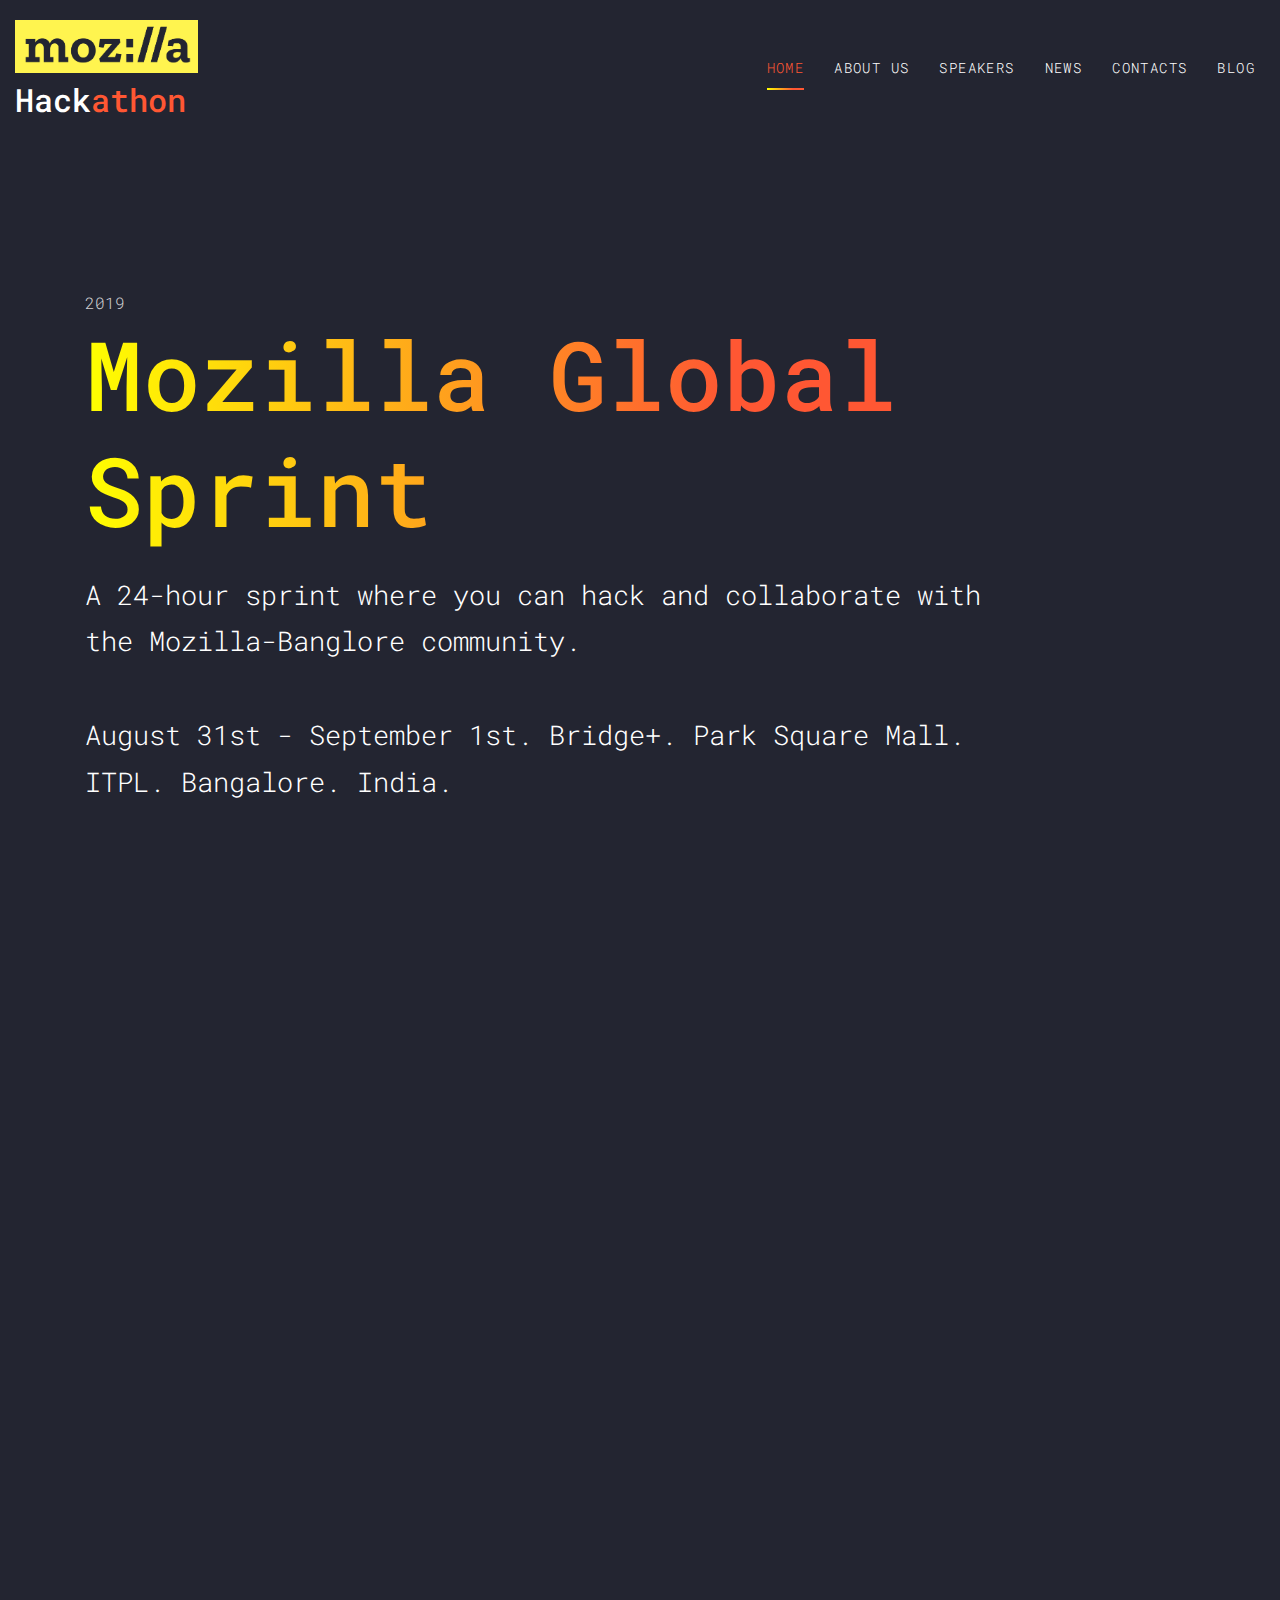
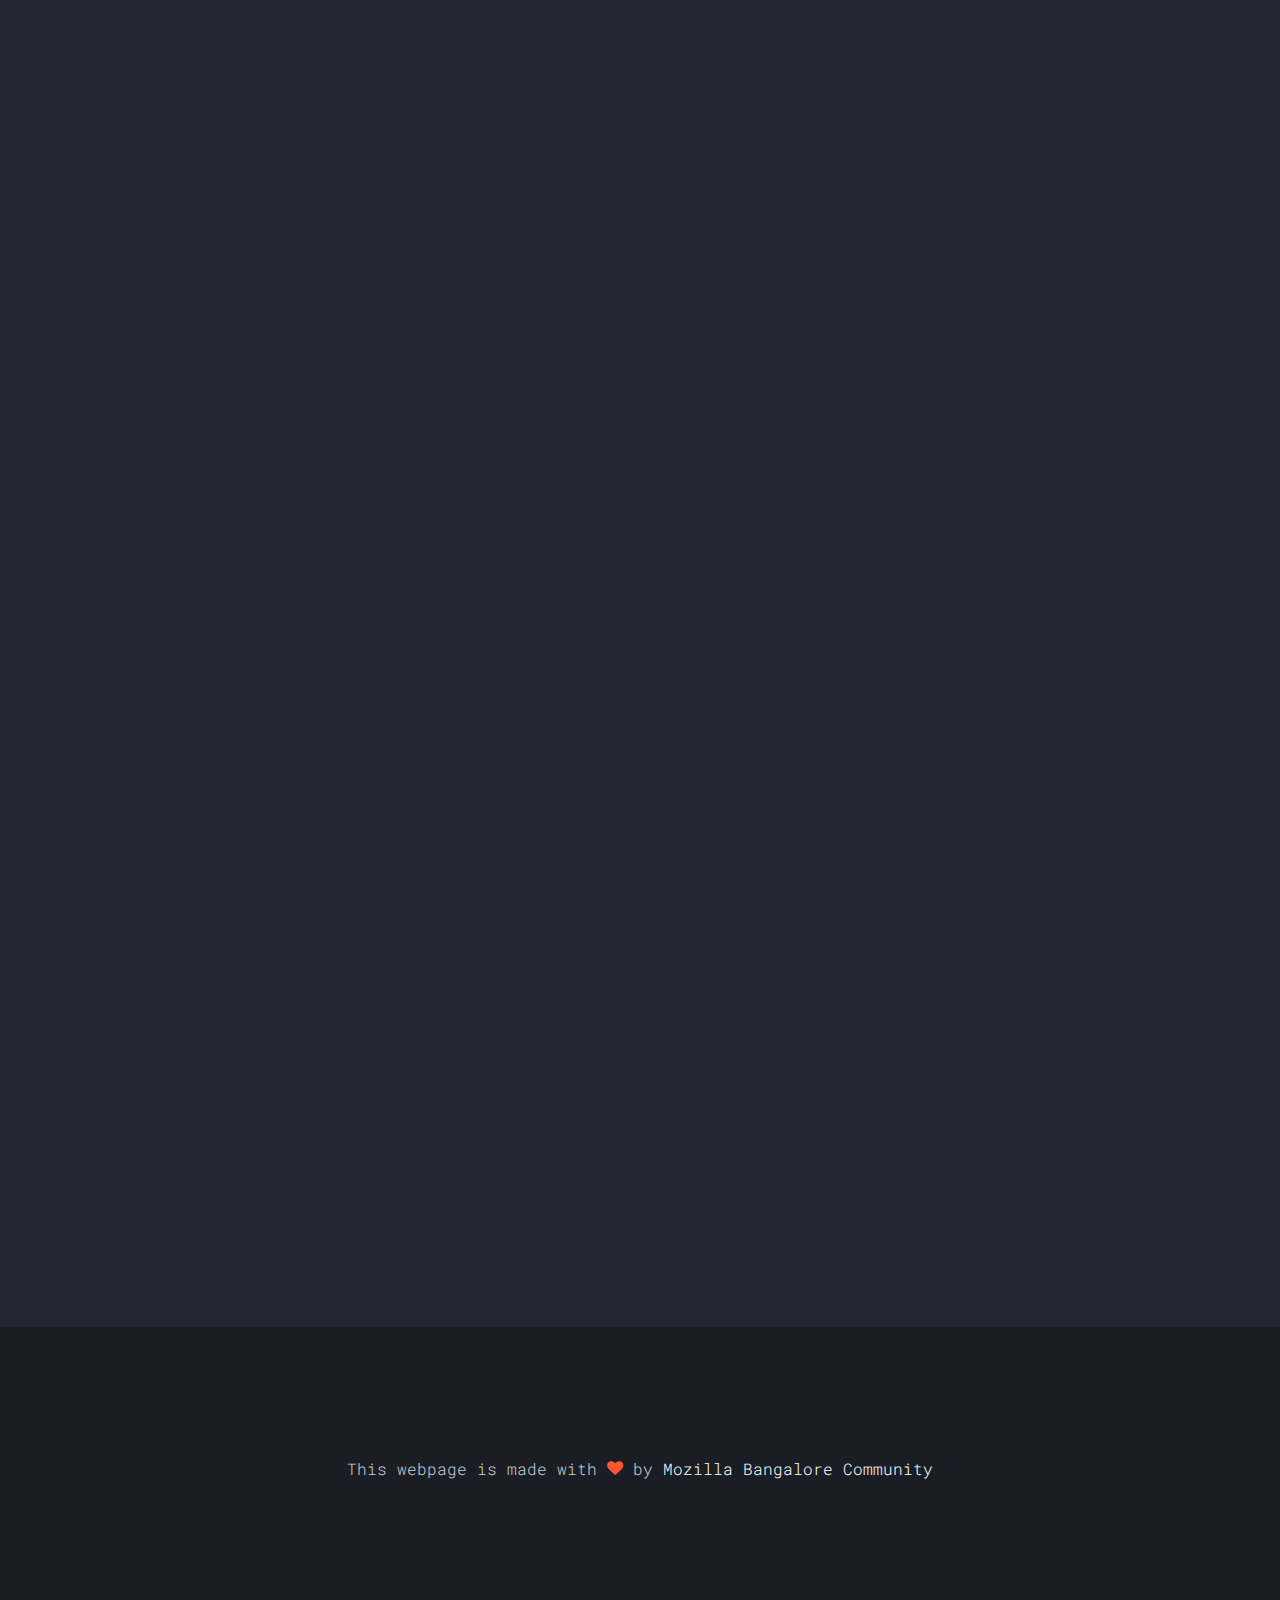
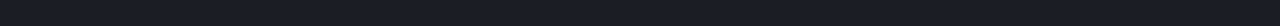
<file: index.html>
<!DOCTYPE html>
<html lang="en">

<head>
  <title>Mozilla Global Sprint &mdash; 19</title>
  <meta charset="utf-8">
  <meta name="viewport" content="width=device-width, initial-scale=1, shrink-to-fit=no">

  <link href="https://fonts.googleapis.com/css?family=Roboto+Mono" rel="stylesheet">
  <link rel="stylesheet" href="fonts/icomoon/style.css">
  <link rel="stylesheet" href="css/bootstrap.min.css">
  <link rel="stylesheet" href="css/magnific-popup.css">
  <link rel="stylesheet" href="css/jquery-ui.css">
  <link rel="stylesheet" href="css/owl.carousel.min.css">
  <link rel="stylesheet" href="css/owl.theme.default.min.css">
  <link rel="stylesheet" href="css/bootstrap-datepicker.css">
  <link rel="stylesheet" href="fonts/flaticon/font/flaticon.css">
  <link rel="stylesheet" href="css/aos.css">
  <link rel="icon" href="./images/favicon.png" type="image/png" sizes="16x16">
  <link rel="stylesheet" href="css/style.css">
</head>

<body>

  <div class="site-wrap">

    <div class="site-mobile-menu">
      <div class="site-mobile-menu-header">
        <div class="site-mobile-menu-close mt-3">
          <span class="icon-close2 js-menu-toggle"></span>
        </div>
      </div>
      <div class="site-mobile-menu-body"></div>
    </div>

    <header class="site-navbar py-3" role="banner">
      <div class="container-fluid">
        <div class="row align-items-center">
          <div class="col-11 col-xl-2">
            <h1 class="mb-0"><a href="index.html" class="text-white h2 mb-0"><img src="images/moz-logo2.png"
                  alt="Mozilla" class="img-fluid"> </a></h1>
            <h1 class="mb-0"><a href="index.html" class="text-white h2 mb-0">Hack<span class="text-primary">athon</span>
              </a></h1>
          </div>
          <div class="col-12 col-md-10 d-none d-xl-block">
            <nav class="site-navigation position-relative text-right" role="navigation">
              <ul class="site-menu js-clone-nav mx-auto d-none d-lg-block">
                <li class="active"><a href="index.html">Home</a></li>
                <li><a href="about.html">About Us</a></li>
                <li><a href="speakers.html">Speakers</a></li>
                <li><a href="news.html">News</a></li>
                <li><a href="contact.html">Contacts</a></li>
                <li><a href="https://medium.com/mozilla-india">Blog</a></li>
              </ul>
            </nav>
          </div>
          <div class="d-inline-block d-xl-none ml-md-0 mr-auto py-3" style="position: relative; top: 3px;"><a href="#"
              class="site-menu-toggle js-menu-toggle text-white"><span class="icon-menu h3"></span></a></div>
        </div>
      </div>
  </div>
  </header>

  <div class="site-section site-hero">
    <div class="container">
      <div class="row align-items-center">
        <div class="col-md-10">
          <span class="d-block mb-3 caption" data-aos="fade-up" data-aos-delay="100"></span> 2019</span>
          <h1 class="d-block mb-4" data-aos="fade-up" data-aos-delay="200">Mozilla Global Sprint</h1>
          <span class="d-block mb-5 caption" data-aos="fade-up" data-aos-delay="300">A 24-hour sprint where you can hack
            and collaborate with the Mozilla-Banglore community.</span>
          <span class="d-block mb-5 caption" data-aos="fade-up" data-aos-delay="300">August 31st - September 1st.
            Bridge+. Park Square Mall. ITPL. Bangalore. India. </a></span>
          <!-- <a href="#" class="btn-custom" data-aos="fade-up" data-aos-delay="400"><span>Buy Tickets</span></a> -->
        </div>
      </div>
    </div>
  </div>


  <div class="site-section">
    <div class="container">
      <div class="row mb-5">
        <div class="col-lg-4" data-aos="fade-up" data-aos-delay="100">
          <div class="site-section-heading">
            <h2>About Event</h2>
          </div>
        </div>
        <div class="col-lg-10 mt-5 pl-lg-5" data-aos="fade-up" data-aos-delay="200">
          <br><br><br>
          <p>
            Mozilla’s annual Global Sprint, a two-day worldwide distributed hackathon for open-source projects, is a
            great opportunity for communities of all kinds to learn open practices, collaborate, and grow together.
            At the Sprint, all are welcome, from every skill level and background — from designers, engineers, and
            educators to activists, researchers, and artists.</p>
        </div>
      </div>
    </div>
  </div>

  <div class="site-section">
    <div class="container">
      <div class="row mb-5">
        <div class="col-lg-4" data-aos="fade-up" data-aos-delay="100">
          <div class="site-section-heading">
            <h2>Speakers</h2>
          </div>
        </div>
        <div class="col-lg-10 mt-5 pl-lg-5" data-aos="fade-up" data-aos-delay="200">
          <p>Coming Soon.</p>
        </div>
      </div>

      <!-- <div class="row align-items-center speaker">
          <div class="col-lg-6 mb-5 mb-lg-0" data-aos="fade" data-aos-delay="100">
            <img src="images/person_1.jpg" alt="Image" class="img-fluid">
          </div>
          <div class="col-lg-6 ml-auto">
            <h2 class="text-white mb-4 name" data-aos="fade-right" data-aos-delay="200">Emely Peters</h2>
            <div class="bio pl-lg-5">
              <span class="text-uppercase text-primary d-block mb-3" data-aos="fade-right" data-aos-delay="300">Web Designer</span>
              <p class="mb-4" data-aos="fade-right" data-aos-delay="400">Lorem ipsum dolor sit amet consectetur adipisicing elit. Natus error deleniti dolores necessitatibus eligendi. Nesciunt repellendus ab voluptatibus. Minima architecto impedit eaque molestiae dicta quam. Cum ducimus. Culpa distinctio aperiam</p>
              <p data-aos="fade-right" data-aos-delay="500">
                Follow Emely &mdash;
                <a href="#" class="p-2"><span class="icon-facebook"></span></a>
                <a href="#" class="p-2"><span class="icon-twitter"></span></a>
                <a href="#" class="p-2"><span class="icon-github"></span></a>
              </p>
            </div>
          </div>
        </div>

        <div class="row align-items-center speaker">
          <div class="col-lg-6 mb-5 mb-lg-0 order-lg-2" data-aos="fade" data-aos-delay="100">
            <img src="images/person_2.jpg" alt="Image" class="img-fluid">
          </div>
          <div class="col-lg-6 ml-auto order-lg-1">
            <h2 class="text-white mb-4 name" data-aos="fade-left" data-aos-delay="200">Alex Anchor</h2>
            <div class="bio pr-lg-5">
              <span class="text-uppercase text-primary d-block mb-3" data-aos="fade-left" data-aos-delay="300">Web Designer</span>
              <p class="mb-4" data-aos="fade-left" data-aos-delay="400">Lorem ipsum dolor sit amet consectetur adipisicing elit. Natus error deleniti dolores necessitatibus eligendi. Nesciunt repellendus ab voluptatibus. Minima architecto impedit eaque molestiae dicta quam. Cum ducimus. Culpa distinctio aperiam</p>
              <p data-aos="fade-left" data-aos-delay="500">
                Follow Alex &mdash;
                <a href="#" class="p-2"><span class="icon-facebook"></span></a>
                <a href="#" class="p-2"><span class="icon-twitter"></span></a>
                <a href="#" class="p-2"><span class="icon-github"></span></a>
              </p>
            </div>
          </div>
        </div>

        <div class="row align-items-center speaker">
          <div class="col-lg-6 mb-5 mb-lg-0" data-aos="fade" data-aos-delay="100">
            <img src="images/person_3.jpg" alt="Image" class="img-fluid">
          </div>
          <div class="col-lg-6 ml-auto">
            <h2 class="text-white mb-4 name" data-aos="fade-right" data-aos-delay="200">Aaron Thomas</h2>
            <div class="bio pl-lg-5">
              <span class="text-uppercase text-primary d-block mb-3" data-aos="fade-right" data-aos-delay="300">Web Designer</span>
              <p class="mb-4" data-aos="fade-right" data-aos-delay="400">Lorem ipsum dolor sit amet consectetur adipisicing elit. Natus error deleniti dolores necessitatibus eligendi. Nesciunt repellendus ab voluptatibus. Minima architecto impedit eaque molestiae dicta quam. Cum ducimus. Culpa distinctio aperiam</p>
              <p data-aos="fade-right" data-aos-delay="500">
                Follow Aaron &mdash;
                <a href="#" class="p-2"><span class="icon-facebook"></span></a>
                <a href="#" class="p-2"><span class="icon-twitter"></span></a>
                <a href="#" class="p-2"><span class="icon-github"></span></a>
              </p>
            </div>
          </div>
        </div>

      
        <div class="row align-items-center speaker">
          <div class="col-lg-6 mb-5 mb-lg-0 order-lg-2" data-aos="fade" data-aos-delay="100">
            <img src="images/person_4.jpg" alt="Image" class="img-fluid">
          </div>
          <div class="col-lg-6 ml-auto order-lg-1">
            <h2 class="text-white mb-4 name" data-aos="fade-left" data-aos-delay="200">Chris Mathews</h2>
            <div class="bio pr-lg-5">
              <span class="text-uppercase text-primary d-block mb-3" data-aos="fade-left" data-aos-delay="300">Web Designer</span>
              <p class="mb-4" data-aos="fade-left" data-aos-delay="400">Lorem ipsum dolor sit amet consectetur adipisicing elit. Natus error deleniti dolores necessitatibus eligendi. Nesciunt repellendus ab voluptatibus. Minima architecto impedit eaque molestiae dicta quam. Cum ducimus. Culpa distinctio aperiam</p>
              <p data-aos="fade-left" data-aos-delay="500">
                Follow Chris &mdash;
                <a href="#" class="p-2"><span class="icon-facebook"></span></a>
                <a href="#" class="p-2"><span class="icon-twitter"></span></a>
                <a href="#" class="p-2"><span class="icon-github"></span></a>
              </p>
            </div>
          </div>
        </div> -->


    </div>
  </div>



  <!-- <div class="site-section">
      <div class="container">
        <div class="row mb-5">
          <div class="col-lg-4" data-aos="fade-up">
            <div class="site-section-heading">
              <h2>Programs</h2>
            </div>
          </div>
          <div class="col-lg-6 mt-5 pl-lg-5" data-aos="fade-up" data-aos-delay="100">
            <p>Lorem ipsum dolor sit amet consectetur adipisicing elit. Natus error deleniti dolores necessitatibus eligendi. Nesciunt repellendus ab voluptatibus.</p>
          </div>
        </div>

        <div class="row align-items-stretch program">
          <div class="col-12 border-top border-bottom py-5" data-aos="fade" data-aos-delay="200">
            <div class="row align-items-stretch">
              <div class="col-md-3 text-white mb-3 mb-md-0"><span class="h4">8:00</span> <span>AM</span></div>
              <div class="col-md-9">
                <h2 class="text-white">Design your open source strategy</h2>
                <span>Chris Mathews</span>
              </div>
            </div>
          </div>

          <div class="col-12 border-bottom py-5" data-aos="fade" data-aos-delay="300">
            <div class="row align-items-stretch">
              <div class="col-md-3 text-white mb-3 mb-md-0"><span class="h4">9:30</span> <span>AM</span></div>
              <div class="col-md-9">
                <h2 class="text-white">Design your open source strategy</h2>
                <span>Chris Mathews</span>
              </div>
            </div>
          </div>

          <div class="col-12 border-bottom py-5" data-aos="fade" data-aos-delay="400">
            <div class="row align-items-stretch">
              <div class="col-md-3 text-white mb-3 mb-md-0"><span class="h4">10:30</span> <span>AM</span></div>
              <div class="col-md-9">
                <h2 class="text-white">Design your open source strategy</h2>
                <span>Chris Mathews</span>
              </div>
            </div>
          </div>

          <div class="col-12 border-bottom py-5" data-aos="fade" data-aos-delay="500">
            <div class="row align-items-stretch">
              <div class="col-md-3 text-white mb-3 mb-md-0"><span class="h4">10:45</span> <span>NOON</span></div>
              <div class="col-md-9">
                <h2 class="text-white">Break With Snacks</h2>
              </div>
            </div>
          </div>

          <div class="col-12 border-bottom py-5" data-aos="fade" data-aos-delay="600">
            <div class="row align-items-stretch">
              <div class="col-md-3 text-white mb-3 mb-md-0"><span class="h4">11:30</span> <span>AM</span></div>
              <div class="col-md-9">
                <h2 class="text-white">Design your open source strategy</h2>
                <span>Chris Mathews</span>
              </div>
            </div>
          </div>

          <div class="col-12 border-bottom py-5" data-aos="fade" data-aos-delay="700">
            <div class="row align-items-stretch">
              <div class="col-md-3 text-white mb-3 mb-md-0"><span class="h4">12:00</span> <span>NOON</span></div>
              <div class="col-md-9">
                <h2 class="text-white">Break For Lunch</h2>
              </div>
            </div>
          </div>


        </div>
      </div>
    </div> -->

  <div class="site-section">
    <div class="container">
      <div class="row mb-5">
        <div class="col-lg-4 ">
          <div class="site-section-heading" data-aos="fade-up">
            <h2>Sponsors</h2>
          </div>
        </div>
        <div class="col-lg-10 mt-5 pl-lg-5" data-aos="fade-up" data-aos-delay="100">
          <p>Coming Soon. Wish to sponser? Fill the form below.</p>
        </div>
      </div>
      <!-- <div class="row mb-5">
          <div class="col-md-6 col-lg-4 mb-5 mb-lg-0" data-aos="fade" data-aos-delay="200">
            <img src="images/logo_1.png" alt="Image" class="img-fluid">
          </div>
          <div class="col-md-6 col-lg-4 mb-5 mb-lg-0" data-aos="fade" data-aos-delay="300">
            <img src="images/logo_2.png" alt="Image" class="img-fluid">
          </div>
          <div class="col-md-6 col-lg-4 mb-5 mb-lg-0" data-aos="fade" data-aos-delay="400">
            <img src="images/logo_3.png" alt="Image" class="img-fluid">
          </div>

          <div class="col-md-6 col-lg-4 mb-5 mb-lg-0" data-aos="fade" data-aos-delay="500">
            <img src="images/logo_4.png" alt="Image" class="img-fluid">
          </div>
          <div class="col-md-6 col-lg-4 mb-5 mb-lg-0" data-aos="fade" data-aos-delay="600">
            <img src="images/logo_5.png" alt="Image" class="img-fluid">
          </div>
          <div class="col-md-6 col-lg-4 mb-5 mb-lg-0" data-aos="fade" data-aos-delay="700">
            <img src="images/logo_6.png" alt="Image" class="img-fluid">
          </div> -->

    </div>

    <div class="row" data-aos="fade-up" data-aos-delay="500">
      <div class="col-12 text-center pt-5">
        <a href="" class="btn-custom" data-aos="fade-up" data-aos-delay="800"><span>Coming Soon!</span></a>
      </div>
    </div>
  </div>
  </div>

  <!-- <div class="site-section">
      <div class="container">
        <div class="row mb-5">
          <div class="col-lg-4 ">
            <div class="site-section-heading" data-aos="fade-up">
              <h2>Volunteer</h2>
            </div>
          </div>
          <div class="col-lg-10 mt-5 pl-lg-5" data-aos="fade-up" data-aos-delay="100">
            <p>Interested in volunteering? Just fill the form.</p>
          </div>
        </div>
        <!-- <div class="row mb-5">
          <div class="col-md-6 col-lg-4 mb-5 mb-lg-0" data-aos="fade" data-aos-delay="200">
            <img src="images/logo_1.png" alt="Image" class="img-fluid">
          </div>
          <div class="col-md-6 col-lg-4 mb-5 mb-lg-0" data-aos="fade" data-aos-delay="300">
            <img src="images/logo_2.png" alt="Image" class="img-fluid">
          </div>
          <div class="col-md-6 col-lg-4 mb-5 mb-lg-0" data-aos="fade" data-aos-delay="400">
            <img src="images/logo_3.png" alt="Image" class="img-fluid">
          </div>

          <div class="col-md-6 col-lg-4 mb-5 mb-lg-0" data-aos="fade" data-aos-delay="500">
            <img src="images/logo_4.png" alt="Image" class="img-fluid">
          </div>
          <div class="col-md-6 col-lg-4 mb-5 mb-lg-0" data-aos="fade" data-aos-delay="600">
            <img src="images/logo_5.png" alt="Image" class="img-fluid">
          </div>
          <div class="col-md-6 col-lg-4 mb-5 mb-lg-0" data-aos="fade" data-aos-delay="700">
            <img src="images/logo_6.png" alt="Image" class="img-fluid">
          </div> -->

  <!-- </div> -->

  <!-- <div class="row" data-aos="fade-up" data-aos-delay="500">
          <div class="col-12 text-center pt-5">
            <a href="https://www.cognitoforms.com/IIITHyderabad2/VolunteerFormInternetHealthSprint19" class="btn-custom" data-aos="fade-up" data-aos-delay="800"><span>Be a Volunteer</span></a>
          </div>
        </div>
      </div>
    </div>  -->
  <!-- <div class="site-section">
      <div class="container">
        <div class="row mb-5">
          <div class="col-lg-4">
            <div class="site-section-heading" data-aos="fade-up">
              <h2>News</h2>
            </div>
          </div>
          <div class="col-lg-6 mt-5 pl-lg-5" data-aos="fade-up" data-aos-delay="100">
            <p>Lorem ipsum dolor sit amet consectetur adipisicing elit. Natus error deleniti dolores necessitatibus eligendi. Nesciunt repellendus ab voluptatibus.</p>
          </div>
        </div>

        <div class="row mb-5">
          <div class="col-md-6 col-lg-4 mb-5 mb-lg-0 blog-entry"  data-aos="fade-up" data-aos-delay="200">
            <a href="#" class="d-block mb-4">
              <img src="images/person_1.jpg" alt="Image" class="img-fluid"> 
            </a>
            <h2 class="mb-4"><a href="#">Design your open source strategy</a></h2>
            <div class="mb-4 post-meta d-flex align-items-center">
              <div class="mr-2"><img src="images/person_1.jpg" alt="Image" class="img-fluid"></div>
              <div><span>By <a href="#">Emely Peters</a></span> &mdash; <span>Sep. 10, 2019</span></div> 
            </div>
            <p>Lorem ipsum dolor sit amet consectetur adipisicing elit. Natus error deleniti dolores necessitatibus eligendi. Nesciunt repellendus ab voluptatibus.
          </div>

          <div class="col-md-6 col-lg-4 mb-5 mb-lg-0 blog-entry" data-aos="fade-up" data-aos-delay="300">
            <a href="#" class="d-block mb-4">
              <img src="images/person_1.jpg" alt="Image" class="img-fluid"> 
            </a>
            <h2 class="mb-4"><a href="#">Design your open source strategy</a></h2>
            <div class="mb-4 post-meta d-flex align-items-center">
              <div class="mr-2"><img src="images/person_1.jpg" alt="Image" class="img-fluid"></div>
              <div><span>By <a href="#">Emely Peters</a></span> &mdash; <span>Sep. 10, 2019</span></div> 
            </div>
            <p>Lorem ipsum dolor sit amet consectetur adipisicing elit. Natus error deleniti dolores necessitatibus eligendi. Nesciunt repellendus ab voluptatibus.
          </div>

          <div class="col-md-6 col-lg-4 mb-5 mb-lg-0 blog-entry" data-aos="fade-up" data-aos-delay="400">
            <a href="#" class="d-block mb-4">
              <img src="images/person_1.jpg" alt="Image" class="img-fluid"> 
            </a>
            <h2 class="mb-4"><a href="#">Design your open source strategy</a></h2>
            <div class="mb-4 post-meta d-flex align-items-center">
              <div class="mr-2"><img src="images/person_1.jpg" alt="Image" class="img-fluid"></div>
              <div><span>By <a href="#">Emely Peters</a></span> &mdash; <span>Sep. 10, 2019</span></div> 
            </div>
            <p>Lorem ipsum dolor sit amet consectetur adipisicing elit. Natus error deleniti dolores necessitatibus eligendi. Nesciunt repellendus ab voluptatibus.
          </div>

        </div>
        <div class="row" data-aos="fade-up" data-aos-delay="500">
          <div class="col-12 text-center">
            <a href="#" class="btn-custom" data-aos="fade-up" data-aos-delay="400"><span>More Blog Posts</span></a>
          </div>
        </div>
      </div>
    </div> -->

  <footer class="site-footer">
    <!-- <div class="container">
        <div class="row mb-5">
          <div class="col-md-4">
            <h2 class="footer-heading text-uppercase mb-4">About Event</h2>
            <p>Lorem ipsum dolor sit amet consectetur adipisicing elit aliquid quibusdam fugit architecto.</p>
          </div>
          <div class="col-md-3 ml-auto">
            <h2 class="footer-heading text-uppercase mb-4">Quick Links</h2>
            <ul class="list-unstyled">
              <li><a href="#">About Us</a></li>
              <li><a href="#">Speakers</a></li>
              <li><a href="#">Gallery</a></li>
              <li><a href="#">Contact Us</a></li>
            </ul>
          </div>
          <div class="col-md-4">
            <h2 class="footer-heading text-uppercase mb-4">Connect with Us</h2>
            <p>
              <a href="#" class="p-2 pl-0"><span class="icon-facebook"></span></a>
              <a href="#" class="p-2"><span class="icon-twitter"></span></a>
              <a href="#" class="p-2"><span class="icon-youtube"></span></a>
              <a href="#" class="p-2"><span class="icon-instagram"></span></a>
            </p>
          </div>
        </div> -->
    <!-- <div class="row">
           -->
    <div class="col-md-12 text-center">
      <p>
        This webpage is made with <i class="icon-heart text-primary" aria-hidden="true"></i> by <a
          href="https://t.me/moztsap" target="_blank">Mozilla Bangalore Community</a>
      </p>

    </div>
    <!-- </div>
      </div> -->
  </footer>

  </div>

  <script src="js/jquery-3.3.1.min.js"></script>
  <script src="js/jquery-migrate-3.0.1.min.js"></script>
  <script src="js/jquery-ui.js"></script>
  <script src="js/popper.min.js"></script>
  <script src="js/bootstrap.min.js"></script>
  <script src="js/owl.carousel.min.js"></script>
  <script src="js/jquery.stellar.min.js"></script>
  <script src="js/jquery.countdown.min.js"></script>
  <script src="js/jquery.magnific-popup.min.js"></script>
  <script src="js/bootstrap-datepicker.min.js"></script>
  <script src="js/aos.js"></script>
  <script src="js/main.js"></script>

</body>

</html>
</file>
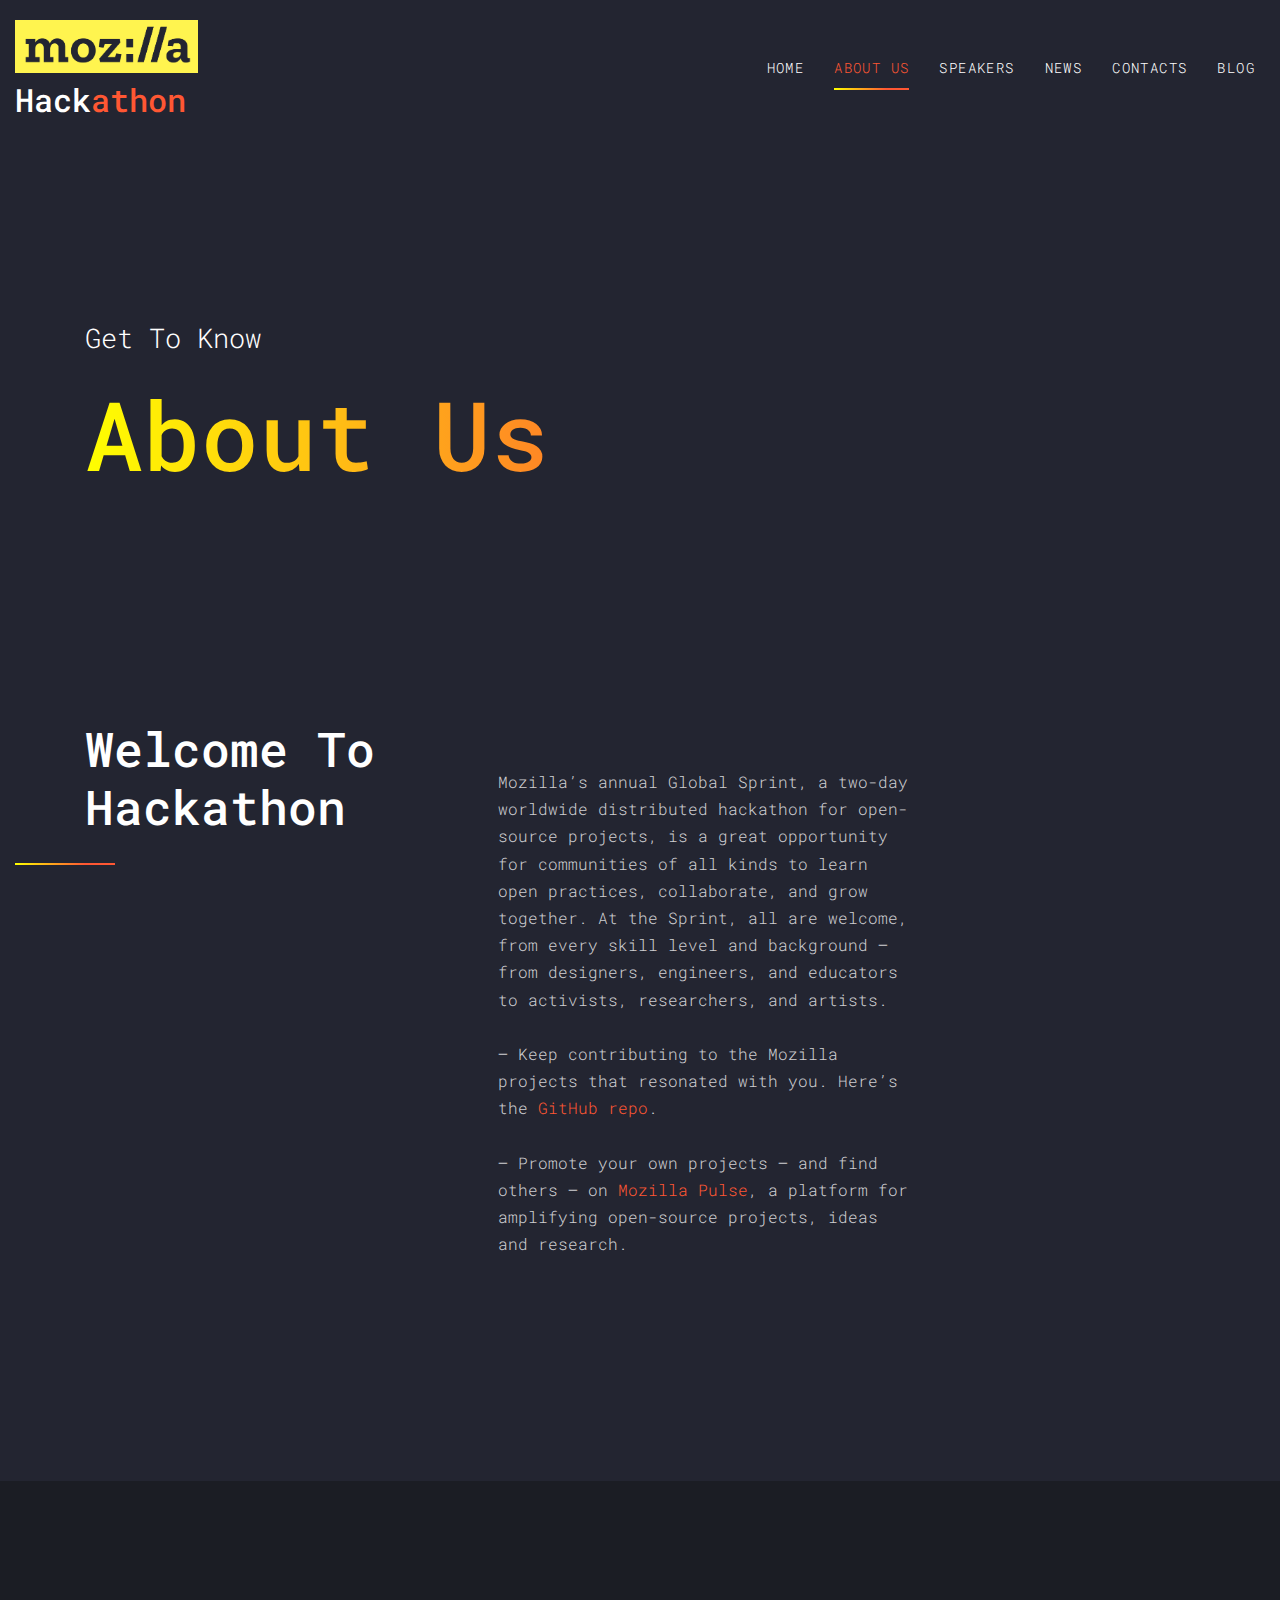
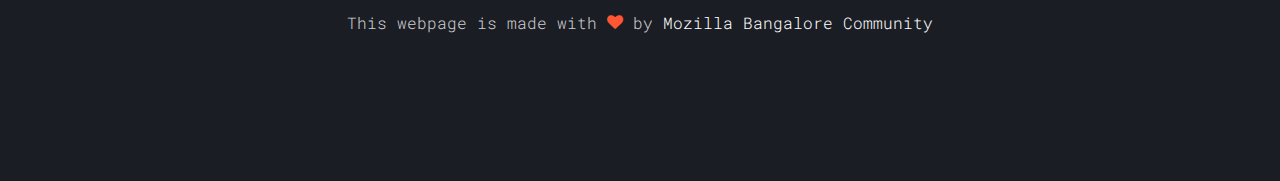
<file: about.html>
<!DOCTYPE html>
<html lang="en">

<head>
  <title>Mozilla Global Sprint &mdash; 19</title>
  <meta charset="utf-8">
  <meta name="viewport" content="width=device-width, initial-scale=1, shrink-to-fit=no">

  <link href="https://fonts.googleapis.com/css?family=Roboto+Mono" rel="stylesheet">
  <link rel="stylesheet" href="fonts/icomoon/style.css">
  <link rel="stylesheet" href="css/bootstrap.min.css">
  <link rel="stylesheet" href="css/magnific-popup.css">
  <link rel="stylesheet" href="css/jquery-ui.css">
  <link rel="stylesheet" href="css/owl.carousel.min.css">
  <link rel="stylesheet" href="css/owl.theme.default.min.css">
  <link rel="stylesheet" href="css/bootstrap-datepicker.css">
  <link rel="stylesheet" href="fonts/flaticon/font/flaticon.css">
  <link rel="stylesheet" href="css/aos.css">
  <link rel="icon" href="./images/favicon.png" type="image/png" sizes="16x16">
  <link rel="stylesheet" href="css/style.css">
</head>

<body>

  <div class="site-wrap">

    <div class="site-mobile-menu">
      <div class="site-mobile-menu-header">
        <div class="site-mobile-menu-close mt-3">
          <span class="icon-close2 js-menu-toggle"></span>
        </div>
      </div>
      <div class="site-mobile-menu-body"></div>
    </div>

    <header class="site-navbar py-3" role="banner">
      <div class="container-fluid">
        <div class="row align-items-center">
          <div class="col-11 col-xl-2">
            <h1 class="mb-0"><a href="index.html" class="text-white h2 mb-0"><img src="images/moz-logo2.png"
                  alt="Mozilla" class="img-fluid"> </a></h1>
            <h1 class="mb-0"><a href="index.html" class="text-white h2 mb-0">Hack<span class="text-primary">athon</span>
              </a></h1>
          </div>
          <div class="col-12 col-md-10 d-none d-xl-block">
            <nav class="site-navigation position-relative text-right" role="navigation">
              <ul class="site-menu js-clone-nav mx-auto d-none d-lg-block">
                <li><a href="index.html">Home</a></li>
                <li class="active"><a href="about.html">About Us</a></li>
                <li><a href="speakers.html">Speakers</a></li>
                <li><a href="news.html">News</a></li>
                <li><a href="contact.html">Contacts</a></li>
                <li><a href="https://medium.com/mozilla-india">Blog</a></li>
              </ul>
            </nav>
          </div>
          <div class="d-inline-block d-xl-none ml-md-0 mr-auto py-3" style="position: relative; top: 3px;"><a href="#"
              class="site-menu-toggle js-menu-toggle text-white"><span class="icon-menu h3"></span></a></div>
        </div>
      </div>
  </div>
  </header>

  <div class="site-section site-hero inner">
    <div class="container">
      <div class="row align-items-center">
        <div class="col-md-10">
          <br><br><br><br>
          <span class="d-block mb-3 caption" data-aos="fade-up">Get To Know</span>
          <h1 class="d-block mb-4" data-aos="fade-up" data-aos-delay="100">About Us</h1>
        </div>
      </div>
    </div>
  </div>

  <div class="site-section">
    <div class="container">
      <div class="row mb-5">
        <div class="col-lg-4 ">
          <div class="site-section-heading" data-aos="fade-up" data-aos-delay="100">
            <h2>Welcome To Hackathon</h2>
          </div>
        </div>
        <div class="col-lg-5 mt-5 pl-lg-5" data-aos="fade-up" data-aos-delay="200">
          <p>Mozilla’s annual Global Sprint, a two-day worldwide distributed hackathon for open-source projects, is a
            great opportunity for communities of all kinds to learn open practices, collaborate, and grow together.

            At the Sprint, all are welcome, from every skill level and background — from designers, engineers, and
            educators to activists, researchers, and artists.

            <br><br>— Keep contributing to the Mozilla projects that resonated with you. Here’s the <a
              href="https://github.com/mozilla" target="blank">GitHub repo</a>.

            <br><br>— Promote your own projects — and find others — on <a href="https://www.mozillapulse.org/featured"
              target="blank">Mozilla Pulse</a>, a platform for amplifying open-source projects, ideas and research.</p>
        </div>
      </div>
      <!-- <div class="row">
          <div class="col-md-4" data-aos="fade-up" data-aos-delay="400"><span class="text-primary">The Conference</span></div>
          <div class="col-md-6" data-aos="fade-up" data-aos-delay="500">
            <p>Lorem ipsum dolor sit amet, consectetur adipisicing elit. Ex et rem ea, voluptatem harum autem reprehenderit dolor, asperiores voluptate, odio expedita modi quam eum suscipit, ut illum consequuntur atque. Nisi.</p>
            <p>Cupiditate nostrum aliquam rem et, blanditiis iusto ipsa ab aspernatur tenetur ad! Dicta perspiciatis, laborum at natus hic nulla laboriosam, suscipit iusto quas animi, numquam sunt. Vel nemo aliquam asperiores.</p>
            <p class="mb-5">Aspernatur sequi eum debitis illum inventore. Labore libero, minus tenetur, mollitia eaque officiis molestiae necessitatibus fugit at architecto eum recusandae nam, saepe aspernatur unde alias tempora ipsum. Neque, delectus tenetur.</p>

            <div class="d-flex coordinator align-items-center">
              <div class="mr-4">
                <img src="images/person_2.jpg" alt="Image" class="img-fluid">
              </div>
              <span>By <span class="text-white">Luke Jones</span> <br> Conference Coordinator</span>
            </div>
          </div> -->
    </div>
  </div>
  </div>



  <!-- <div class="site-section">
      <div class="container">
        <div class="row mb-5 justify-content-center">
          <div class="col-lg-4 mb-5">
            <div class="site-section-heading" data-aos="fade-up">
              <h2 class="text-center">Our Team</h2>
            </div>
          </div>
        </div>

        <div class="row">

          <div class="col-md-6 col-lg-4 mb-5 mb-lg-5" data-aos="fade-up" data-aos-delay="100">
            <div class="testimony text-center"> 
              <figure>
                <img src="images/person_1.jpg" alt="Image" class="img-fluid">
              </figure>
              <blockquote>
                <p class="author mb-0">Emely Peters</p>
                <p class="text-muted mb-4">Coordinator</p>
                <p>Lorem ipsum dolor sit amet, consectetur adipisicing elit. Maxime exercitationem alias reprehenderit error quidem aliquam ad minus, veritatis modi.&</p>
                
              </blockquote>
            </div>
          </div>

          <div class="col-md-6 col-lg-4 mb-5 mb-lg-5" data-aos="fade-up" data-aos-delay="200">
            <div class="testimony text-center">
              <figure>
                <img src="images/person_2.jpg" alt="Image" class="img-fluid">
              </figure>
              <blockquote>
                <p class="author mb-0">Alex Anchors</p>
                <p class="text-muted mb-4">Coordinator</p>
                <p>Lorem ipsum dolor sit amet, consectetur adipisicing elit. Maxime exercitationem alias reprehenderit error quidem aliquam ad minus, veritatis modi.&</p>
                
              </blockquote>
            </div>
          </div>

          <div class="col-md-6 col-lg-4 mb-5 mb-lg-5" data-aos="fade-up" data-aos-delay="300">
            <div class="testimony text-center">
              <figure>
                <img src="images/person_3.jpg" alt="Image" class="img-fluid">
              </figure>
              <blockquote>
                <p class="author mb-0">Aaron Thomas</p>
                <p class="text-muted mb-4">Coordinator</p>
                <p>Lorem ipsum dolor sit amet, consectetur adipisicing elit. Maxime exercitationem alias reprehenderit error quidem aliquam ad minus, veritatis modi.&</p>
                
              </blockquote>
            </div>
          </div>

          <div class="col-md-6 col-lg-4 mb-5 mb-lg-5" data-aos="fade-up" data-aos-delay="400">
            <div class="testimony text-center">
              <figure>
                <img src="images/person_1.jpg" alt="Image" class="img-fluid">
              </figure>
              <blockquote>
                <p class="author mb-0">Emely Peters</p>
                <p class="text-muted mb-4">Coordinator</p>
                <p>Lorem ipsum dolor sit amet, consectetur adipisicing elit. Maxime exercitationem alias reprehenderit error quidem aliquam ad minus, veritatis modi.&</p>
                
              </blockquote>
            </div>
          </div>

          <div class="col-md-6 col-lg-4 mb-5 mb-lg-5" data-aos="fade-up" data-aos-delay="500">
            <div class="testimony text-center">
              <figure>
                <img src="images/person_2.jpg" alt="Image" class="img-fluid">
              </figure>
              <blockquote>
                <p class="author mb-0">Alex Anchors</p>
                <p class="text-muted mb-4">Coordinator</p>
                <p>Lorem ipsum dolor sit amet, consectetur adipisicing elit. Maxime exercitationem alias reprehenderit error quidem aliquam ad minus, veritatis modi.&</p>
                
              </blockquote>
            </div>
          </div>

          <div class="col-md-6 col-lg-4 mb-5 mb-lg-5" data-aos="fade-up" data-aos-delay="600">
            <div class="testimony text-center">
              <figure>
                <img src="images/person_3.jpg" alt="Image" class="img-fluid">
              </figure>
              <blockquote>
                <p class="author mb-0">Aaron Thomas</p>
                <p class="text-muted mb-4">Coordinator</p>
                <p>Lorem ipsum dolor sit amet, consectetur adipisicing elit. Maxime exercitationem alias reprehenderit error quidem aliquam ad minus, veritatis modi.&</p>
                
              </blockquote>
            </div>
          </div>
        </div>



        

      </div>
    </div> -->

  <!-- <div class="site-section">
      <div class="container">
        <div class="row mb-5">
          <div class="col-lg-4 ">
            <div class="site-section-heading" data-aos="fade-up">
              <h2>Sponsors</h2>
            </div>
          </div>
          <div class="col-lg-6 mt-5 pl-lg-5" data-aos="fade-up" data-aos-delay="100">
            <p>Lorem ipsum dolor sit amet consectetur adipisicing elit. Natus error deleniti dolores necessitatibus eligendi. Nesciunt repellendus ab voluptatibus.</p>
          </div>
        </div>
        <div class="row">
          <div class="col-md-6 col-lg-4 mb-5 mb-lg-0" data-aos="fade" data-aos-delay="200">
            <img src="images/logo_1.png" alt="Image" class="img-fluid">
          </div>
          <div class="col-md-6 col-lg-4 mb-5 mb-lg-0" data-aos="fade" data-aos-delay="300">
            <img src="images/logo_2.png" alt="Image" class="img-fluid">
          </div>
          <div class="col-md-6 col-lg-4 mb-5 mb-lg-0" data-aos="fade" data-aos-delay="400">
            <img src="images/logo_3.png" alt="Image" class="img-fluid">
          </div>

          <div class="col-md-6 col-lg-4 mb-5 mb-lg-0" data-aos="fade" data-aos-delay="500">
            <img src="images/logo_4.png" alt="Image" class="img-fluid">
          </div>
          <div class="col-md-6 col-lg-4 mb-5 mb-lg-0" data-aos="fade" data-aos-delay="600">
            <img src="images/logo_5.png" alt="Image" class="img-fluid">
          </div>
          <div class="col-md-6 col-lg-4 mb-5 mb-lg-0" data-aos="fade" data-aos-delay="700">
            <img src="images/logo_6.png" alt="Image" class="img-fluid">
          </div>

        </div>
      </div>
    </div> -->



  <footer class="site-footer">
    <!-- <div class="container">
        <div class="row mb-5">
          <div class="col-md-4">
            <h2 class="footer-heading text-uppercase mb-4">About Event</h2>
            <p>Lorem ipsum dolor sit amet consectetur adipisicing elit aliquid quibusdam fugit architecto.</p>
          </div>
          <div class="col-md-3 ml-auto">
            <h2 class="footer-heading text-uppercase mb-4">Quick Links</h2>
            <ul class="list-unstyled">
              <li><a href="#">About Us</a></li>
              <li><a href="#">Speakers</a></li>
              <li><a href="#">Gallery</a></li>
              <li><a href="#">Contact Us</a></li>
            </ul>
          </div>
          <div class="col-md-4">
            <h2 class="footer-heading text-uppercase mb-4">Connect with Us</h2>
            <p>
              <a href="#" class="p-2 pl-0"><span class="icon-facebook"></span></a>
              <a href="#" class="p-2"><span class="icon-twitter"></span></a>
              <a href="#" class="p-2"><span class="icon-youtube"></span></a>
              <a href="#" class="p-2"><span class="icon-instagram"></span></a>
            </p>
          </div>
        </div> -->
    <!-- <div class="row">
           -->
    <div class="col-md-12 text-center">
      <p>
        This webpage is made with <i class="icon-heart text-primary" aria-hidden="true"></i> by <a
          href="https://t.me/moztsap" target="_blank">Mozilla Bangalore Community</a>
      </p>

    </div>
    <!-- </div>
      </div> -->
  </footer>

  </div>

  <script src="js/jquery-3.3.1.min.js"></script>
  <script src="js/jquery-migrate-3.0.1.min.js"></script>
  <script src="js/jquery-ui.js"></script>
  <script src="js/popper.min.js"></script>
  <script src="js/bootstrap.min.js"></script>
  <script src="js/owl.carousel.min.js"></script>
  <script src="js/jquery.stellar.min.js"></script>
  <script src="js/jquery.countdown.min.js"></script>
  <script src="js/jquery.magnific-popup.min.js"></script>
  <script src="js/bootstrap-datepicker.min.js"></script>
  <script src="js/aos.js"></script>

  <script src="js/main.js"></script>

</body>

</html>
</file>
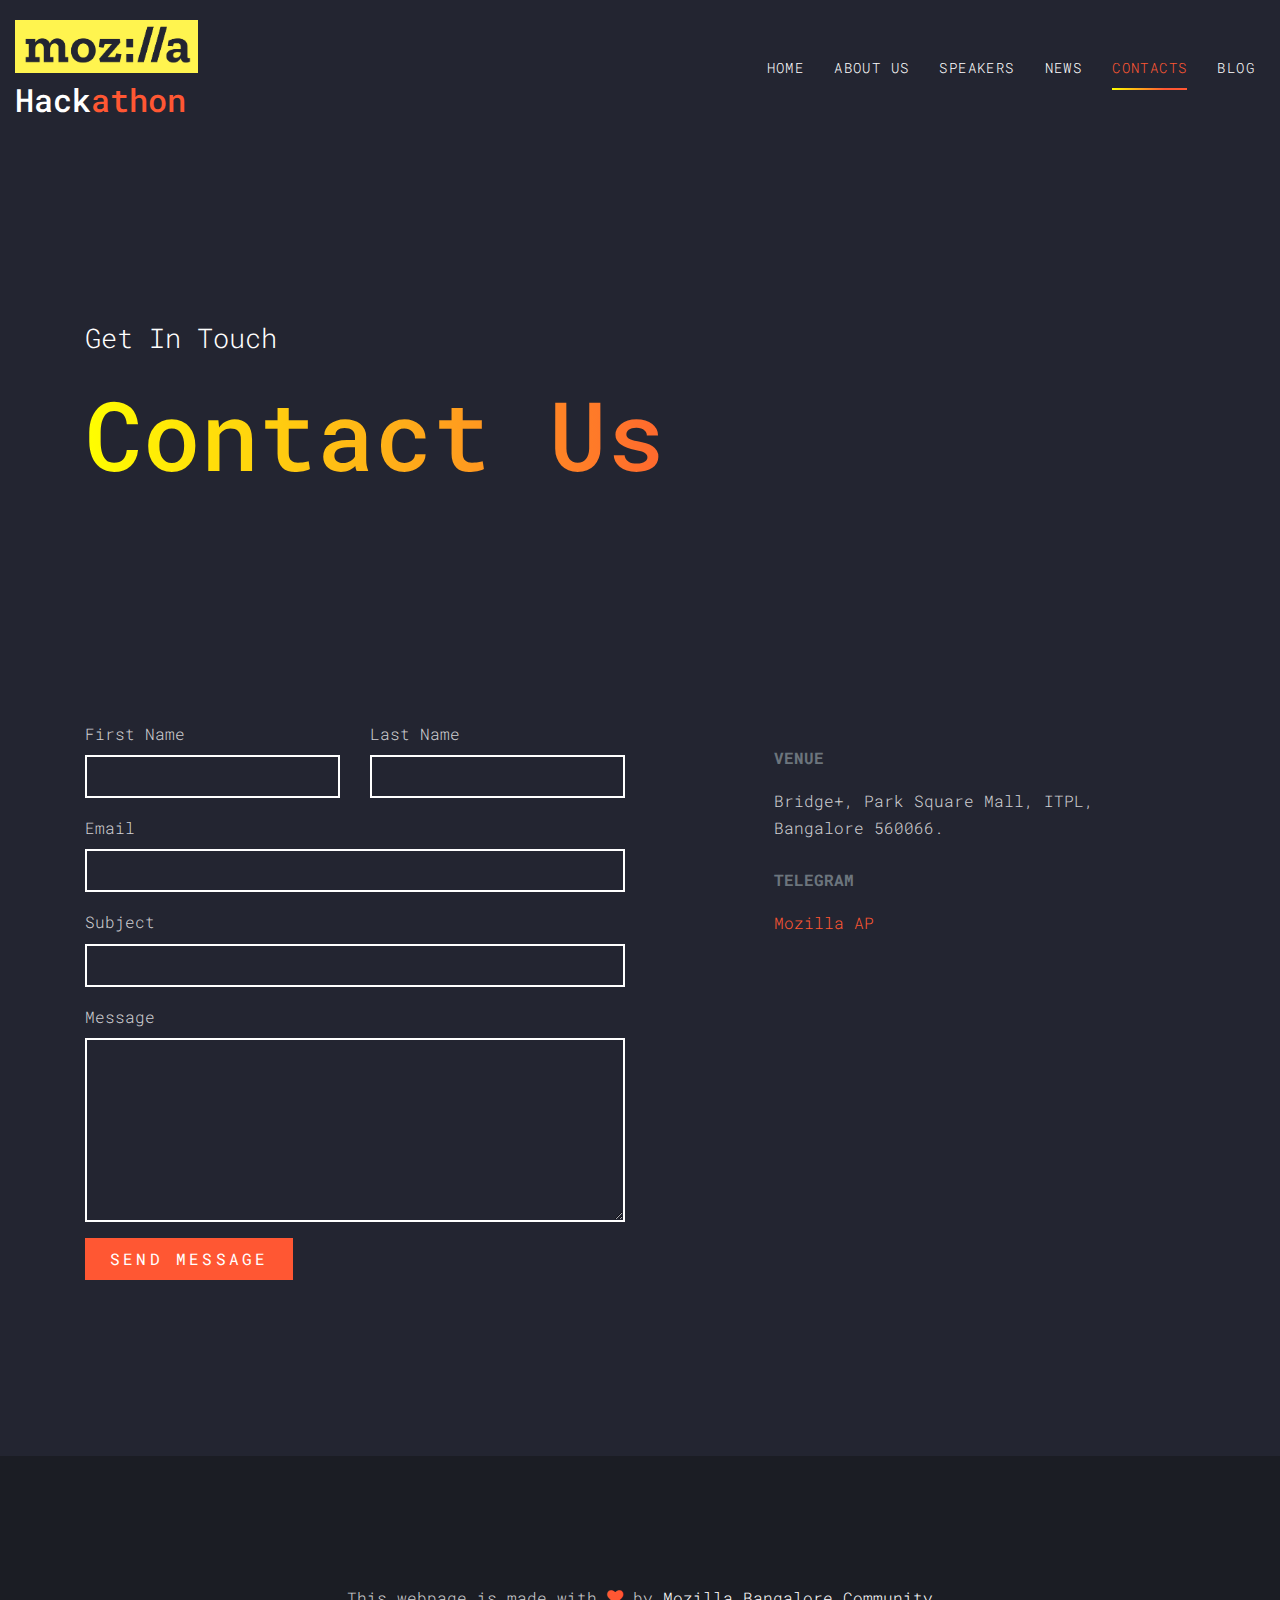
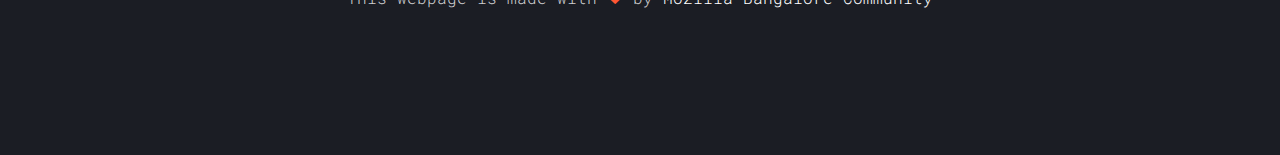
<file: contact.html>
<!DOCTYPE html>
<html lang="en">

<head>
  <title>Mozilla Global Sprint &mdash; 19</title>
  <meta charset="utf-8">
  <meta name="viewport" content="width=device-width, initial-scale=1, shrink-to-fit=no">

  <link href="https://fonts.googleapis.com/css?family=Roboto+Mono" rel="stylesheet">
  <link rel="stylesheet" href="fonts/icomoon/style.css">
  <link rel="stylesheet" href="css/bootstrap.min.css">
  <link rel="stylesheet" href="css/magnific-popup.css">
  <link rel="stylesheet" href="css/jquery-ui.css">
  <link rel="stylesheet" href="css/owl.carousel.min.css">
  <link rel="stylesheet" href="css/owl.theme.default.min.css">
  <link rel="stylesheet" href="css/bootstrap-datepicker.css">
  <link rel="stylesheet" href="fonts/flaticon/font/flaticon.css">
  <link rel="stylesheet" href="css/aos.css">
  <link rel="icon" href="./images/favicon.png" type="image/png" sizes="16x16">
  <link rel="stylesheet" href="css/style.css">
</head>

<body>

  <div class="site-wrap">

    <div class="site-mobile-menu">
      <div class="site-mobile-menu-header">
        <div class="site-mobile-menu-close mt-3">
          <span class="icon-close2 js-menu-toggle"></span>
        </div>
      </div>
      <div class="site-mobile-menu-body"></div>
    </div>

    <header class="site-navbar py-3" role="banner">
      <div class="container-fluid">
        <div class="row align-items-center">
          <div class="col-11 col-xl-2">
            <h1 class="mb-0"><a href="index.html" class="text-white h2 mb-0"><img src="images/moz-logo2.png"
                  alt="Mozilla" class="img-fluid"> </a></h1>
            <h1 class="mb-0"><a href="index.html" class="text-white h2 mb-0">Hack<span class="text-primary">athon</span>
              </a></h1>
          </div>
          <div class="col-12 col-md-10 d-none d-xl-block">
            <nav class="site-navigation position-relative text-right" role="navigation">
              <ul class="site-menu js-clone-nav mx-auto d-none d-lg-block">
                <li><a href="index.html">Home</a></li>
                <li><a href="about.html">About Us</a></li>
                <li><a href="speakers.html">Speakers</a></li>
                <li><a href="news.html">News</a></li>
                <li class="active"><a href="contact.html">Contacts</a></li>
                <li><a href="https://medium.com/mozilla-india">Blog</a></li>
              </ul>
            </nav>
          </div>
          <div class="d-inline-block d-xl-none ml-md-0 mr-auto py-3" style="position: relative; top: 3px;"><a href="#"
              class="site-menu-toggle js-menu-toggle text-white"><span class="icon-menu h3"></span></a></div>
        </div>
      </div>
  </div>
  </header>

  <div class="site-section site-hero inner">
    <div class="container">
      <div class="row align-items-center">
        <div class="col-md-10">
          <br><br><br><br>
          <span class="d-block mb-3 caption" data-aos="fade-up">Get In Touch</span>
          <h1 class="d-block mb-4" data-aos="fade-up" data-aos-delay="100">Contact Us</h1>
        </div>
      </div>
    </div>
  </div>

  <div class="site-section">
    <div class="container">
      <div class="row">
        <div class="col-md-6" data-aos="fade-up">
          <form action="mailto:zzxy334@gmail.com" method="post" enctype="text/plain">


            <div class="row form-group">
              <div class="col-md-6 mb-3 mb-md-0">
                <label class="" for="fname">First Name</label>
                <input type="text" id="fname" class="form-control">
              </div>
              <div class="col-md-6">
                <label class="" for="lname">Last Name</label>
                <input type="text" id="lname" class="form-control">
              </div>
            </div>

            <div class="row form-group">

              <div class="col-md-12">
                <label class="" for="email">Email</label>
                <input type="email" id="email" class="form-control">
              </div>
            </div>

            <div class="row form-group">

              <div class="col-md-12">
                <label class="" for="subject">Subject</label>
                <input type="subject" id="subject" class="form-control">
              </div>
            </div>

            <div class="row form-group">
              <div class="col-md-12">
                <label class="" for="message">Message</label>
                <textarea name="message" id="message" cols="30" rows="7" class="form-control"></textarea>
              </div>
            </div>

            <div class="row form-group">
              <div class="col-md-12">
                <input type="submit" value="Send Message" class="btn btn-primary py-2 px-4 text-white">
              </div>
            </div>


          </form>
        </div>
        <div class="col-md-5 ml-auto" data-aos="fade-up" data-aos-delay="100">
          <div class="p-4 mb-3">
            <p class="mb-0 font-weight-bold text-secondary text-uppercase mb-3">Venue</p>
            <p class="mb-4">Bridge+, Park Square Mall, ITPL, Bangalore 560066.</a></p>

            <p class="mb-0 font-weight-bold text-secondary text-uppercase mb-3">Telegram</p>
            <p class="mb-0"><a href="https://t.me/moztsap">Mozilla AP</a></p><br>

          </div>
        </div>
      </div>
    </div>
  </div>


  <!-- <div class="site-section" data-aos="fade">
      <div class="container">
        <div class="row mb-5 justify-content-center">
          <div class="col-lg-4 mb-5">
            <div class="site-section-heading">
              <h2 class="text-center">Testimonials</h2>
            </div>
          </div>
        </div>

        <div class="slide-one-item home-slider owl-carousel">
          
          <div class="row justify-content-center">

            <div class="testimony text-center col-md-5">
              <figure>
                <img src="images/person_1.jpg" alt="Image" class="img-fluid">
              </figure>
              <blockquote>
                <p>&ldquo;Lorem ipsum dolor sit amet, consectetur adipisicing elit. Maxime exercitationem alias reprehenderit error quidem aliquam ad minus, veritatis modi.&rdquo;</p>
                <p class="author">&mdash; Emely Peters</p>
              </blockquote>
            </div>
          </div>

          <div class="row justify-content-center">
           <div class="testimony text-center col-md-5">
              <figure>
                <img src="images/person_2.jpg" alt="Image" class="img-fluid">
              </figure>
              <blockquote>
                <p>&ldquo;Lorem ipsum dolor sit amet, consectetur adipisicing elit. Maxime exercitationem alias reprehenderit error quidem aliquam ad minus, veritatis modi.&rdquo;</p>
                <p class="author">&mdash; Alex Anchors</p>
              </blockquote>
            </div>
          </div>

          <div class="row justify-content-center">
            <div class="testimony text-center col-md-5">
              <figure>
                <img src="images/person_3.jpg" alt="Image" class="img-fluid">
              </figure>
              <blockquote>
                <p>&ldquo;Lorem ipsum dolor sit amet, consectetur adipisicing elit. Maxime exercitationem alias reprehenderit error quidem aliquam ad minus, veritatis modi.&rdquo;</p>
                <p class="author">&mdash; Aaron Thomas</p>
              </blockquote>
            </div>
          </div>

          <div class="row justify-content-center">
            <div class="testimony text-center col-md-5">
              <figure>
                <img src="images/person_1.jpg" alt="Image" class="img-fluid">
              </figure>
              <blockquote>
                <p>&ldquo;Lorem ipsum dolor sit amet, consectetur adipisicing elit. Maxime exercitationem alias reprehenderit error quidem aliquam ad minus, veritatis modi.&rdquo;</p>
                <p class="author">&mdash; Emely Peters</p>
              </blockquote>
            </div>
          </div>

          <div class="row justify-content-center">
           <div class="testimony text-center col-md-5">
              <figure>
                <img src="images/person_2.jpg" alt="Image" class="img-fluid">
              </figure>
              <blockquote>
                <p>&ldquo;Lorem ipsum dolor sit amet, consectetur adipisicing elit. Maxime exercitationem alias reprehenderit error quidem aliquam ad minus, veritatis modi.&rdquo;</p>
                <p class="author">&mdash; Alex Anchors</p>
              </blockquote>
            </div>
          </div>

          <div class="row justify-content-center">
            <div class="testimony text-center col-md-5">
              <figure>
                <img src="images/person_3.jpg" alt="Image" class="img-fluid">
              </figure>
              <blockquote>
                <p>&ldquo;Lorem ipsum dolor sit amet, consectetur adipisicing elit. Maxime exercitationem alias reprehenderit error quidem aliquam ad minus, veritatis modi.&rdquo;</p>
                <p class="author">&mdash; Aaron Thomas</p>
              </blockquote>
            </div>
          </div>

        </div>




        
      </div>
    </div>
     -->

  <footer class="site-footer">
    <!-- <div class="container">
          <div class="row mb-5">
            <div class="col-md-4">
              <h2 class="footer-heading text-uppercase mb-4">About Event</h2>
              <p>Lorem ipsum dolor sit amet consectetur adipisicing elit aliquid quibusdam fugit architecto.</p>
            </div>
            <div class="col-md-3 ml-auto">
              <h2 class="footer-heading text-uppercase mb-4">Quick Links</h2>
              <ul class="list-unstyled">
                <li><a href="#">About Us</a></li>
                <li><a href="#">Speakers</a></li>
                <li><a href="#">Gallery</a></li>
                <li><a href="#">Contact Us</a></li>
              </ul>
            </div>
            <div class="col-md-4">
              <h2 class="footer-heading text-uppercase mb-4">Connect with Us</h2>
              <p>
                <a href="#" class="p-2 pl-0"><span class="icon-facebook"></span></a>
                <a href="#" class="p-2"><span class="icon-twitter"></span></a>
                <a href="#" class="p-2"><span class="icon-youtube"></span></a>
                <a href="#" class="p-2"><span class="icon-instagram"></span></a>
              </p>
            </div>
          </div> -->
    <!-- <div class="row">
             -->
    <div class="col-md-12 text-center">
      <p>
        This webpage is made with <i class="icon-heart text-primary" aria-hidden="true"></i> by <a
          href="https://t.me/moztsap" target="_blank">Mozilla Bangalore Community</a>
      </p>
    </div>
    <!-- </div>
        </div> -->
  </footer>


  </div>

  <script src="js/jquery-3.3.1.min.js"></script>
  <script src="js/jquery-migrate-3.0.1.min.js"></script>
  <script src="js/jquery-ui.js"></script>
  <script src="js/popper.min.js"></script>
  <script src="js/bootstrap.min.js"></script>
  <script src="js/owl.carousel.min.js"></script>
  <script src="js/jquery.stellar.min.js"></script>
  <script src="js/jquery.countdown.min.js"></script>
  <script src="js/jquery.magnific-popup.min.js"></script>
  <script src="js/bootstrap-datepicker.min.js"></script>
  <script src="js/aos.js"></script>

  <script src="js/main.js"></script>

</body>

</html>
</file>
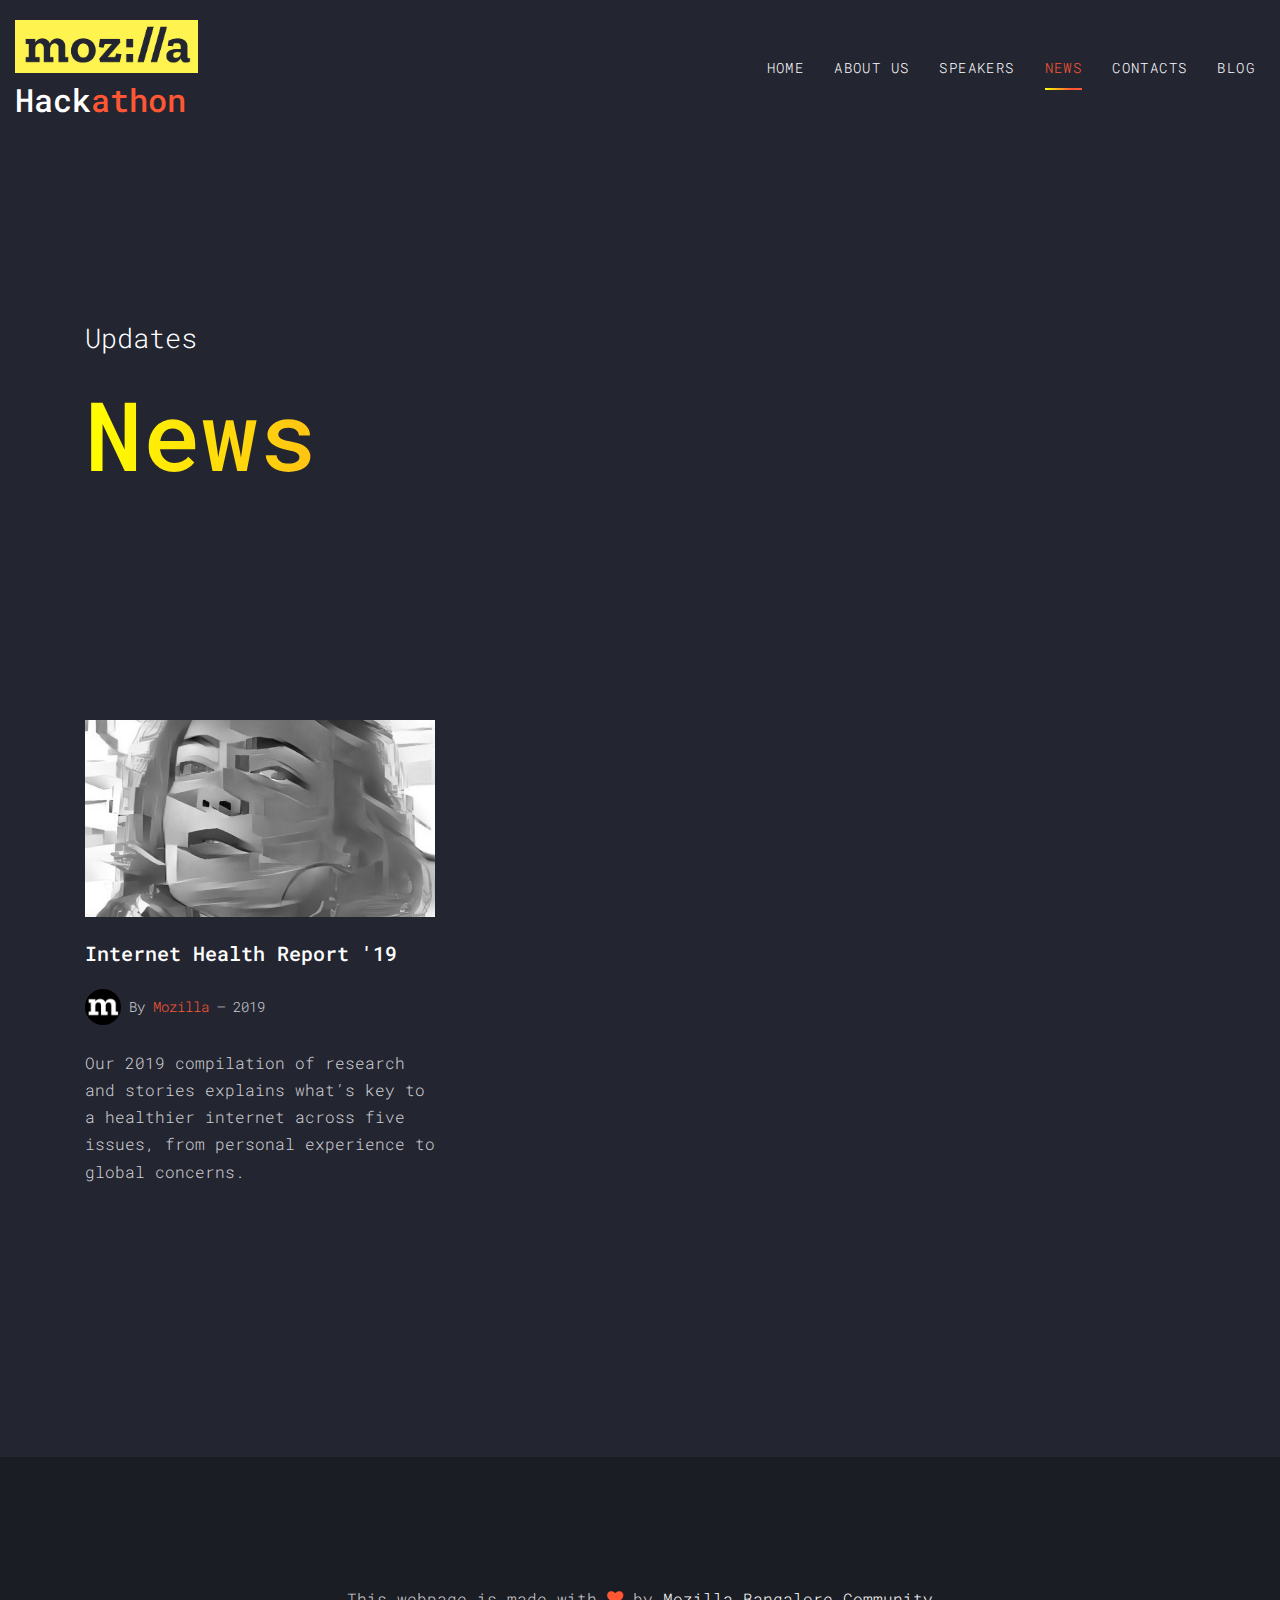
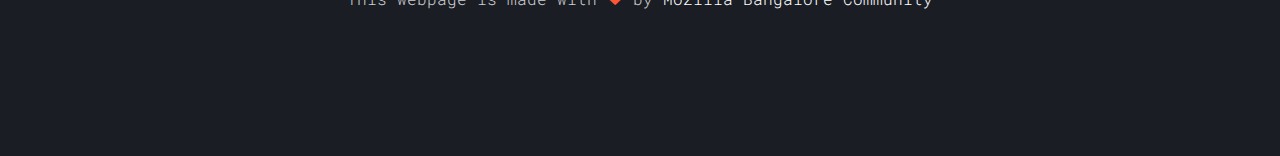
<file: news.html>
<!DOCTYPE html>
<html lang="en">

<head>
  <title>Mozilla Global Sprint &mdash; 19</title>
  <meta charset="utf-8">
  <meta name="viewport" content="width=device-width, initial-scale=1, shrink-to-fit=no">

  <link href="https://fonts.googleapis.com/css?family=Roboto+Mono" rel="stylesheet">
  <link rel="stylesheet" href="fonts/icomoon/style.css">
  <link rel="stylesheet" href="css/bootstrap.min.css">
  <link rel="stylesheet" href="css/magnific-popup.css">
  <link rel="stylesheet" href="css/jquery-ui.css">
  <link rel="stylesheet" href="css/owl.carousel.min.css">
  <link rel="stylesheet" href="css/owl.theme.default.min.css">
  <link rel="stylesheet" href="css/bootstrap-datepicker.css">
  <link rel="stylesheet" href="fonts/flaticon/font/flaticon.css">
  <link rel="stylesheet" href="css/aos.css">
  <link rel="icon" href="./images/favicon.png" type="image/png" sizes="16x16">
  <link rel="stylesheet" href="css/style.css">
</head>

<body>

  <div class="site-wrap">

    <div class="site-mobile-menu">
      <div class="site-mobile-menu-header">
        <div class="site-mobile-menu-close mt-3">
          <span class="icon-close2 js-menu-toggle"></span>
        </div>
      </div>
      <div class="site-mobile-menu-body"></div>
    </div>

    <header class="site-navbar py-3" role="banner">
      <div class="container-fluid">
        <div class="row align-items-center">
          <div class="col-11 col-xl-2">
            <h1 class="mb-0"><a href="index.html" class="text-white h2 mb-0"><img src="images/moz-logo2.png"
                  alt="Mozilla" class="img-fluid"> </a></h1>
            <h1 class="mb-0"><a href="index.html" class="text-white h2 mb-0">Hack<span class="text-primary">athon</span>
              </a></h1>
          </div>
          <div class="col-12 col-md-10 d-none d-xl-block">
            <nav class="site-navigation position-relative text-right" role="navigation">
              <ul class="site-menu js-clone-nav mx-auto d-none d-lg-block">
                <li><a href="index.html">Home</a></li>
                <li><a href="about.html">About Us</a></li>
                <li><a href="speakers.html">Speakers</a></li>
                <li class="active"><a href="news.html">News</a></li>
                <li><a href="contact.html">Contacts</a></li>
                <li><a href="https://medium.com/mozilla-india">Blog</a></li>
              </ul>
            </nav>
          </div>
          <div class="d-inline-block d-xl-none ml-md-0 mr-auto py-3" style="position: relative; top: 3px;"><a href="#"
              class="site-menu-toggle js-menu-toggle text-white"><span class="icon-menu h3"></span></a></div>
        </div>
      </div>
  </div>
  </header>

  <div class="site-section site-hero inner">
    <div class="container">
      <div class="row align-items-center">
        <div class="col-md-10">
          <br><br><br><br>
          <span class="d-block mb-3 caption" data-aos="fade-up">Updates</span>
          <h1 class="d-block mb-4" data-aos="fade-up" data-aos-delay="100">News</h1>
        </div>
      </div>
    </div>
  </div>

  <div class="site-section">
    <div class="container">
      <div class="row mb-5">
        <div class="col-md-6 col-lg-4 mb-5 mb-lg-5 blog-entry" data-aos="fade-up" data-aos-delay="200">
          <a href="https://internethealthreport.org/2019/" class="d-block mb-4">
            <img src="images/ihr1.jpg" alt="Image" class="img-fluid">
          </a>
          <h2 class="mb-4"><a href="https://internethealthreport.org/2019/">Internet Health Report '19</a></h2>
          <div class="mb-4 post-meta d-flex align-items-center">
            <div class="mr-2"><img src="images/favicon.png" alt="Image" class="img-fluid"></div>
            <div><span>By <a href="">Mozilla</a></span> &mdash; <span> 2019</span></div>
          </div>
          <p>Our 2019 compilation of research and stories explains what’s key to a healthier internet across five
            issues, from personal experience to global concerns.
        </div>

        <!-- <div class="col-md-6 col-lg-4 mb-5 mb-lg-5 blog-entry" data-aos="fade-up" data-aos-delay="300">
            <a href="#" class="d-block mb-4">
              <img src="images/img_2.jpg" alt="Image" class="img-fluid"> 
            </a>
            <h2 class="mb-4"><a href="#">Design your open source strategy</a></h2>
            <div class="mb-4 post-meta d-flex align-items-center">
              <div class="mr-2"><img src="images/person_1.jpg" alt="Image" class="img-fluid"></div>
              <div><span>By <a href="#">Emely Peters</a></span> &mdash; <span>Sep. 10, 2019</span></div> 
            </div>
            <p>Lorem ipsum dolor sit amet consectetur adipisicing elit. Natus error deleniti dolores necessitatibus eligendi. Nesciunt repellendus ab voluptatibus.
          </div>

          <div class="col-md-6 col-lg-4 mb-5 mb-lg-5 blog-entry" data-aos="fade-up" data-aos-delay="400">
            <a href="#" class="d-block mb-4">
              <img src="images/img_3.jpg" alt="Image" class="img-fluid"> 
            </a>
            <h2 class="mb-4"><a href="#">Design your open source strategy</a></h2>
            <div class="mb-4 post-meta d-flex align-items-center">
              <div class="mr-2"><img src="images/person_1.jpg" alt="Image" class="img-fluid"></div>
              <div><span>By <a href="#">Emely Peters</a></span> &mdash; <span>Sep. 10, 2019</span></div> 
            </div>
            <p>Lorem ipsum dolor sit amet consectetur adipisicing elit. Natus error deleniti dolores necessitatibus eligendi. Nesciunt repellendus ab voluptatibus.
          </div>

          <div class="col-md-6 col-lg-4 mb-5 mb-lg-5 blog-entry"  data-aos="fade-up" data-aos-delay="200">
            <a href="#" class="d-block mb-4">
              <img src="images/img_1.jpg" alt="Image" class="img-fluid"> 
            </a>
            <h2 class="mb-4"><a href="#">Design your open source strategy</a></h2>
            <div class="mb-4 post-meta d-flex align-items-center">
              <div class="mr-2"><img src="images/person_1.jpg" alt="Image" class="img-fluid"></div>
              <div><span>By <a href="#">Emely Peters</a></span> &mdash; <span>Sep. 10, 2019</span></div> 
            </div>
            <p>Lorem ipsum dolor sit amet consectetur adipisicing elit. Natus error deleniti dolores necessitatibus eligendi. Nesciunt repellendus ab voluptatibus.
          </div>

          <div class="col-md-6 col-lg-4 mb-5 mb-lg-5 blog-entry" data-aos="fade-up" data-aos-delay="300">
            <a href="#" class="d-block mb-4">
              <img src="images/img_2.jpg" alt="Image" class="img-fluid"> 
            </a>
            <h2 class="mb-4"><a href="#">Design your open source strategy</a></h2>
            <div class="mb-4 post-meta d-flex align-items-center">
              <div class="mr-2"><img src="images/person_1.jpg" alt="Image" class="img-fluid"></div>
              <div><span>By <a href="#">Emely Peters</a></span> &mdash; <span>Sep. 10, 2019</span></div> 
            </div>
            <p>Lorem ipsum dolor sit amet consectetur adipisicing elit. Natus error deleniti dolores necessitatibus eligendi. Nesciunt repellendus ab voluptatibus.
          </div>

          <div class="col-md-6 col-lg-4 mb-5 mb-lg-5 blog-entry" data-aos="fade-up" data-aos-delay="400">
            <a href="#" class="d-block mb-4">
              <img src="images/img_3.jpg" alt="Image" class="img-fluid"> 
            </a>
            <h2 class="mb-4"><a href="#">Design your open source strategy</a></h2>
            <div class="mb-4 post-meta d-flex align-items-center">
              <div class="mr-2"><img src="images/person_1.jpg" alt="Image" class="img-fluid"></div>
              <div><span>By <a href="#">Emely Peters</a></span> &mdash; <span>Sep. 10, 2019</span></div> 
            </div>
            <p>Lorem ipsum dolor sit amet consectetur adipisicing elit. Natus error deleniti dolores necessitatibus eligendi. Nesciunt repellendus ab voluptatibus.
          </div> -->

      </div>


      <!-- <div class="row" data-aos="fade-up" data-aos-delay="500">
          <div class="col-md-12 text-center">
            <div class="custom-pagination">
              <span>1</span>
              <a href="#">2</a>
              <a href="#">3</a>
              <a href="#">4</a>
              <a href="#">5</a>
              <span>...</span>
              <a href="#">10</a>
            </div>
          </div>
        </div> -->
    </div>
  </div>




  <footer class="site-footer">
    <!-- <div class="container">
        <div class="row mb-5">
          <div class="col-md-4">
            <h2 class="footer-heading text-uppercase mb-4">About Event</h2>
            <p>Lorem ipsum dolor sit amet consectetur adipisicing elit aliquid quibusdam fugit architecto.</p>
          </div>
          <div class="col-md-3 ml-auto">
            <h2 class="footer-heading text-uppercase mb-4">Quick Links</h2>
            <ul class="list-unstyled">
              <li><a href="#">About Us</a></li>
              <li><a href="#">Speakers</a></li>
              <li><a href="#">Gallery</a></li>
              <li><a href="#">Contact Us</a></li>
            </ul>
          </div>
          <div class="col-md-4">
            <h2 class="footer-heading text-uppercase mb-4">Connect with Us</h2>
            <p>
              <a href="#" class="p-2 pl-0"><span class="icon-facebook"></span></a>
              <a href="#" class="p-2"><span class="icon-twitter"></span></a>
              <a href="#" class="p-2"><span class="icon-youtube"></span></a>
              <a href="#" class="p-2"><span class="icon-instagram"></span></a>
            </p>
          </div>
        </div> -->
    <!-- <div class="row">
           -->
    <div class="col-md-12 text-center">
      <p>
        This webpage is made with <i class="icon-heart text-primary" aria-hidden="true"></i> by <a
          href="https://t.me/moztsap" target="_blank">Mozilla Bangalore Community</a>
      </p>

    </div>
    <!-- </div>
      </div> -->
  </footer>

  </div>

  <script src="js/jquery-3.3.1.min.js"></script>
  <script src="js/jquery-migrate-3.0.1.min.js"></script>
  <script src="js/jquery-ui.js"></script>
  <script src="js/popper.min.js"></script>
  <script src="js/bootstrap.min.js"></script>
  <script src="js/owl.carousel.min.js"></script>
  <script src="js/jquery.stellar.min.js"></script>
  <script src="js/jquery.countdown.min.js"></script>
  <script src="js/jquery.magnific-popup.min.js"></script>
  <script src="js/bootstrap-datepicker.min.js"></script>
  <script src="js/aos.js"></script>

  <script src="js/main.js"></script>

</body>

</html>
</file>
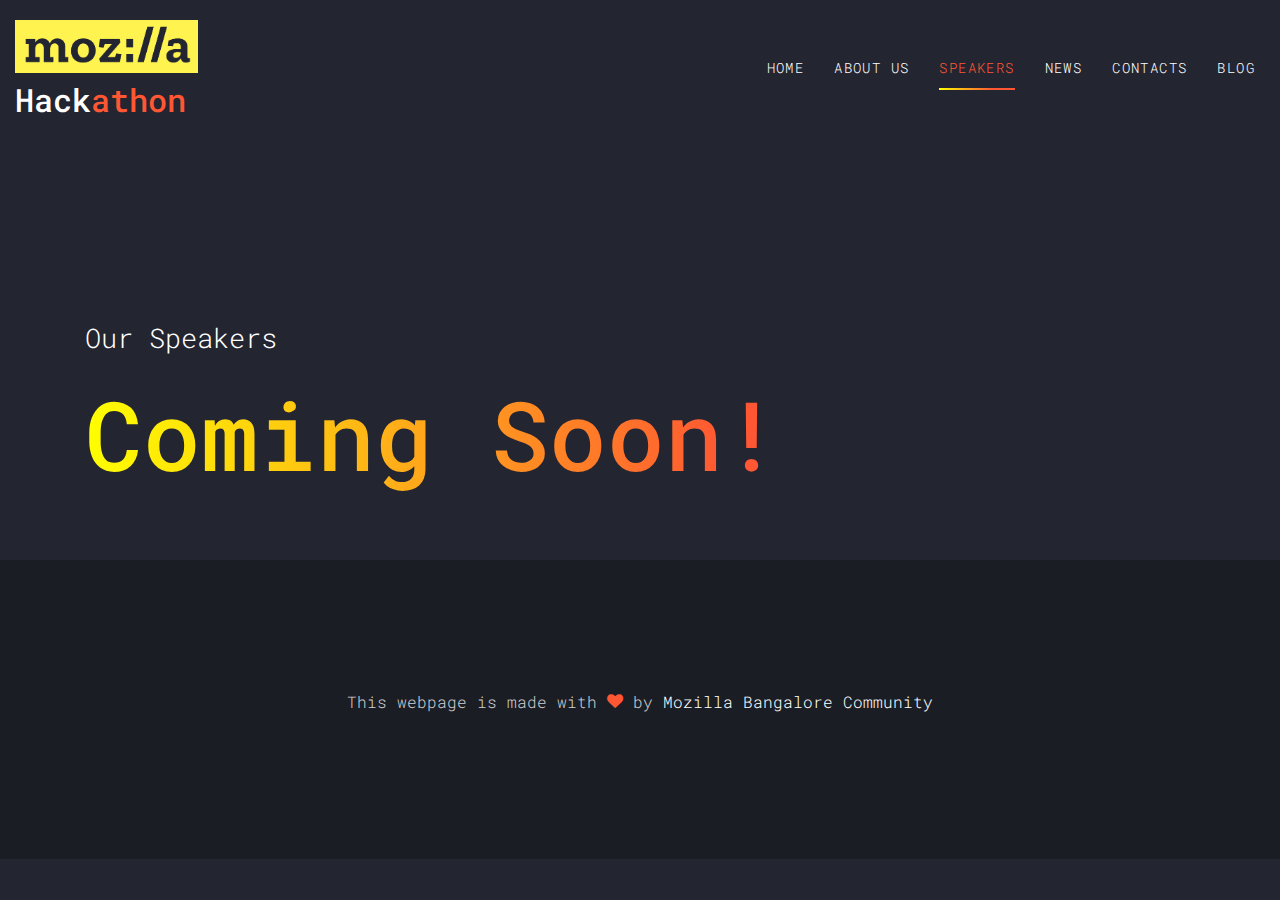
<file: speakers.html>
<!DOCTYPE html>
<html lang="en">

<head>
  <title>Mozilla Global Sprint &mdash; 19</title>
  <meta charset="utf-8">
  <meta name="viewport" content="width=device-width, initial-scale=1, shrink-to-fit=no">

  <link href="https://fonts.googleapis.com/css?family=Roboto+Mono" rel="stylesheet">
  <link rel="stylesheet" href="fonts/icomoon/style.css">
  <link rel="stylesheet" href="css/bootstrap.min.css">
  <link rel="stylesheet" href="css/magnific-popup.css">
  <link rel="stylesheet" href="css/jquery-ui.css">
  <link rel="stylesheet" href="css/owl.carousel.min.css">
  <link rel="stylesheet" href="css/owl.theme.default.min.css">
  <link rel="stylesheet" href="css/bootstrap-datepicker.css">
  <link rel="stylesheet" href="fonts/flaticon/font/flaticon.css">
  <link rel="stylesheet" href="css/aos.css">
  <link rel="icon" href="./images/favicon.png" type="image/png" sizes="16x16">
  <link rel="stylesheet" href="css/style.css">
</head>

<body>

  <div class="site-wrap">

    <div class="site-mobile-menu">
      <div class="site-mobile-menu-header">
        <div class="site-mobile-menu-close mt-3">
          <span class="icon-close2 js-menu-toggle"></span>
        </div>
      </div>
      <div class="site-mobile-menu-body"></div>
    </div>

    <header class="site-navbar py-3" role="banner">
      <div class="container-fluid">
        <div class="row align-items-center">
          <div class="col-11 col-xl-2">
            <h1 class="mb-0"><a href="index.html" class="text-white h2 mb-0"><img src="images/moz-logo2.png"
                  alt="Mozilla" class="img-fluid"> </a></h1>
            <h1 class="mb-0"><a href="index.html" class="text-white h2 mb-0">Hack<span class="text-primary">athon</span>
              </a></h1>
          </div>
          <div class="col-12 col-md-10 d-none d-xl-block">
            <nav class="site-navigation position-relative text-right" role="navigation">
              <ul class="site-menu js-clone-nav mx-auto d-none d-lg-block">
                <li><a href="index.html">Home</a></li>
                <li><a href="about.html">About Us</a></li>
                <li class="active"><a href="speakers.html">Speakers</a></li>
                <li><a href="news.html">News</a></li>
                <li><a href="contact.html">Contacts</a></li>
                <li><a href="https://medium.com/mozilla-india">Blog</a></li>
              </ul>
            </nav>
          </div>
          <div class="d-inline-block d-xl-none ml-md-0 mr-auto py-3" style="position: relative; top: 3px;"><a href="#"
              class="site-menu-toggle js-menu-toggle text-white"><span class="icon-menu h3"></span></a></div>
        </div>
      </div>
  </div>
  </header>

  <div class="site-section site-hero inner">
    <div class="container">
      <div class="row align-items-center">
        <div class="col-md-10">
          <br><br><br><br>
          <span class="d-block mb-3 caption" data-aos="fade-up">Our Speakers</span>
          <h1 class="d-block mb-4" data-aos="fade-up" data-aos-delay="100">Coming Soon!</h1>
        </div>
      </div>
    </div>
  </div>

  <!-- <div class="site-section">
      <div class="container">
        

        <div class="row align-items-center speaker">
          <div class="col-lg-6 mb-5 mb-lg-0" data-aos="fade" data-aos-delay="100">
            <img src="images/person_1.jpg" alt="Image" class="img-fluid">
          </div>
          <div class="col-lg-6 ml-auto">
            <h2 class="text-white mb-4 name" data-aos="fade-right" data-aos-delay="200">Emely Peters</h2>
            <div class="bio pl-lg-5">
              <span class="text-uppercase text-primary d-block mb-3" data-aos="fade-right" data-aos-delay="300">Web Designer</span>
              <p class="mb-4" data-aos="fade-right" data-aos-delay="400">Lorem ipsum dolor sit amet consectetur adipisicing elit. Natus error deleniti dolores necessitatibus eligendi. Nesciunt repellendus ab voluptatibus. Minima architecto impedit eaque molestiae dicta quam. Cum ducimus. Culpa distinctio aperiam</p>
              <p data-aos="fade-right" data-aos-delay="500">
                Follow Emely &mdash;
                <a href="#" class="p-2"><span class="icon-facebook"></span></a>
                <a href="#" class="p-2"><span class="icon-twitter"></span></a>
                <a href="#" class="p-2"><span class="icon-github"></span></a>
              </p>
            </div>
          </div>
        </div>

        <div class="row align-items-center speaker">
          <div class="col-lg-6 mb-5 mb-lg-0 order-lg-2" data-aos="fade" data-aos-delay="100">
            <img src="images/person_2.jpg" alt="Image" class="img-fluid">
          </div>
          <div class="col-lg-6 ml-auto order-lg-1">
            <h2 class="text-white mb-4 name" data-aos="fade-left" data-aos-delay="200">Alex Anchor</h2>
            <div class="bio pr-lg-5">
              <span class="text-uppercase text-primary d-block mb-3" data-aos="fade-left" data-aos-delay="300">Web Designer</span>
              <p class="mb-4" data-aos="fade-left" data-aos-delay="400">Lorem ipsum dolor sit amet consectetur adipisicing elit. Natus error deleniti dolores necessitatibus eligendi. Nesciunt repellendus ab voluptatibus. Minima architecto impedit eaque molestiae dicta quam. Cum ducimus. Culpa distinctio aperiam</p>
              <p data-aos="fade-left" data-aos-delay="500">
                Follow Alex &mdash;
                <a href="#" class="p-2"><span class="icon-facebook"></span></a>
                <a href="#" class="p-2"><span class="icon-twitter"></span></a>
                <a href="#" class="p-2"><span class="icon-github"></span></a>
              </p>
            </div>
          </div>
        </div>

        <div class="row align-items-center speaker">
          <div class="col-lg-6 mb-5 mb-lg-0" data-aos="fade" data-aos-delay="100">
            <img src="images/person_3.jpg" alt="Image" class="img-fluid">
          </div>
          <div class="col-lg-6 ml-auto">
            <h2 class="text-white mb-4 name" data-aos="fade-right" data-aos-delay="200">Aaron Thomas</h2>
            <div class="bio pl-lg-5">
              <span class="text-uppercase text-primary d-block mb-3" data-aos="fade-right" data-aos-delay="300">Web Designer</span>
              <p class="mb-4" data-aos="fade-right" data-aos-delay="400">Lorem ipsum dolor sit amet consectetur adipisicing elit. Natus error deleniti dolores necessitatibus eligendi. Nesciunt repellendus ab voluptatibus. Minima architecto impedit eaque molestiae dicta quam. Cum ducimus. Culpa distinctio aperiam</p>
              <p data-aos="fade-right" data-aos-delay="500">
                Follow Aaron &mdash;
                <a href="#" class="p-2"><span class="icon-facebook"></span></a>
                <a href="#" class="p-2"><span class="icon-twitter"></span></a>
                <a href="#" class="p-2"><span class="icon-github"></span></a>
              </p>
            </div>
          </div>
        </div>

      
        <div class="row align-items-center speaker">
          <div class="col-lg-6 mb-5 mb-lg-0 order-lg-2" data-aos="fade" data-aos-delay="100">
            <img src="images/person_4.jpg" alt="Image" class="img-fluid">
          </div>
          <div class="col-lg-6 ml-auto order-lg-1">
            <h2 class="text-white mb-4 name" data-aos="fade-left" data-aos-delay="200">Chris Mathews</h2>
            <div class="bio pr-lg-5">
              <span class="text-uppercase text-primary d-block mb-3" data-aos="fade-left" data-aos-delay="300">Web Designer</span>
              <p class="mb-4" data-aos="fade-left" data-aos-delay="400">Lorem ipsum dolor sit amet consectetur adipisicing elit. Natus error deleniti dolores necessitatibus eligendi. Nesciunt repellendus ab voluptatibus. Minima architecto impedit eaque molestiae dicta quam. Cum ducimus. Culpa distinctio aperiam</p>
              <p data-aos="fade-left" data-aos-delay="500">
                Follow Chris &mdash;
                <a href="#" class="p-2"><span class="icon-facebook"></span></a>
                <a href="#" class="p-2"><span class="icon-twitter"></span></a>
                <a href="#" class="p-2"><span class="icon-github"></span></a>
              </p>
            </div>
          </div>
        </div>

      </div>
    </div>

    <div class="site-section">
      <div class="container">
        <div class="row mb-5">
          <div class="col-lg-4" data-aos="fade-up">
            <div class="site-section-heading">
              <h2>Programs</h2>
            </div>
          </div>
          <div class="col-lg-6 mt-5 pl-lg-5" data-aos="fade-up" data-aos-delay="100">
            <p>Lorem ipsum dolor sit amet consectetur adipisicing elit. Natus error deleniti dolores necessitatibus eligendi. Nesciunt repellendus ab voluptatibus.</p>
          </div>
        </div>

        <div class="row align-items-stretch program">
          <div class="col-12 border-top border-bottom py-5" data-aos="fade" data-aos-delay="200">
            <div class="row align-items-stretch">
              <div class="col-md-3 text-white mb-3 mb-md-0"><span class="h4">8:00</span> <span>AM</span></div>
              <div class="col-md-9">
                <h2 class="text-white">Design your open source strategy</h2>
                <span>Chris Mathews</span>
              </div>
            </div>
          </div>

          <div class="col-12 border-bottom py-5" data-aos="fade" data-aos-delay="300">
            <div class="row align-items-stretch">
              <div class="col-md-3 text-white mb-3 mb-md-0"><span class="h4">9:30</span> <span>AM</span></div>
              <div class="col-md-9">
                <h2 class="text-white">Design your open source strategy</h2>
                <span>Chris Mathews</span>
              </div>
            </div>
          </div>

          <div class="col-12 border-bottom py-5" data-aos="fade" data-aos-delay="400">
            <div class="row align-items-stretch">
              <div class="col-md-3 text-white mb-3 mb-md-0"><span class="h4">10:30</span> <span>AM</span></div>
              <div class="col-md-9">
                <h2 class="text-white">Design your open source strategy</h2>
                <span>Chris Mathews</span>
              </div>
            </div>
          </div>

          <div class="col-12 border-bottom py-5" data-aos="fade" data-aos-delay="500">
            <div class="row align-items-stretch">
              <div class="col-md-3 text-white mb-3 mb-md-0"><span class="h4">10:45</span> <span>NOON</span></div>
              <div class="col-md-9">
                <h2 class="text-white">Break With Snacks</h2>
              </div>
            </div>
          </div>

          <div class="col-12 border-bottom py-5" data-aos="fade" data-aos-delay="600">
            <div class="row align-items-stretch">
              <div class="col-md-3 text-white mb-3 mb-md-0"><span class="h4">11:30</span> <span>AM</span></div>
              <div class="col-md-9">
                <h2 class="text-white">Design your open source strategy</h2>
                <span>Chris Mathews</span>
              </div>
            </div>
          </div>

          <div class="col-12 border-bottom py-5" data-aos="fade" data-aos-delay="700">
            <div class="row align-items-stretch">
              <div class="col-md-3 text-white mb-3 mb-md-0"><span class="h4">12:00</span> <span>NOON</span></div>
              <div class="col-md-9">
                <h2 class="text-white">Break For Lunch</h2>
              </div>
            </div>
          </div>


        </div>
      </div>
    </div>


    <div class="site-section" data-aos="fade">
      <div class="container">
        <div class="row mb-5 justify-content-center">
          <div class="col-lg-4 mb-5">
            <div class="site-section-heading">
              <h2 class="text-center">Testimonials</h2>
            </div>
          </div>
        </div>

        <div class="slide-one-item home-slider owl-carousel">
          
          <div class="row justify-content-center">

            <div class="testimony text-center col-md-5">
              <figure>
                <img src="images/person_1.jpg" alt="Image" class="img-fluid">
              </figure>
              <blockquote>
                <p>&ldquo;Lorem ipsum dolor sit amet, consectetur adipisicing elit. Maxime exercitationem alias reprehenderit error quidem aliquam ad minus, veritatis modi.&rdquo;</p>
                <p class="author">&mdash; Emely Peters</p>
              </blockquote>
            </div>
          </div>

          <div class="row justify-content-center">
           <div class="testimony text-center col-md-5">
              <figure>
                <img src="images/person_2.jpg" alt="Image" class="img-fluid">
              </figure>
              <blockquote>
                <p>&ldquo;Lorem ipsum dolor sit amet, consectetur adipisicing elit. Maxime exercitationem alias reprehenderit error quidem aliquam ad minus, veritatis modi.&rdquo;</p>
                <p class="author">&mdash; Alex Anchors</p>
              </blockquote>
            </div>
          </div>

          <div class="row justify-content-center">
            <div class="testimony text-center col-md-5">
              <figure>
                <img src="images/person_3.jpg" alt="Image" class="img-fluid">
              </figure>
              <blockquote>
                <p>&ldquo;Lorem ipsum dolor sit amet, consectetur adipisicing elit. Maxime exercitationem alias reprehenderit error quidem aliquam ad minus, veritatis modi.&rdquo;</p>
                <p class="author">&mdash; Aaron Thomas</p>
              </blockquote>
            </div>
          </div>

          <div class="row justify-content-center">
            <div class="testimony text-center col-md-5">
              <figure>
                <img src="images/person_1.jpg" alt="Image" class="img-fluid">
              </figure>
              <blockquote>
                <p>&ldquo;Lorem ipsum dolor sit amet, consectetur adipisicing elit. Maxime exercitationem alias reprehenderit error quidem aliquam ad minus, veritatis modi.&rdquo;</p>
                <p class="author">&mdash; Emely Peters</p>
              </blockquote>
            </div>
          </div>

          <div class="row justify-content-center">
           <div class="testimony text-center col-md-5">
              <figure>
                <img src="images/person_2.jpg" alt="Image" class="img-fluid">
              </figure>
              <blockquote>
                <p>&ldquo;Lorem ipsum dolor sit amet, consectetur adipisicing elit. Maxime exercitationem alias reprehenderit error quidem aliquam ad minus, veritatis modi.&rdquo;</p>
                <p class="author">&mdash; Alex Anchors</p>
              </blockquote>
            </div>
          </div>

          <div class="row justify-content-center">
            <div class="testimony text-center col-md-5">
              <figure>
                <img src="images/person_3.jpg" alt="Image" class="img-fluid">
              </figure>
              <blockquote>
                <p>&ldquo;Lorem ipsum dolor sit amet, consectetur adipisicing elit. Maxime exercitationem alias reprehenderit error quidem aliquam ad minus, veritatis modi.&rdquo;</p>
                <p class="author">&mdash; Aaron Thomas</p>
              </blockquote>
            </div>
          </div>

        </div>




        
      </div>
    </div> -->




  <footer class="site-footer">
    <!-- <div class="container">
        <div class="row mb-5">
          <div class="col-md-4">
            <h2 class="footer-heading text-uppercase mb-4">About Event</h2>
            <p>Lorem ipsum dolor sit amet consectetur adipisicing elit aliquid quibusdam fugit architecto.</p>
          </div>
          <div class="col-md-3 ml-auto">
            <h2 class="footer-heading text-uppercase mb-4">Quick Links</h2>
            <ul class="list-unstyled">
              <li><a href="#">About Us</a></li>
              <li><a href="#">Speakers</a></li>
              <li><a href="#">Gallery</a></li>
              <li><a href="#">Contact Us</a></li>
            </ul>
          </div>
          <div class="col-md-4">
            <h2 class="footer-heading text-uppercase mb-4">Connect with Us</h2>
            <p>
              <a href="#" class="p-2 pl-0"><span class="icon-facebook"></span></a>
              <a href="#" class="p-2"><span class="icon-twitter"></span></a>
              <a href="#" class="p-2"><span class="icon-youtube"></span></a>
              <a href="#" class="p-2"><span class="icon-instagram"></span></a>
            </p>
          </div>
        </div> -->
    <!-- <div class="row">
           -->
    <div class="col-md-12 text-center">
      <p>
        This webpage is made with <i class="icon-heart text-primary" aria-hidden="true"></i> by <a
          href="https://t.me/moztsap" target="_blank">Mozilla Bangalore Community</a>
      </p>

    </div>
    <!-- </div>
      </div> -->
  </footer>

  </div>

  <script src="js/jquery-3.3.1.min.js"></script>
  <script src="js/jquery-migrate-3.0.1.min.js"></script>
  <script src="js/jquery-ui.js"></script>
  <script src="js/popper.min.js"></script>
  <script src="js/bootstrap.min.js"></script>
  <script src="js/owl.carousel.min.js"></script>
  <script src="js/jquery.stellar.min.js"></script>
  <script src="js/jquery.countdown.min.js"></script>
  <script src="js/jquery.magnific-popup.min.js"></script>
  <script src="js/bootstrap-datepicker.min.js"></script>
  <script src="js/aos.js"></script>

  <script src="js/main.js"></script>

</body>

</html>
</file>
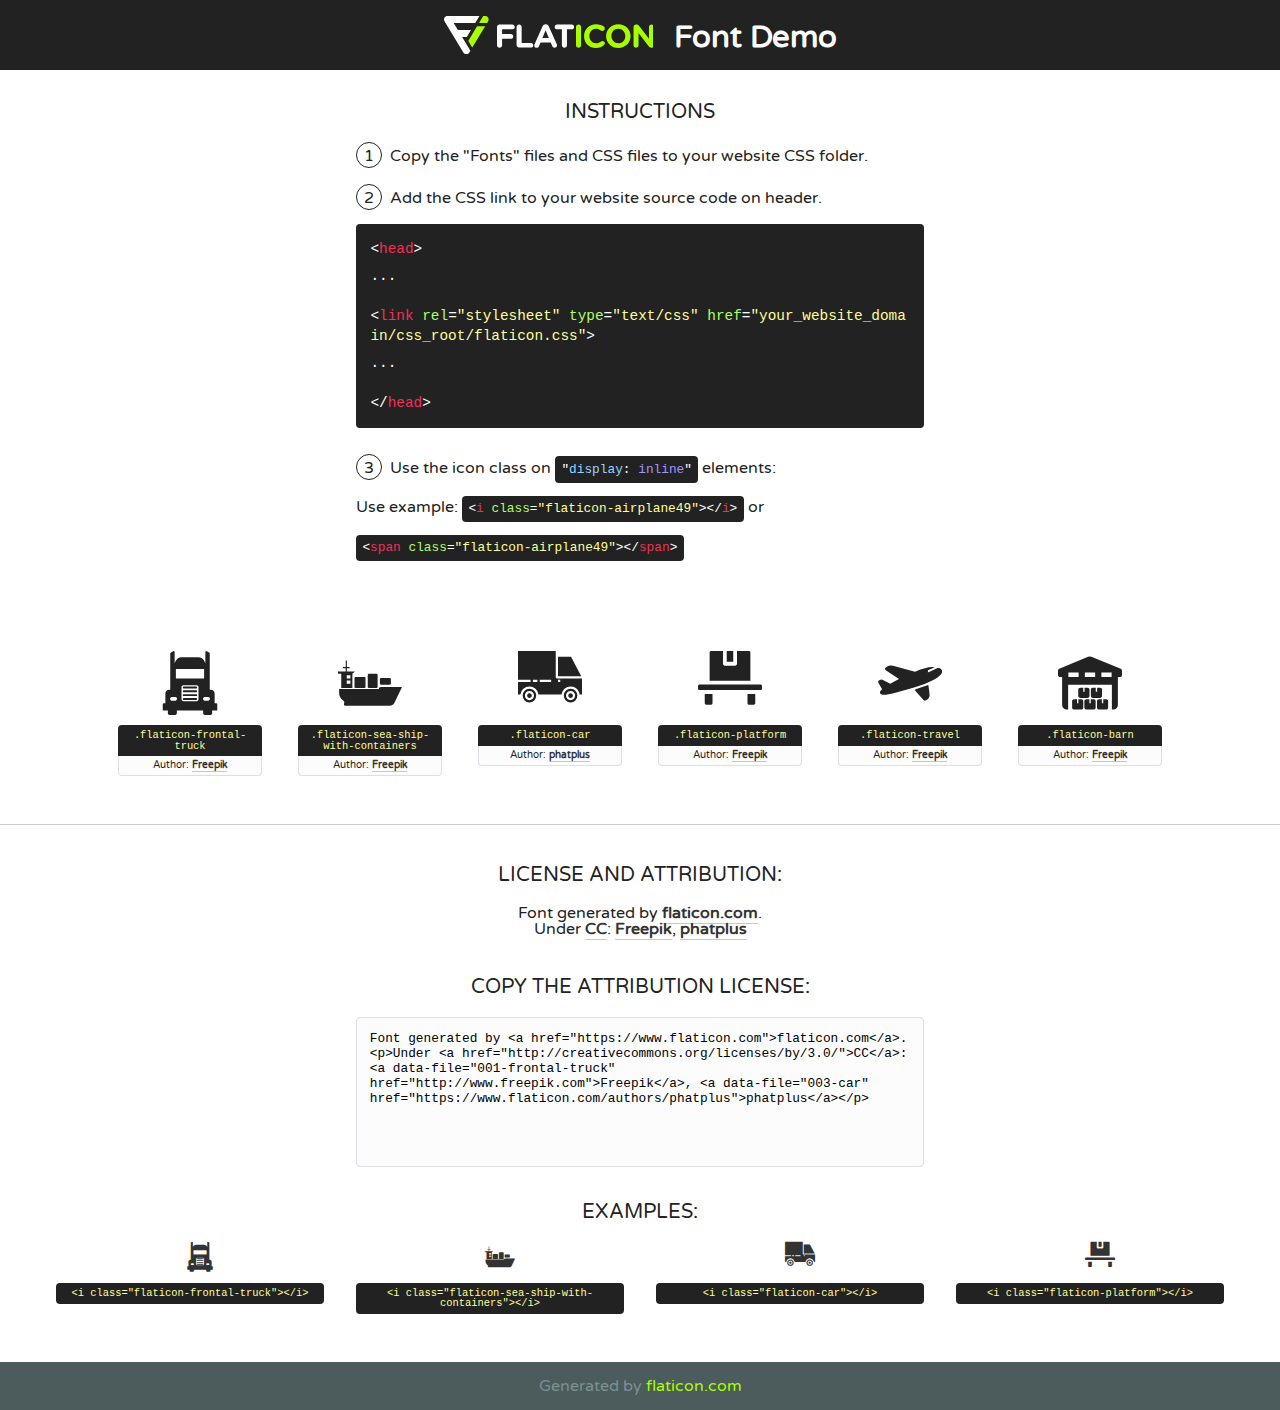
<file: fonts/flaticon/font/flaticon.html>
<!DOCTYPE html>
<!--
  Flaticon icon font: Flaticon
  Creation date: 24/01/2019 09:02
-->
<html>
<!DOCTYPE html>
<html>

<head>
    <title>Flaticon WebFont</title>
    <link href="http://fonts.googleapis.com/css?family=Varela+Round" rel="stylesheet" type="text/css" />
    <link rel="stylesheet" type="text/css" href="flaticon.css">
    <meta charset="UTF-8">
    <style>
    html, body, div, span, applet, object, iframe,
    h1, h2, h3, h4, h5, h6, p, blockquote, pre,
    a, abbr, acronym, address, big, cite, code,
    del, dfn, em, img, ins, kbd, q, s, samp,
    small, strike, strong, sub, sup, tt, var,
    b, u, i, center,
    dl, dt, dd, ol, ul, li,
    fieldset, form, label, legend,
    table, caption, tbody, tfoot, thead, tr, th, td,
    article, aside, canvas, details, embed, 
    figure, figcaption, footer, header, hgroup, 
    menu, nav, output, ruby, section, summary,
    time, mark, audio, video {
        margin: 0;
        padding: 0;
        border: 0;
        font-size: 100%;
        font: inherit;
        vertical-align: baseline;
    }
    /* HTML5 display-role reset for older browsers */
    article, aside, details, figcaption, figure, 
    footer, header, hgroup, menu, nav, section {
        display: block;
    }
    body {
        line-height: 1;
    }
    ol, ul {
        list-style: none;
    }
    blockquote, q {
        quotes: none;
    }
    blockquote:before, blockquote:after,
    q:before, q:after {
        content: '';
        content: none;
    }
    table {
        border-collapse: collapse;
        border-spacing: 0;
    }
    body {
        font-family: 'Varela Round', Helvetica, Arial, sans-serif;
        font-size: 16px;
        color: #222;
    }
    a {
        color: #333;
        border-bottom: 1px solid #a9fd00;
        font-weight: bold;
        text-decoration: none;
    }
    * {
        -moz-box-sizing: border-box;
        -webkit-box-sizing: border-box;
        box-sizing: border-box;
        margin: 0;
        padding: 0;
    }
    [class^="flaticon-"]:before, [class*=" flaticon-"]:before, [class^="flaticon-"]:after, [class*=" flaticon-"]:after {
        font-family: Flaticon;
        font-size: 30px;
        font-style: normal;
        margin-left: 20px;
        color: #333;
    }
    .wrapper {
        max-width: 600px;
        margin: auto;
        padding: 0 1em;
    }
    .title {
        font-size: 1.25em;
        text-align: center;
        margin-bottom: 1em;
        text-transform: uppercase;
    }
    header {
        text-align: center;
        background-color: #222;
        color: #fff;
        padding: 1em;
    }
    header .logo {
        width: 210px;
        height: 38px;
        display: inline-block;
        vertical-align: middle;
        margin-right: 1em;
        border: none;
    }
    header strong {
        font-size: 1.95em;
        font-weight: bold;
        vertical-align: middle;
        margin-top: 5px;
        display: inline-block;
    }
    .demo {
        margin: 2em auto;
        line-height: 1.25em;
    }
    .demo ul li {
        margin-bottom: 1em;
    }
    .demo ul li .num {
        color: #222;
        border-radius: 20px;
        display: inline-block;
        width: 26px;
        padding: 3px;
        height: 26px;
        text-align: center;
        margin-right: 0.5em;
        border: 1px solid #222;
    }
    .demo ul li code {
        background-color: #222;
        border-radius: 4px;
        padding: 0.25em 0.5em;
        display: inline-block;
        color: #fff;
        font-family: Consolas,Monaco,Lucida Console,Liberation Mono,DejaVu Sans Mono,Bitstream Vera Sans Mono,Courier New, monospace;
        font-weight: lighter;
        margin-top: 1em;
        font-size: 0.8em;
        word-break: break-all;
    }
    .demo ul li code.big {
        padding: 1em;
        font-size: 0.9em;
    }
    .demo ul li code .red {
        color: #EF3159;
    }
    .demo ul li code .green {
        color: #ACFF65;
    }
    .demo ul li code .yellow {
        color: #FFFF99;
    }
    .demo ul li code .blue {
        color: #99D3FF;
    }
    .demo ul li code .purple {
        color: #A295FF;
    }
    .demo ul li code .dots {
        margin-top: 0.5em;
        display: block;
    }
    #glyphs {
        border-bottom: 1px solid #ccc;
        padding: 2em 0;
        text-align: center;
    }
    .glyph {
        display: inline-block;
        width: 9em;
        margin: 1em;
        text-align: center;
        vertical-align: top;
        background: #FFF;
    }
    .glyph .glyph-icon {
        padding: 10px;
        display: block;
        font-family:"Flaticon";
        font-size: 64px;
        line-height: 1;
    }
    .glyph .glyph-icon:before {
        font-size: 64px;
        color: #222;
        margin-left: 0;
    }
    .class-name {
        font-size: 0.65em;
        background-color: #222;
        color: #fff;
        border-radius: 4px 4px 0 0;
        padding: 0.5em;
        color: #FFFF99;
        font-family: Consolas,Monaco,Lucida Console,Liberation Mono,DejaVu Sans Mono,Bitstream Vera Sans Mono,Courier New, monospace;
    }
    .author-name {
        font-size: 0.6em;
        background-color: #fcfcfd;
        border: 1px solid #DEDEE4;
        border-top: 0;
        border-radius: 0 0 4px 4px;
        padding: 0.5em;
    }
    .class-name:last-child {
        font-size: 10px;
        color:#888;
    }
    .class-name:last-child a {
        font-size: 10px;
        color:#555;
    }
    .class-name:last-child a:hover {
        color:#a9fd00;
    }
    .glyph > input {
        display: block;
        width: 100px;
        margin: 5px auto;
        text-align: center;
        font-size: 12px;
        cursor: text;
    }
    .glyph > input.icon-input {
        font-family:"Flaticon";
        font-size: 16px;
        margin-bottom: 10px;
    }
    .attribution .title {
        margin-top: 2em;
    }
    .attribution textarea {
        background-color: #fcfcfd;
        padding: 1em;
        border: none;
        box-shadow: none;
        border: 1px solid #DEDEE4;
        border-radius: 4px;
        resize: none;
        width: 100%;
        height: 150px;
        font-size: 0.8em;
        font-family: Consolas,Monaco,Lucida Console,Liberation Mono,DejaVu Sans Mono,Bitstream Vera Sans Mono,Courier New, monospace;
        -webkit-appearance: none;
    }
    .iconsuse {
        margin: 2em auto;
        text-align: center;
        max-width: 1200px;
    }
    .iconsuse:after {
        content: '';
        display: table;
        clear: both;
    }
    .iconsuse .image {
        float: left;
        width: 25%;
        padding: 0 1em;
    }
    .iconsuse .image p {
        margin-bottom: 1em;
    }
    .iconsuse .image span {
        display: block;
        font-size: 0.65em;
        background-color: #222;
        color: #fff;
        border-radius: 4px;
        padding: 0.5em;
        color: #FFFF99;
        margin-top: 1em;
        font-family: Consolas,Monaco,Lucida Console,Liberation Mono,DejaVu Sans Mono,Bitstream Vera Sans Mono,Courier New, monospace;
    }
    #footer {
        text-align: center;
        background-color: #4C5B5C;
        color: #7c9192;
        padding: 1em;
    }
    #footer a {
        border: none;
        color: #a9fd00;
        font-weight: normal;
    }
    @media (max-width: 960px) {
        .iconsuse .image {
            width: 50%;
        }
    }
    @media (max-width: 560px) {
        .iconsuse .image {
            width: 100%;
        }
    }
    </style>
</head>

<body class="characters-off">

    <header>
        <a href="https://www.flaticon.com" target="_blank" class="logo">
            <svg version="1.1" xmlns="http://www.w3.org/2000/svg" xmlns:xlink="http://www.w3.org/1999/xlink" xmlns:a="http://ns.adobe.com/AdobeSVGViewerExtensions/3.0/" viewBox="0 0 560.875 102.036" enable-background="new 0 0 560.875 102.036" xml:space="preserve">
                <defs>
                </defs>
                <g>
                    <g class="letters">
                        <path fill="#ffffff" d="M141.596,29.675c0-3.777,2.985-6.767,6.764-6.767h34.438c3.426,0,6.15,2.728,6.15,6.15
                        c0,3.43-2.724,6.149-6.15,6.149h-27.674v13.091h23.719c3.429,0,6.151,2.724,6.151,6.15c0,3.43-2.723,6.149-6.151,6.149h-23.719
                        v17.574c0,3.773-2.986,6.761-6.764,6.761c-3.779,0-6.764-2.989-6.764-6.761V29.675z"></path>
                        <path fill="#ffffff" d="M193.844,29.149c0-3.781,2.985-6.767,6.764-6.767c3.776,0,6.763,2.985,6.763,6.767v42.957h25.039
                        c3.426,0,6.149,2.726,6.149,6.153c0,3.425-2.723,6.15-6.149,6.15h-31.802c-3.779,0-6.764-2.986-6.764-6.768V29.149z"></path>
                        <path fill="#ffffff" d="M241.891,75.71l21.438-48.407c1.492-3.341,4.215-5.357,7.906-5.357h0.792
                        c3.686,0,6.323,2.017,7.815,5.357l21.439,48.407c0.436,0.967,0.701,1.845,0.701,2.723c0,3.602-2.809,6.501-6.414,6.501
                        c-3.161,0-5.269-1.845-6.499-4.655l-4.132-9.661h-27.059l-4.301,10.102c-1.144,2.631-3.426,4.214-6.237,4.214
                        c-3.517,0-6.24-2.81-6.24-6.325C241.1,77.64,241.451,76.677,241.891,75.71z M279.932,58.666l-8.521-20.297l-8.526,20.297H279.932
                        z"></path>
                        <path fill="#ffffff" d="M314.864,35.387H301.86c-3.429,0-6.239-2.813-6.239-6.238c0-3.429,2.811-6.24,6.239-6.24h39.533
                        c3.426,0,6.237,2.811,6.237,6.24c0,3.425-2.811,6.238-6.237,6.238h-13.001v42.785c0,3.773-2.99,6.761-6.764,6.761
                        c-3.779,0-6.764-2.989-6.764-6.761V35.387z"></path>
                        <path fill="#A9FD00" d="M352.615,29.149c0-3.781,2.985-6.767,6.767-6.767c3.774,0,6.761,2.985,6.761,6.767v49.024
                        c0,3.773-2.987,6.761-6.761,6.761c-3.781,0-6.767-2.989-6.767-6.761V29.149z"></path>
                        <path fill="#A9FD00" d="M374.132,53.836v-0.179c0-17.481,13.178-31.801,32.065-31.801c9.22,0,15.459,2.458,20.557,6.238
                        c1.402,1.054,2.637,2.985,2.637,5.357c0,3.692-2.985,6.59-6.681,6.59c-1.845,0-3.071-0.702-4.044-1.319
                        c-3.776-2.813-7.729-4.393-12.562-4.393c-10.364,0-17.831,8.611-17.831,19.154v0.173c0,10.542,7.291,19.329,17.831,19.329
                        c5.715,0,9.492-1.756,13.359-4.834c1.049-0.874,2.458-1.491,4.039-1.491c3.429,0,6.325,2.813,6.325,6.236
                        c0,2.106-1.056,3.78-2.282,4.834c-5.539,4.834-12.036,7.733-21.878,7.733C387.572,85.464,374.132,71.493,374.132,53.836z"></path>
                        <path fill="#A9FD00" d="M433.009,53.836v-0.179c0-17.481,13.79-31.801,32.766-31.801c18.981,0,32.592,14.143,32.592,31.628v0.173
                        c0,17.483-13.785,31.807-32.769,31.807C446.625,85.464,433.009,71.32,433.009,53.836z M484.224,53.836v-0.179
                        c0-10.539-7.725-19.326-18.626-19.326c-10.893,0-18.449,8.611-18.449,19.154v0.173c0,10.542,7.73,19.329,18.626,19.329
                        C476.676,72.986,484.224,64.378,484.224,53.836z"></path>
                        <path fill="#A9FD00" d="M506.233,29.321c0-3.774,2.99-6.763,6.767-6.763h1.401c3.252,0,5.183,1.583,7.029,3.953l26.093,34.265
                        V29.059c0-3.692,2.99-6.677,6.681-6.677c3.683,0,6.671,2.985,6.671,6.677v48.934c0,3.78-2.987,6.765-6.764,6.765h-0.436
                        c-3.257,0-5.188-1.581-7.034-3.953l-27.056-35.492v32.944c0,3.687-2.985,6.676-6.678,6.676c-3.683,0-6.673-2.989-6.673-6.676
                        V29.321z"></path>
                    </g>
                    <g class="insignia">
                        <path fill="#ffffff" d="M48.372,56.137h12.517l11.156-18.537H37.186L25.688,18.539h57.825L94.668,0H9.271
                        C5.925,0,2.842,1.801,1.198,4.716c-1.644,2.907-1.593,6.482,0.134,9.343l50.38,83.501c1.678,2.781,4.689,4.476,7.938,4.476
                        c3.246,0,6.257-1.695,7.935-4.476l2.898-4.804L48.372,56.137z"></path>
                        <g class="i">
                            <path fill="#A9FD00" d="M93.575,18.539h0.031v0.004l21.652,0.004l2.705-4.488c1.727-2.861,1.778-6.436,0.133-9.343
                            C116.454,1.801,113.371,0,110.026,0h-5.294L93.575,18.539z"></path>
                            <polygon fill="#A9FD00" points="88.291,27.356 64.725,66.486 75.519,84.404 109.942,27.356"></polygon>
                        </g>
                    </g>
                </g>
            </svg>
        </a>
        <strong>Font Demo</strong>
    </header>


    <section class="demo wrapper">

        <p class="title">Instructions</p>

        <ul>
            <li>
                <span class="num">1</span>Copy the "Fonts" files and CSS files to your website CSS folder.
            </li>
            <li>
                <span class="num">2</span>Add the CSS link to your website source code on header.
                <code class="big">
                    &lt;<span class="red">head</span>&gt;
                    <br/><span class="dots">...</span>
                    <br/>&lt;<span class="red">link</span> <span class="green">rel</span>=<span class="yellow">"stylesheet"</span> <span class="green">type</span>=<span class="yellow">"text/css"</span> <span class="green">href</span>=<span class="yellow">"your_website_domain/css_root/flaticon.css"</span>&gt;
                    <br/><span class="dots">...</span>
                    <br/>&lt;/<span class="red">head</span>&gt;
                </code>
            </li>

            <li>
                <p>
                    <span class="num">3</span>Use the icon class on <code>"<span class="blue">display</span>:<span class="purple"> inline</span>"</code> elements:
                    <br />
                    Use example: <code>&lt;<span class="red">i</span> <span class="green">class</span>=<span class="yellow">&quot;flaticon-airplane49&quot;</span>&gt;&lt;/<span class="red">i</span>&gt;</code> or <code>&lt;<span class="red">span</span> <span class="green">class</span>=<span class="yellow">&quot;flaticon-airplane49&quot;</span>&gt;&lt;/<span class="red">span</span>&gt;</code>
            </li>
        </ul>

    </section>




   <section id="glyphs">          
    
      
        <div class="glyph"><div class="glyph-icon flaticon-frontal-truck"></div>
            <div class="class-name">.flaticon-frontal-truck</div>
            <div class="author-name">Author: <a data-file="001-frontal-truck" href="http://www.freepik.com">Freepik</a> </div> 
        </div>        
        
        <div class="glyph"><div class="glyph-icon flaticon-sea-ship-with-containers"></div>
            <div class="class-name">.flaticon-sea-ship-with-containers</div>
            <div class="author-name">Author: <a data-file="002-sea-ship-with-containers" href="http://www.freepik.com">Freepik</a> </div> 
        </div>        
        
        <div class="glyph"><div class="glyph-icon flaticon-car"></div>
            <div class="class-name">.flaticon-car</div>
            <div class="author-name">Author: <a data-file="003-car" href="https://www.flaticon.com/authors/phatplus">phatplus</a> </div> 
        </div>        
        
        <div class="glyph"><div class="glyph-icon flaticon-platform"></div>
            <div class="class-name">.flaticon-platform</div>
            <div class="author-name">Author: <a data-file="004-platform" href="http://www.freepik.com">Freepik</a> </div> 
        </div>        
        
        <div class="glyph"><div class="glyph-icon flaticon-travel"></div>
            <div class="class-name">.flaticon-travel</div>
            <div class="author-name">Author: <a data-file="005-travel" href="http://www.freepik.com">Freepik</a> </div> 
        </div>        
        
        <div class="glyph"><div class="glyph-icon flaticon-barn"></div>
            <div class="class-name">.flaticon-barn</div>
            <div class="author-name">Author: <a data-file="006-barn" href="http://www.freepik.com">Freepik</a> </div> 
        </div>        
        

    </section>



    <section class="attribution wrapper"   style="text-align:center;">

      <div class="title">License and attribution:</div><div class="attrDiv">Font generated by <a href="https://www.flaticon.com">flaticon.com</a>. <div><p>Under <a href="http://creativecommons.org/licenses/by/3.0/">CC</a>: <a data-file="001-frontal-truck" href="http://www.freepik.com">Freepik</a>, <a data-file="003-car" href="https://www.flaticon.com/authors/phatplus">phatplus</a></p>  </div>
      </div>
      <div class="title">Copy the Attribution License:</div>

    <textarea onclick="this.focus();this.select();">Font generated by &lt;a href=&quot;https://www.flaticon.com&quot;&gt;flaticon.com&lt;/a&gt;. <p>Under <a href="http://creativecommons.org/licenses/by/3.0/">CC</a>: <a data-file="001-frontal-truck" href="http://www.freepik.com">Freepik</a>, <a data-file="003-car" href="https://www.flaticon.com/authors/phatplus">phatplus</a></p>  
     </textarea>

    </section>

    <section class="iconsuse">

          <div class="title">Examples:</div>            
             
            <div class="image">
                <p>
                    <i class="glyph-icon flaticon-frontal-truck"></i> 
                    <span>&lt;i class=&quot;flaticon-frontal-truck&quot;&gt;&lt;/i&gt;</span>
                </p>
            </div>
            
            <div class="image">
                <p>
                    <i class="glyph-icon flaticon-sea-ship-with-containers"></i> 
                    <span>&lt;i class=&quot;flaticon-sea-ship-with-containers&quot;&gt;&lt;/i&gt;</span>
                </p>
            </div>
            
            <div class="image">
                <p>
                    <i class="glyph-icon flaticon-car"></i> 
                    <span>&lt;i class=&quot;flaticon-car&quot;&gt;&lt;/i&gt;</span>
                </p>
            </div>
            
            <div class="image">
                <p>
                    <i class="glyph-icon flaticon-platform"></i> 
                    <span>&lt;i class=&quot;flaticon-platform&quot;&gt;&lt;/i&gt;</span>
                </p>
            </div>
                       
        </div>
                            
    </section>

<div id="footer">
    <div>Generated by <a href="https://www.flaticon.com">flaticon.com</a>
    </div>
</div>



</body>
</html>
</file>
<file: fonts/icomoon/style.css>
@font-face {
  font-family: 'icomoon';
  src:  url('fonts/icomoon.eot?10si43');
  src:  url('fonts/icomoon.eot?10si43#iefix') format('embedded-opentype'),
    url('fonts/icomoon.ttf?10si43') format('truetype'),
    url('fonts/icomoon.woff?10si43') format('woff'),
    url('fonts/icomoon.svg?10si43#icomoon') format('svg');
  font-weight: normal;
  font-style: normal;
}

[class^="icon-"], [class*=" icon-"] {
  /* use !important to prevent issues with browser extensions that change fonts */
  font-family: 'icomoon' !important;
  speak: none;
  font-style: normal;
  font-weight: normal;
  font-variant: normal;
  text-transform: none;
  line-height: 1;

  /* Better Font Rendering =========== */
  -webkit-font-smoothing: antialiased;
  -moz-osx-font-smoothing: grayscale;
}

.icon-asterisk:before {
  content: "\f069";
}
.icon-plus:before {
  content: "\f067";
}
.icon-question:before {
  content: "\f128";
}
.icon-minus:before {
  content: "\f068";
}
.icon-glass:before {
  content: "\f000";
}
.icon-music:before {
  content: "\f001";
}
.icon-search:before {
  content: "\f002";
}
.icon-envelope-o:before {
  content: "\f003";
}
.icon-heart:before {
  content: "\f004";
}
.icon-star:before {
  content: "\f005";
}
.icon-star-o:before {
  content: "\f006";
}
.icon-user:before {
  content: "\f007";
}
.icon-film:before {
  content: "\f008";
}
.icon-th-large:before {
  content: "\f009";
}
.icon-th:before {
  content: "\f00a";
}
.icon-th-list:before {
  content: "\f00b";
}
.icon-check:before {
  content: "\f00c";
}
.icon-close:before {
  content: "\f00d";
}
.icon-remove:before {
  content: "\f00d";
}
.icon-times:before {
  content: "\f00d";
}
.icon-search-plus:before {
  content: "\f00e";
}
.icon-search-minus:before {
  content: "\f010";
}
.icon-power-off:before {
  content: "\f011";
}
.icon-signal:before {
  content: "\f012";
}
.icon-cog:before {
  content: "\f013";
}
.icon-gear:before {
  content: "\f013";
}
.icon-trash-o:before {
  content: "\f014";
}
.icon-home:before {
  content: "\f015";
}
.icon-file-o:before {
  content: "\f016";
}
.icon-clock-o:before {
  content: "\f017";
}
.icon-road:before {
  content: "\f018";
}
.icon-download:before {
  content: "\f019";
}
.icon-arrow-circle-o-down:before {
  content: "\f01a";
}
.icon-arrow-circle-o-up:before {
  content: "\f01b";
}
.icon-inbox:before {
  content: "\f01c";
}
.icon-play-circle-o:before {
  content: "\f01d";
}
.icon-repeat:before {
  content: "\f01e";
}
.icon-rotate-right:before {
  content: "\f01e";
}
.icon-refresh:before {
  content: "\f021";
}
.icon-list-alt:before {
  content: "\f022";
}
.icon-lock:before {
  content: "\f023";
}
.icon-flag:before {
  content: "\f024";
}
.icon-headphones:before {
  content: "\f025";
}
.icon-volume-off:before {
  content: "\f026";
}
.icon-volume-down:before {
  content: "\f027";
}
.icon-volume-up:before {
  content: "\f028";
}
.icon-qrcode:before {
  content: "\f029";
}
.icon-barcode:before {
  content: "\f02a";
}
.icon-tag:before {
  content: "\f02b";
}
.icon-tags:before {
  content: "\f02c";
}
.icon-book:before {
  content: "\f02d";
}
.icon-bookmark:before {
  content: "\f02e";
}
.icon-print:before {
  content: "\f02f";
}
.icon-camera:before {
  content: "\f030";
}
.icon-font:before {
  content: "\f031";
}
.icon-bold:before {
  content: "\f032";
}
.icon-italic:before {
  content: "\f033";
}
.icon-text-height:before {
  content: "\f034";
}
.icon-text-width:before {
  content: "\f035";
}
.icon-align-left:before {
  content: "\f036";
}
.icon-align-center:before {
  content: "\f037";
}
.icon-align-right:before {
  content: "\f038";
}
.icon-align-justify:before {
  content: "\f039";
}
.icon-list:before {
  content: "\f03a";
}
.icon-dedent:before {
  content: "\f03b";
}
.icon-outdent:before {
  content: "\f03b";
}
.icon-indent:before {
  content: "\f03c";
}
.icon-video-camera:before {
  content: "\f03d";
}
.icon-image:before {
  content: "\f03e";
}
.icon-photo:before {
  content: "\f03e";
}
.icon-picture-o:before {
  content: "\f03e";
}
.icon-pencil:before {
  content: "\f040";
}
.icon-map-marker:before {
  content: "\f041";
}
.icon-adjust:before {
  content: "\f042";
}
.icon-tint:before {
  content: "\f043";
}
.icon-edit:before {
  content: "\f044";
}
.icon-pencil-square-o:before {
  content: "\f044";
}
.icon-share-square-o:before {
  content: "\f045";
}
.icon-check-square-o:before {
  content: "\f046";
}
.icon-arrows:before {
  content: "\f047";
}
.icon-step-backward:before {
  content: "\f048";
}
.icon-fast-backward:before {
  content: "\f049";
}
.icon-backward:before {
  content: "\f04a";
}
.icon-play:before {
  content: "\f04b";
}
.icon-pause:before {
  content: "\f04c";
}
.icon-stop:before {
  content: "\f04d";
}
.icon-forward:before {
  content: "\f04e";
}
.icon-fast-forward:before {
  content: "\f050";
}
.icon-step-forward:before {
  content: "\f051";
}
.icon-eject:before {
  content: "\f052";
}
.icon-chevron-left:before {
  content: "\f053";
}
.icon-chevron-right:before {
  content: "\f054";
}
.icon-plus-circle:before {
  content: "\f055";
}
.icon-minus-circle:before {
  content: "\f056";
}
.icon-times-circle:before {
  content: "\f057";
}
.icon-check-circle:before {
  content: "\f058";
}
.icon-question-circle:before {
  content: "\f059";
}
.icon-info-circle:before {
  content: "\f05a";
}
.icon-crosshairs:before {
  content: "\f05b";
}
.icon-times-circle-o:before {
  content: "\f05c";
}
.icon-check-circle-o:before {
  content: "\f05d";
}
.icon-ban:before {
  content: "\f05e";
}
.icon-arrow-left:before {
  content: "\f060";
}
.icon-arrow-right:before {
  content: "\f061";
}
.icon-arrow-up:before {
  content: "\f062";
}
.icon-arrow-down:before {
  content: "\f063";
}
.icon-mail-forward:before {
  content: "\f064";
}
.icon-share:before {
  content: "\f064";
}
.icon-expand:before {
  content: "\f065";
}
.icon-compress:before {
  content: "\f066";
}
.icon-exclamation-circle:before {
  content: "\f06a";
}
.icon-gift:before {
  content: "\f06b";
}
.icon-leaf:before {
  content: "\f06c";
}
.icon-fire:before {
  content: "\f06d";
}
.icon-eye:before {
  content: "\f06e";
}
.icon-eye-slash:before {
  content: "\f070";
}
.icon-exclamation-triangle:before {
  content: "\f071";
}
.icon-warning:before {
  content: "\f071";
}
.icon-plane:before {
  content: "\f072";
}
.icon-calendar:before {
  content: "\f073";
}
.icon-random:before {
  content: "\f074";
}
.icon-comment:before {
  content: "\f075";
}
.icon-magnet:before {
  content: "\f076";
}
.icon-chevron-up:before {
  content: "\f077";
}
.icon-chevron-down:before {
  content: "\f078";
}
.icon-retweet:before {
  content: "\f079";
}
.icon-shopping-cart:before {
  content: "\f07a";
}
.icon-folder:before {
  content: "\f07b";
}
.icon-folder-open:before {
  content: "\f07c";
}
.icon-arrows-v:before {
  content: "\f07d";
}
.icon-arrows-h:before {
  content: "\f07e";
}
.icon-bar-chart:before {
  content: "\f080";
}
.icon-bar-chart-o:before {
  content: "\f080";
}
.icon-twitter-square:before {
  content: "\f081";
}
.icon-facebook-square:before {
  content: "\f082";
}
.icon-camera-retro:before {
  content: "\f083";
}
.icon-key:before {
  content: "\f084";
}
.icon-cogs:before {
  content: "\f085";
}
.icon-gears:before {
  content: "\f085";
}
.icon-comments:before {
  content: "\f086";
}
.icon-thumbs-o-up:before {
  content: "\f087";
}
.icon-thumbs-o-down:before {
  content: "\f088";
}
.icon-star-half:before {
  content: "\f089";
}
.icon-heart-o:before {
  content: "\f08a";
}
.icon-sign-out:before {
  content: "\f08b";
}
.icon-linkedin-square:before {
  content: "\f08c";
}
.icon-thumb-tack:before {
  content: "\f08d";
}
.icon-external-link:before {
  content: "\f08e";
}
.icon-sign-in:before {
  content: "\f090";
}
.icon-trophy:before {
  content: "\f091";
}
.icon-github-square:before {
  content: "\f092";
}
.icon-upload:before {
  content: "\f093";
}
.icon-lemon-o:before {
  content: "\f094";
}
.icon-phone:before {
  content: "\f095";
}
.icon-square-o:before {
  content: "\f096";
}
.icon-bookmark-o:before {
  content: "\f097";
}
.icon-phone-square:before {
  content: "\f098";
}
.icon-twitter:before {
  content: "\f099";
}
.icon-facebook:before {
  content: "\f09a";
}
.icon-facebook-f:before {
  content: "\f09a";
}
.icon-github:before {
  content: "\f09b";
}
.icon-unlock:before {
  content: "\f09c";
}
.icon-credit-card:before {
  content: "\f09d";
}
.icon-feed:before {
  content: "\f09e";
}
.icon-rss:before {
  content: "\f09e";
}
.icon-hdd-o:before {
  content: "\f0a0";
}
.icon-bullhorn:before {
  content: "\f0a1";
}
.icon-bell-o:before {
  content: "\f0a2";
}
.icon-certificate:before {
  content: "\f0a3";
}
.icon-hand-o-right:before {
  content: "\f0a4";
}
.icon-hand-o-left:before {
  content: "\f0a5";
}
.icon-hand-o-up:before {
  content: "\f0a6";
}
.icon-hand-o-down:before {
  content: "\f0a7";
}
.icon-arrow-circle-left:before {
  content: "\f0a8";
}
.icon-arrow-circle-right:before {
  content: "\f0a9";
}
.icon-arrow-circle-up:before {
  content: "\f0aa";
}
.icon-arrow-circle-down:before {
  content: "\f0ab";
}
.icon-globe:before {
  content: "\f0ac";
}
.icon-wrench:before {
  content: "\f0ad";
}
.icon-tasks:before {
  content: "\f0ae";
}
.icon-filter:before {
  content: "\f0b0";
}
.icon-briefcase:before {
  content: "\f0b1";
}
.icon-arrows-alt:before {
  content: "\f0b2";
}
.icon-group:before {
  content: "\f0c0";
}
.icon-users:before {
  content: "\f0c0";
}
.icon-chain:before {
  content: "\f0c1";
}
.icon-link:before {
  content: "\f0c1";
}
.icon-cloud:before {
  content: "\f0c2";
}
.icon-flask:before {
  content: "\f0c3";
}
.icon-cut:before {
  content: "\f0c4";
}
.icon-scissors:before {
  content: "\f0c4";
}
.icon-copy:before {
  content: "\f0c5";
}
.icon-files-o:before {
  content: "\f0c5";
}
.icon-paperclip:before {
  content: "\f0c6";
}
.icon-floppy-o:before {
  content: "\f0c7";
}
.icon-save:before {
  content: "\f0c7";
}
.icon-square:before {
  content: "\f0c8";
}
.icon-bars:before {
  content: "\f0c9";
}
.icon-navicon:before {
  content: "\f0c9";
}
.icon-reorder:before {
  content: "\f0c9";
}
.icon-list-ul:before {
  content: "\f0ca";
}
.icon-list-ol:before {
  content: "\f0cb";
}
.icon-strikethrough:before {
  content: "\f0cc";
}
.icon-underline:before {
  content: "\f0cd";
}
.icon-table:before {
  content: "\f0ce";
}
.icon-magic:before {
  content: "\f0d0";
}
.icon-truck:before {
  content: "\f0d1";
}
.icon-pinterest:before {
  content: "\f0d2";
}
.icon-pinterest-square:before {
  content: "\f0d3";
}
.icon-google-plus-square:before {
  content: "\f0d4";
}
.icon-google-plus:before {
  content: "\f0d5";
}
.icon-money:before {
  content: "\f0d6";
}
.icon-caret-down:before {
  content: "\f0d7";
}
.icon-caret-up:before {
  content: "\f0d8";
}
.icon-caret-left:before {
  content: "\f0d9";
}
.icon-caret-right:before {
  content: "\f0da";
}
.icon-columns:before {
  content: "\f0db";
}
.icon-sort:before {
  content: "\f0dc";
}
.icon-unsorted:before {
  content: "\f0dc";
}
.icon-sort-desc:before {
  content: "\f0dd";
}
.icon-sort-down:before {
  content: "\f0dd";
}
.icon-sort-asc:before {
  content: "\f0de";
}
.icon-sort-up:before {
  content: "\f0de";
}
.icon-envelope:before {
  content: "\f0e0";
}
.icon-linkedin:before {
  content: "\f0e1";
}
.icon-rotate-left:before {
  content: "\f0e2";
}
.icon-undo:before {
  content: "\f0e2";
}
.icon-gavel:before {
  content: "\f0e3";
}
.icon-legal:before {
  content: "\f0e3";
}
.icon-dashboard:before {
  content: "\f0e4";
}
.icon-tachometer:before {
  content: "\f0e4";
}
.icon-comment-o:before {
  content: "\f0e5";
}
.icon-comments-o:before {
  content: "\f0e6";
}
.icon-bolt:before {
  content: "\f0e7";
}
.icon-flash:before {
  content: "\f0e7";
}
.icon-sitemap:before {
  content: "\f0e8";
}
.icon-umbrella:before {
  content: "\f0e9";
}
.icon-clipboard:before {
  content: "\f0ea";
}
.icon-paste:before {
  content: "\f0ea";
}
.icon-lightbulb-o:before {
  content: "\f0eb";
}
.icon-exchange:before {
  content: "\f0ec";
}
.icon-cloud-download:before {
  content: "\f0ed";
}
.icon-cloud-upload:before {
  content: "\f0ee";
}
.icon-user-md:before {
  content: "\f0f0";
}
.icon-stethoscope:before {
  content: "\f0f1";
}
.icon-suitcase:before {
  content: "\f0f2";
}
.icon-bell:before {
  content: "\f0f3";
}
.icon-coffee:before {
  content: "\f0f4";
}
.icon-cutlery:before {
  content: "\f0f5";
}
.icon-file-text-o:before {
  content: "\f0f6";
}
.icon-building-o:before {
  content: "\f0f7";
}
.icon-hospital-o:before {
  content: "\f0f8";
}
.icon-ambulance:before {
  content: "\f0f9";
}
.icon-medkit:before {
  content: "\f0fa";
}
.icon-fighter-jet:before {
  content: "\f0fb";
}
.icon-beer:before {
  content: "\f0fc";
}
.icon-h-square:before {
  content: "\f0fd";
}
.icon-plus-square:before {
  content: "\f0fe";
}
.icon-angle-double-left:before {
  content: "\f100";
}
.icon-angle-double-right:before {
  content: "\f101";
}
.icon-angle-double-up:before {
  content: "\f102";
}
.icon-angle-double-down:before {
  content: "\f103";
}
.icon-angle-left:before {
  content: "\f104";
}
.icon-angle-right:before {
  content: "\f105";
}
.icon-angle-up:before {
  content: "\f106";
}
.icon-angle-down:before {
  content: "\f107";
}
.icon-desktop:before {
  content: "\f108";
}
.icon-laptop:before {
  content: "\f109";
}
.icon-tablet:before {
  content: "\f10a";
}
.icon-mobile:before {
  content: "\f10b";
}
.icon-mobile-phone:before {
  content: "\f10b";
}
.icon-circle-o:before {
  content: "\f10c";
}
.icon-quote-left:before {
  content: "\f10d";
}
.icon-quote-right:before {
  content: "\f10e";
}
.icon-spinner:before {
  content: "\f110";
}
.icon-circle:before {
  content: "\f111";
}
.icon-mail-reply:before {
  content: "\f112";
}
.icon-reply:before {
  content: "\f112";
}
.icon-github-alt:before {
  content: "\f113";
}
.icon-folder-o:before {
  content: "\f114";
}
.icon-folder-open-o:before {
  content: "\f115";
}
.icon-smile-o:before {
  content: "\f118";
}
.icon-frown-o:before {
  content: "\f119";
}
.icon-meh-o:before {
  content: "\f11a";
}
.icon-gamepad:before {
  content: "\f11b";
}
.icon-keyboard-o:before {
  content: "\f11c";
}
.icon-flag-o:before {
  content: "\f11d";
}
.icon-flag-checkered:before {
  content: "\f11e";
}
.icon-terminal:before {
  content: "\f120";
}
.icon-code:before {
  content: "\f121";
}
.icon-mail-reply-all:before {
  content: "\f122";
}
.icon-reply-all:before {
  content: "\f122";
}
.icon-star-half-empty:before {
  content: "\f123";
}
.icon-star-half-full:before {
  content: "\f123";
}
.icon-star-half-o:before {
  content: "\f123";
}
.icon-location-arrow:before {
  content: "\f124";
}
.icon-crop:before {
  content: "\f125";
}
.icon-code-fork:before {
  content: "\f126";
}
.icon-chain-broken:before {
  content: "\f127";
}
.icon-unlink:before {
  content: "\f127";
}
.icon-info:before {
  content: "\f129";
}
.icon-exclamation:before {
  content: "\f12a";
}
.icon-superscript:before {
  content: "\f12b";
}
.icon-subscript:before {
  content: "\f12c";
}
.icon-eraser:before {
  content: "\f12d";
}
.icon-puzzle-piece:before {
  content: "\f12e";
}
.icon-microphone:before {
  content: "\f130";
}
.icon-microphone-slash:before {
  content: "\f131";
}
.icon-shield:before {
  content: "\f132";
}
.icon-calendar-o:before {
  content: "\f133";
}
.icon-fire-extinguisher:before {
  content: "\f134";
}
.icon-rocket:before {
  content: "\f135";
}
.icon-maxcdn:before {
  content: "\f136";
}
.icon-chevron-circle-left:before {
  content: "\f137";
}
.icon-chevron-circle-right:before {
  content: "\f138";
}
.icon-chevron-circle-up:before {
  content: "\f139";
}
.icon-chevron-circle-down:before {
  content: "\f13a";
}
.icon-html5:before {
  content: "\f13b";
}
.icon-css3:before {
  content: "\f13c";
}
.icon-anchor:before {
  content: "\f13d";
}
.icon-unlock-alt:before {
  content: "\f13e";
}
.icon-bullseye:before {
  content: "\f140";
}
.icon-ellipsis-h:before {
  content: "\f141";
}
.icon-ellipsis-v:before {
  content: "\f142";
}
.icon-rss-square:before {
  content: "\f143";
}
.icon-play-circle:before {
  content: "\f144";
}
.icon-ticket:before {
  content: "\f145";
}
.icon-minus-square:before {
  content: "\f146";
}
.icon-minus-square-o:before {
  content: "\f147";
}
.icon-level-up:before {
  content: "\f148";
}
.icon-level-down:before {
  content: "\f149";
}
.icon-check-square:before {
  content: "\f14a";
}
.icon-pencil-square:before {
  content: "\f14b";
}
.icon-external-link-square:before {
  content: "\f14c";
}
.icon-share-square:before {
  content: "\f14d";
}
.icon-compass:before {
  content: "\f14e";
}
.icon-caret-square-o-down:before {
  content: "\f150";
}
.icon-toggle-down:before {
  content: "\f150";
}
.icon-caret-square-o-up:before {
  content: "\f151";
}
.icon-toggle-up:before {
  content: "\f151";
}
.icon-caret-square-o-right:before {
  content: "\f152";
}
.icon-toggle-right:before {
  content: "\f152";
}
.icon-eur:before {
  content: "\f153";
}
.icon-euro:before {
  content: "\f153";
}
.icon-gbp:before {
  content: "\f154";
}
.icon-dollar:before {
  content: "\f155";
}
.icon-usd:before {
  content: "\f155";
}
.icon-inr:before {
  content: "\f156";
}
.icon-rupee:before {
  content: "\f156";
}
.icon-cny:before {
  content: "\f157";
}
.icon-jpy:before {
  content: "\f157";
}
.icon-rmb:before {
  content: "\f157";
}
.icon-yen:before {
  content: "\f157";
}
.icon-rouble:before {
  content: "\f158";
}
.icon-rub:before {
  content: "\f158";
}
.icon-ruble:before {
  content: "\f158";
}
.icon-krw:before {
  content: "\f159";
}
.icon-won:before {
  content: "\f159";
}
.icon-bitcoin:before {
  content: "\f15a";
}
.icon-btc:before {
  content: "\f15a";
}
.icon-file:before {
  content: "\f15b";
}
.icon-file-text:before {
  content: "\f15c";
}
.icon-sort-alpha-asc:before {
  content: "\f15d";
}
.icon-sort-alpha-desc:before {
  content: "\f15e";
}
.icon-sort-amount-asc:before {
  content: "\f160";
}
.icon-sort-amount-desc:before {
  content: "\f161";
}
.icon-sort-numeric-asc:before {
  content: "\f162";
}
.icon-sort-numeric-desc:before {
  content: "\f163";
}
.icon-thumbs-up:before {
  content: "\f164";
}
.icon-thumbs-down:before {
  content: "\f165";
}
.icon-youtube-square:before {
  content: "\f166";
}
.icon-youtube:before {
  content: "\f167";
}
.icon-xing:before {
  content: "\f168";
}
.icon-xing-square:before {
  content: "\f169";
}
.icon-youtube-play:before {
  content: "\f16a";
}
.icon-dropbox:before {
  content: "\f16b";
}
.icon-stack-overflow:before {
  content: "\f16c";
}
.icon-instagram:before {
  content: "\f16d";
}
.icon-flickr:before {
  content: "\f16e";
}
.icon-adn:before {
  content: "\f170";
}
.icon-bitbucket:before {
  content: "\f171";
}
.icon-bitbucket-square:before {
  content: "\f172";
}
.icon-tumblr:before {
  content: "\f173";
}
.icon-tumblr-square:before {
  content: "\f174";
}
.icon-long-arrow-down:before {
  content: "\f175";
}
.icon-long-arrow-up:before {
  content: "\f176";
}
.icon-long-arrow-left:before {
  content: "\f177";
}
.icon-long-arrow-right:before {
  content: "\f178";
}
.icon-apple:before {
  content: "\f179";
}
.icon-windows:before {
  content: "\f17a";
}
.icon-android:before {
  content: "\f17b";
}
.icon-linux:before {
  content: "\f17c";
}
.icon-dribbble:before {
  content: "\f17d";
}
.icon-skype:before {
  content: "\f17e";
}
.icon-foursquare:before {
  content: "\f180";
}
.icon-trello:before {
  content: "\f181";
}
.icon-female:before {
  content: "\f182";
}
.icon-male:before {
  content: "\f183";
}
.icon-gittip:before {
  content: "\f184";
}
.icon-gratipay:before {
  content: "\f184";
}
.icon-sun-o:before {
  content: "\f185";
}
.icon-moon-o:before {
  content: "\f186";
}
.icon-archive:before {
  content: "\f187";
}
.icon-bug:before {
  content: "\f188";
}
.icon-vk:before {
  content: "\f189";
}
.icon-weibo:before {
  content: "\f18a";
}
.icon-renren:before {
  content: "\f18b";
}
.icon-pagelines:before {
  content: "\f18c";
}
.icon-stack-exchange:before {
  content: "\f18d";
}
.icon-arrow-circle-o-right:before {
  content: "\f18e";
}
.icon-arrow-circle-o-left:before {
  content: "\f190";
}
.icon-caret-square-o-left:before {
  content: "\f191";
}
.icon-toggle-left:before {
  content: "\f191";
}
.icon-dot-circle-o:before {
  content: "\f192";
}
.icon-wheelchair:before {
  content: "\f193";
}
.icon-vimeo-square:before {
  content: "\f194";
}
.icon-try:before {
  content: "\f195";
}
.icon-turkish-lira:before {
  content: "\f195";
}
.icon-plus-square-o:before {
  content: "\f196";
}
.icon-space-shuttle:before {
  content: "\f197";
}
.icon-slack:before {
  content: "\f198";
}
.icon-envelope-square:before {
  content: "\f199";
}
.icon-wordpress:before {
  content: "\f19a";
}
.icon-openid:before {
  content: "\f19b";
}
.icon-bank:before {
  content: "\f19c";
}
.icon-institution:before {
  content: "\f19c";
}
.icon-university:before {
  content: "\f19c";
}
.icon-graduation-cap:before {
  content: "\f19d";
}
.icon-mortar-board:before {
  content: "\f19d";
}
.icon-yahoo:before {
  content: "\f19e";
}
.icon-google:before {
  content: "\f1a0";
}
.icon-reddit:before {
  content: "\f1a1";
}
.icon-reddit-square:before {
  content: "\f1a2";
}
.icon-stumbleupon-circle:before {
  content: "\f1a3";
}
.icon-stumbleupon:before {
  content: "\f1a4";
}
.icon-delicious:before {
  content: "\f1a5";
}
.icon-digg:before {
  content: "\f1a6";
}
.icon-pied-piper-pp:before {
  content: "\f1a7";
}
.icon-pied-piper-alt:before {
  content: "\f1a8";
}
.icon-drupal:before {
  content: "\f1a9";
}
.icon-joomla:before {
  content: "\f1aa";
}
.icon-language:before {
  content: "\f1ab";
}
.icon-fax:before {
  content: "\f1ac";
}
.icon-building:before {
  content: "\f1ad";
}
.icon-child:before {
  content: "\f1ae";
}
.icon-paw:before {
  content: "\f1b0";
}
.icon-spoon:before {
  content: "\f1b1";
}
.icon-cube:before {
  content: "\f1b2";
}
.icon-cubes:before {
  content: "\f1b3";
}
.icon-behance:before {
  content: "\f1b4";
}
.icon-behance-square:before {
  content: "\f1b5";
}
.icon-steam:before {
  content: "\f1b6";
}
.icon-steam-square:before {
  content: "\f1b7";
}
.icon-recycle:before {
  content: "\f1b8";
}
.icon-automobile:before {
  content: "\f1b9";
}
.icon-car:before {
  content: "\f1b9";
}
.icon-cab:before {
  content: "\f1ba";
}
.icon-taxi:before {
  content: "\f1ba";
}
.icon-tree:before {
  content: "\f1bb";
}
.icon-spotify:before {
  content: "\f1bc";
}
.icon-deviantart:before {
  content: "\f1bd";
}
.icon-soundcloud:before {
  content: "\f1be";
}
.icon-database:before {
  content: "\f1c0";
}
.icon-file-pdf-o:before {
  content: "\f1c1";
}
.icon-file-word-o:before {
  content: "\f1c2";
}
.icon-file-excel-o:before {
  content: "\f1c3";
}
.icon-file-powerpoint-o:before {
  content: "\f1c4";
}
.icon-file-image-o:before {
  content: "\f1c5";
}
.icon-file-photo-o:before {
  content: "\f1c5";
}
.icon-file-picture-o:before {
  content: "\f1c5";
}
.icon-file-archive-o:before {
  content: "\f1c6";
}
.icon-file-zip-o:before {
  content: "\f1c6";
}
.icon-file-audio-o:before {
  content: "\f1c7";
}
.icon-file-sound-o:before {
  content: "\f1c7";
}
.icon-file-movie-o:before {
  content: "\f1c8";
}
.icon-file-video-o:before {
  content: "\f1c8";
}
.icon-file-code-o:before {
  content: "\f1c9";
}
.icon-vine:before {
  content: "\f1ca";
}
.icon-codepen:before {
  content: "\f1cb";
}
.icon-jsfiddle:before {
  content: "\f1cc";
}
.icon-life-bouy:before {
  content: "\f1cd";
}
.icon-life-buoy:before {
  content: "\f1cd";
}
.icon-life-ring:before {
  content: "\f1cd";
}
.icon-life-saver:before {
  content: "\f1cd";
}
.icon-support:before {
  content: "\f1cd";
}
.icon-circle-o-notch:before {
  content: "\f1ce";
}
.icon-ra:before {
  content: "\f1d0";
}
.icon-rebel:before {
  content: "\f1d0";
}
.icon-resistance:before {
  content: "\f1d0";
}
.icon-empire:before {
  content: "\f1d1";
}
.icon-ge:before {
  content: "\f1d1";
}
.icon-git-square:before {
  content: "\f1d2";
}
.icon-git:before {
  content: "\f1d3";
}
.icon-hacker-news:before {
  content: "\f1d4";
}
.icon-y-combinator-square:before {
  content: "\f1d4";
}
.icon-yc-square:before {
  content: "\f1d4";
}
.icon-tencent-weibo:before {
  content: "\f1d5";
}
.icon-qq:before {
  content: "\f1d6";
}
.icon-wechat:before {
  content: "\f1d7";
}
.icon-weixin:before {
  content: "\f1d7";
}
.icon-paper-plane:before {
  content: "\f1d8";
}
.icon-send:before {
  content: "\f1d8";
}
.icon-paper-plane-o:before {
  content: "\f1d9";
}
.icon-send-o:before {
  content: "\f1d9";
}
.icon-history:before {
  content: "\f1da";
}
.icon-circle-thin:before {
  content: "\f1db";
}
.icon-header:before {
  content: "\f1dc";
}
.icon-paragraph:before {
  content: "\f1dd";
}
.icon-sliders:before {
  content: "\f1de";
}
.icon-share-alt:before {
  content: "\f1e0";
}
.icon-share-alt-square:before {
  content: "\f1e1";
}
.icon-bomb:before {
  content: "\f1e2";
}
.icon-futbol-o:before {
  content: "\f1e3";
}
.icon-soccer-ball-o:before {
  content: "\f1e3";
}
.icon-tty:before {
  content: "\f1e4";
}
.icon-binoculars:before {
  content: "\f1e5";
}
.icon-plug:before {
  content: "\f1e6";
}
.icon-slideshare:before {
  content: "\f1e7";
}
.icon-twitch:before {
  content: "\f1e8";
}
.icon-yelp:before {
  content: "\f1e9";
}
.icon-newspaper-o:before {
  content: "\f1ea";
}
.icon-wifi:before {
  content: "\f1eb";
}
.icon-calculator:before {
  content: "\f1ec";
}
.icon-paypal:before {
  content: "\f1ed";
}
.icon-google-wallet:before {
  content: "\f1ee";
}
.icon-cc-visa:before {
  content: "\f1f0";
}
.icon-cc-mastercard:before {
  content: "\f1f1";
}
.icon-cc-discover:before {
  content: "\f1f2";
}
.icon-cc-amex:before {
  content: "\f1f3";
}
.icon-cc-paypal:before {
  content: "\f1f4";
}
.icon-cc-stripe:before {
  content: "\f1f5";
}
.icon-bell-slash:before {
  content: "\f1f6";
}
.icon-bell-slash-o:before {
  content: "\f1f7";
}
.icon-trash:before {
  content: "\f1f8";
}
.icon-copyright:before {
  content: "\f1f9";
}
.icon-at:before {
  content: "\f1fa";
}
.icon-eyedropper:before {
  content: "\f1fb";
}
.icon-paint-brush:before {
  content: "\f1fc";
}
.icon-birthday-cake:before {
  content: "\f1fd";
}
.icon-area-chart:before {
  content: "\f1fe";
}
.icon-pie-chart:before {
  content: "\f200";
}
.icon-line-chart:before {
  content: "\f201";
}
.icon-lastfm:before {
  content: "\f202";
}
.icon-lastfm-square:before {
  content: "\f203";
}
.icon-toggle-off:before {
  content: "\f204";
}
.icon-toggle-on:before {
  content: "\f205";
}
.icon-bicycle:before {
  content: "\f206";
}
.icon-bus:before {
  content: "\f207";
}
.icon-ioxhost:before {
  content: "\f208";
}
.icon-angellist:before {
  content: "\f209";
}
.icon-cc:before {
  content: "\f20a";
}
.icon-ils:before {
  content: "\f20b";
}
.icon-shekel:before {
  content: "\f20b";
}
.icon-sheqel:before {
  content: "\f20b";
}
.icon-meanpath:before {
  content: "\f20c";
}
.icon-buysellads:before {
  content: "\f20d";
}
.icon-connectdevelop:before {
  content: "\f20e";
}
.icon-dashcube:before {
  content: "\f210";
}
.icon-forumbee:before {
  content: "\f211";
}
.icon-leanpub:before {
  content: "\f212";
}
.icon-sellsy:before {
  content: "\f213";
}
.icon-shirtsinbulk:before {
  content: "\f214";
}
.icon-simplybuilt:before {
  content: "\f215";
}
.icon-skyatlas:before {
  content: "\f216";
}
.icon-cart-plus:before {
  content: "\f217";
}
.icon-cart-arrow-down:before {
  content: "\f218";
}
.icon-diamond:before {
  content: "\f219";
}
.icon-ship:before {
  content: "\f21a";
}
.icon-user-secret:before {
  content: "\f21b";
}
.icon-motorcycle:before {
  content: "\f21c";
}
.icon-street-view:before {
  content: "\f21d";
}
.icon-heartbeat:before {
  content: "\f21e";
}
.icon-venus:before {
  content: "\f221";
}
.icon-mars:before {
  content: "\f222";
}
.icon-mercury:before {
  content: "\f223";
}
.icon-intersex:before {
  content: "\f224";
}
.icon-transgender:before {
  content: "\f224";
}
.icon-transgender-alt:before {
  content: "\f225";
}
.icon-venus-double:before {
  content: "\f226";
}
.icon-mars-double:before {
  content: "\f227";
}
.icon-venus-mars:before {
  content: "\f228";
}
.icon-mars-stroke:before {
  content: "\f229";
}
.icon-mars-stroke-v:before {
  content: "\f22a";
}
.icon-mars-stroke-h:before {
  content: "\f22b";
}
.icon-neuter:before {
  content: "\f22c";
}
.icon-genderless:before {
  content: "\f22d";
}
.icon-facebook-official:before {
  content: "\f230";
}
.icon-pinterest-p:before {
  content: "\f231";
}
.icon-whatsapp:before {
  content: "\f232";
}
.icon-server:before {
  content: "\f233";
}
.icon-user-plus:before {
  content: "\f234";
}
.icon-user-times:before {
  content: "\f235";
}
.icon-bed:before {
  content: "\f236";
}
.icon-hotel:before {
  content: "\f236";
}
.icon-viacoin:before {
  content: "\f237";
}
.icon-train:before {
  content: "\f238";
}
.icon-subway:before {
  content: "\f239";
}
.icon-medium:before {
  content: "\f23a";
}
.icon-y-combinator:before {
  content: "\f23b";
}
.icon-yc:before {
  content: "\f23b";
}
.icon-optin-monster:before {
  content: "\f23c";
}
.icon-opencart:before {
  content: "\f23d";
}
.icon-expeditedssl:before {
  content: "\f23e";
}
.icon-battery:before {
  content: "\f240";
}
.icon-battery-4:before {
  content: "\f240";
}
.icon-battery-full:before {
  content: "\f240";
}
.icon-battery-3:before {
  content: "\f241";
}
.icon-battery-three-quarters:before {
  content: "\f241";
}
.icon-battery-2:before {
  content: "\f242";
}
.icon-battery-half:before {
  content: "\f242";
}
.icon-battery-1:before {
  content: "\f243";
}
.icon-battery-quarter:before {
  content: "\f243";
}
.icon-battery-0:before {
  content: "\f244";
}
.icon-battery-empty:before {
  content: "\f244";
}
.icon-mouse-pointer:before {
  content: "\f245";
}
.icon-i-cursor:before {
  content: "\f246";
}
.icon-object-group:before {
  content: "\f247";
}
.icon-object-ungroup:before {
  content: "\f248";
}
.icon-sticky-note:before {
  content: "\f249";
}
.icon-sticky-note-o:before {
  content: "\f24a";
}
.icon-cc-jcb:before {
  content: "\f24b";
}
.icon-cc-diners-club:before {
  content: "\f24c";
}
.icon-clone:before {
  content: "\f24d";
}
.icon-balance-scale:before {
  content: "\f24e";
}
.icon-hourglass-o:before {
  content: "\f250";
}
.icon-hourglass-1:before {
  content: "\f251";
}
.icon-hourglass-start:before {
  content: "\f251";
}
.icon-hourglass-2:before {
  content: "\f252";
}
.icon-hourglass-half:before {
  content: "\f252";
}
.icon-hourglass-3:before {
  content: "\f253";
}
.icon-hourglass-end:before {
  content: "\f253";
}
.icon-hourglass:before {
  content: "\f254";
}
.icon-hand-grab-o:before {
  content: "\f255";
}
.icon-hand-rock-o:before {
  content: "\f255";
}
.icon-hand-paper-o:before {
  content: "\f256";
}
.icon-hand-stop-o:before {
  content: "\f256";
}
.icon-hand-scissors-o:before {
  content: "\f257";
}
.icon-hand-lizard-o:before {
  content: "\f258";
}
.icon-hand-spock-o:before {
  content: "\f259";
}
.icon-hand-pointer-o:before {
  content: "\f25a";
}
.icon-hand-peace-o:before {
  content: "\f25b";
}
.icon-trademark:before {
  content: "\f25c";
}
.icon-registered:before {
  content: "\f25d";
}
.icon-creative-commons:before {
  content: "\f25e";
}
.icon-gg:before {
  content: "\f260";
}
.icon-gg-circle:before {
  content: "\f261";
}
.icon-tripadvisor:before {
  content: "\f262";
}
.icon-odnoklassniki:before {
  content: "\f263";
}
.icon-odnoklassniki-square:before {
  content: "\f264";
}
.icon-get-pocket:before {
  content: "\f265";
}
.icon-wikipedia-w:before {
  content: "\f266";
}
.icon-safari:before {
  content: "\f267";
}
.icon-chrome:before {
  content: "\f268";
}
.icon-firefox:before {
  content: "\f269";
}
.icon-opera:before {
  content: "\f26a";
}
.icon-internet-explorer:before {
  content: "\f26b";
}
.icon-television:before {
  content: "\f26c";
}
.icon-tv:before {
  content: "\f26c";
}
.icon-contao:before {
  content: "\f26d";
}
.icon-500px:before {
  content: "\f26e";
}
.icon-amazon:before {
  content: "\f270";
}
.icon-calendar-plus-o:before {
  content: "\f271";
}
.icon-calendar-minus-o:before {
  content: "\f272";
}
.icon-calendar-times-o:before {
  content: "\f273";
}
.icon-calendar-check-o:before {
  content: "\f274";
}
.icon-industry:before {
  content: "\f275";
}
.icon-map-pin:before {
  content: "\f276";
}
.icon-map-signs:before {
  content: "\f277";
}
.icon-map-o:before {
  content: "\f278";
}
.icon-map:before {
  content: "\f279";
}
.icon-commenting:before {
  content: "\f27a";
}
.icon-commenting-o:before {
  content: "\f27b";
}
.icon-houzz:before {
  content: "\f27c";
}
.icon-vimeo:before {
  content: "\f27d";
}
.icon-black-tie:before {
  content: "\f27e";
}
.icon-fonticons:before {
  content: "\f280";
}
.icon-reddit-alien:before {
  content: "\f281";
}
.icon-edge:before {
  content: "\f282";
}
.icon-credit-card-alt:before {
  content: "\f283";
}
.icon-codiepie:before {
  content: "\f284";
}
.icon-modx:before {
  content: "\f285";
}
.icon-fort-awesome:before {
  content: "\f286";
}
.icon-usb:before {
  content: "\f287";
}
.icon-product-hunt:before {
  content: "\f288";
}
.icon-mixcloud:before {
  content: "\f289";
}
.icon-scribd:before {
  content: "\f28a";
}
.icon-pause-circle:before {
  content: "\f28b";
}
.icon-pause-circle-o:before {
  content: "\f28c";
}
.icon-stop-circle:before {
  content: "\f28d";
}
.icon-stop-circle-o:before {
  content: "\f28e";
}
.icon-shopping-bag:before {
  content: "\f290";
}
.icon-shopping-basket:before {
  content: "\f291";
}
.icon-hashtag:before {
  content: "\f292";
}
.icon-bluetooth:before {
  content: "\f293";
}
.icon-bluetooth-b:before {
  content: "\f294";
}
.icon-percent:before {
  content: "\f295";
}
.icon-gitlab:before {
  content: "\f296";
}
.icon-wpbeginner:before {
  content: "\f297";
}
.icon-wpforms:before {
  content: "\f298";
}
.icon-envira:before {
  content: "\f299";
}
.icon-universal-access:before {
  content: "\f29a";
}
.icon-wheelchair-alt:before {
  content: "\f29b";
}
.icon-question-circle-o:before {
  content: "\f29c";
}
.icon-blind:before {
  content: "\f29d";
}
.icon-audio-description:before {
  content: "\f29e";
}
.icon-volume-control-phone:before {
  content: "\f2a0";
}
.icon-braille:before {
  content: "\f2a1";
}
.icon-assistive-listening-systems:before {
  content: "\f2a2";
}
.icon-american-sign-language-interpreting:before {
  content: "\f2a3";
}
.icon-asl-interpreting:before {
  content: "\f2a3";
}
.icon-deaf:before {
  content: "\f2a4";
}
.icon-deafness:before {
  content: "\f2a4";
}
.icon-hard-of-hearing:before {
  content: "\f2a4";
}
.icon-glide:before {
  content: "\f2a5";
}
.icon-glide-g:before {
  content: "\f2a6";
}
.icon-sign-language:before {
  content: "\f2a7";
}
.icon-signing:before {
  content: "\f2a7";
}
.icon-low-vision:before {
  content: "\f2a8";
}
.icon-viadeo:before {
  content: "\f2a9";
}
.icon-viadeo-square:before {
  content: "\f2aa";
}
.icon-snapchat:before {
  content: "\f2ab";
}
.icon-snapchat-ghost:before {
  content: "\f2ac";
}
.icon-snapchat-square:before {
  content: "\f2ad";
}
.icon-pied-piper:before {
  content: "\f2ae";
}
.icon-first-order:before {
  content: "\f2b0";
}
.icon-yoast:before {
  content: "\f2b1";
}
.icon-themeisle:before {
  content: "\f2b2";
}
.icon-google-plus-circle:before {
  content: "\f2b3";
}
.icon-google-plus-official:before {
  content: "\f2b3";
}
.icon-fa:before {
  content: "\f2b4";
}
.icon-font-awesome:before {
  content: "\f2b4";
}
.icon-handshake-o:before {
  content: "\f2b5";
}
.icon-envelope-open:before {
  content: "\f2b6";
}
.icon-envelope-open-o:before {
  content: "\f2b7";
}
.icon-linode:before {
  content: "\f2b8";
}
.icon-address-book:before {
  content: "\f2b9";
}
.icon-address-book-o:before {
  content: "\f2ba";
}
.icon-address-card:before {
  content: "\f2bb";
}
.icon-vcard:before {
  content: "\f2bb";
}
.icon-address-card-o:before {
  content: "\f2bc";
}
.icon-vcard-o:before {
  content: "\f2bc";
}
.icon-user-circle:before {
  content: "\f2bd";
}
.icon-user-circle-o:before {
  content: "\f2be";
}
.icon-user-o:before {
  content: "\f2c0";
}
.icon-id-badge:before {
  content: "\f2c1";
}
.icon-drivers-license:before {
  content: "\f2c2";
}
.icon-id-card:before {
  content: "\f2c2";
}
.icon-drivers-license-o:before {
  content: "\f2c3";
}
.icon-id-card-o:before {
  content: "\f2c3";
}
.icon-quora:before {
  content: "\f2c4";
}
.icon-free-code-camp:before {
  content: "\f2c5";
}
.icon-telegram:before {
  content: "\f2c6";
}
.icon-thermometer:before {
  content: "\f2c7";
}
.icon-thermometer-4:before {
  content: "\f2c7";
}
.icon-thermometer-full:before {
  content: "\f2c7";
}
.icon-thermometer-3:before {
  content: "\f2c8";
}
.icon-thermometer-three-quarters:before {
  content: "\f2c8";
}
.icon-thermometer-2:before {
  content: "\f2c9";
}
.icon-thermometer-half:before {
  content: "\f2c9";
}
.icon-thermometer-1:before {
  content: "\f2ca";
}
.icon-thermometer-quarter:before {
  content: "\f2ca";
}
.icon-thermometer-0:before {
  content: "\f2cb";
}
.icon-thermometer-empty:before {
  content: "\f2cb";
}
.icon-shower:before {
  content: "\f2cc";
}
.icon-bath:before {
  content: "\f2cd";
}
.icon-bathtub:before {
  content: "\f2cd";
}
.icon-s15:before {
  content: "\f2cd";
}
.icon-podcast:before {
  content: "\f2ce";
}
.icon-window-maximize:before {
  content: "\f2d0";
}
.icon-window-minimize:before {
  content: "\f2d1";
}
.icon-window-restore:before {
  content: "\f2d2";
}
.icon-times-rectangle:before {
  content: "\f2d3";
}
.icon-window-close:before {
  content: "\f2d3";
}
.icon-times-rectangle-o:before {
  content: "\f2d4";
}
.icon-window-close-o:before {
  content: "\f2d4";
}
.icon-bandcamp:before {
  content: "\f2d5";
}
.icon-grav:before {
  content: "\f2d6";
}
.icon-etsy:before {
  content: "\f2d7";
}
.icon-imdb:before {
  content: "\f2d8";
}
.icon-ravelry:before {
  content: "\f2d9";
}
.icon-eercast:before {
  content: "\f2da";
}
.icon-microchip:before {
  content: "\f2db";
}
.icon-snowflake-o:before {
  content: "\f2dc";
}
.icon-superpowers:before {
  content: "\f2dd";
}
.icon-wpexplorer:before {
  content: "\f2de";
}
.icon-meetup:before {
  content: "\f2e0";
}
.icon-3d_rotation:before {
  content: "\e84d";
}
.icon-ac_unit:before {
  content: "\eb3b";
}
.icon-alarm:before {
  content: "\e855";
}
.icon-access_alarms:before {
  content: "\e191";
}
.icon-schedule:before {
  content: "\e8b5";
}
.icon-accessibility:before {
  content: "\e84e";
}
.icon-accessible:before {
  content: "\e914";
}
.icon-account_balance:before {
  content: "\e84f";
}
.icon-account_balance_wallet:before {
  content: "\e850";
}
.icon-account_box:before {
  content: "\e851";
}
.icon-account_circle:before {
  content: "\e853";
}
.icon-adb:before {
  content: "\e60e";
}
.icon-add:before {
  content: "\e145";
}
.icon-add_a_photo:before {
  content: "\e439";
}
.icon-alarm_add:before {
  content: "\e856";
}
.icon-add_alert:before {
  content: "\e003";
}
.icon-add_box:before {
  content: "\e146";
}
.icon-add_circle:before {
  content: "\e147";
}
.icon-control_point:before {
  content: "\e3ba";
}
.icon-add_location:before {
  content: "\e567";
}
.icon-add_shopping_cart:before {
  content: "\e854";
}
.icon-queue:before {
  content: "\e03c";
}
.icon-add_to_queue:before {
  content: "\e05c";
}
.icon-adjust2:before {
  content: "\e39e";
}
.icon-airline_seat_flat:before {
  content: "\e630";
}
.icon-airline_seat_flat_angled:before {
  content: "\e631";
}
.icon-airline_seat_individual_suite:before {
  content: "\e632";
}
.icon-airline_seat_legroom_extra:before {
  content: "\e633";
}
.icon-airline_seat_legroom_normal:before {
  content: "\e634";
}
.icon-airline_seat_legroom_reduced:before {
  content: "\e635";
}
.icon-airline_seat_recline_extra:before {
  content: "\e636";
}
.icon-airline_seat_recline_normal:before {
  content: "\e637";
}
.icon-flight:before {
  content: "\e539";
}
.icon-airplanemode_inactive:before {
  content: "\e194";
}
.icon-airplay:before {
  content: "\e055";
}
.icon-airport_shuttle:before {
  content: "\eb3c";
}
.icon-alarm_off:before {
  content: "\e857";
}
.icon-alarm_on:before {
  content: "\e858";
}
.icon-album:before {
  content: "\e019";
}
.icon-all_inclusive:before {
  content: "\eb3d";
}
.icon-all_out:before {
  content: "\e90b";
}
.icon-android2:before {
  content: "\e859";
}
.icon-announcement:before {
  content: "\e85a";
}
.icon-apps:before {
  content: "\e5c3";
}
.icon-archive2:before {
  content: "\e149";
}
.icon-arrow_back:before {
  content: "\e5c4";
}
.icon-arrow_downward:before {
  content: "\e5db";
}
.icon-arrow_drop_down:before {
  content: "\e5c5";
}
.icon-arrow_drop_down_circle:before {
  content: "\e5c6";
}
.icon-arrow_drop_up:before {
  content: "\e5c7";
}
.icon-arrow_forward:before {
  content: "\e5c8";
}
.icon-arrow_upward:before {
  content: "\e5d8";
}
.icon-art_track:before {
  content: "\e060";
}
.icon-aspect_ratio:before {
  content: "\e85b";
}
.icon-poll:before {
  content: "\e801";
}
.icon-assignment:before {
  content: "\e85d";
}
.icon-assignment_ind:before {
  content: "\e85e";
}
.icon-assignment_late:before {
  content: "\e85f";
}
.icon-assignment_return:before {
  content: "\e860";
}
.icon-assignment_returned:before {
  content: "\e861";
}
.icon-assignment_turned_in:before {
  content: "\e862";
}
.icon-assistant:before {
  content: "\e39f";
}
.icon-flag2:before {
  content: "\e153";
}
.icon-attach_file:before {
  content: "\e226";
}
.icon-attach_money:before {
  content: "\e227";
}
.icon-attachment:before {
  content: "\e2bc";
}
.icon-audiotrack:before {
  content: "\e3a1";
}
.icon-autorenew:before {
  content: "\e863";
}
.icon-av_timer:before {
  content: "\e01b";
}
.icon-backspace:before {
  content: "\e14a";
}
.icon-cloud_upload:before {
  content: "\e2c3";
}
.icon-battery_alert:before {
  content: "\e19c";
}
.icon-battery_charging_full:before {
  content: "\e1a3";
}
.icon-battery_std:before {
  content: "\e1a5";
}
.icon-battery_unknown:before {
  content: "\e1a6";
}
.icon-beach_access:before {
  content: "\eb3e";
}
.icon-beenhere:before {
  content: "\e52d";
}
.icon-block:before {
  content: "\e14b";
}
.icon-bluetooth2:before {
  content: "\e1a7";
}
.icon-bluetooth_searching:before {
  content: "\e1aa";
}
.icon-bluetooth_connected:before {
  content: "\e1a8";
}
.icon-bluetooth_disabled:before {
  content: "\e1a9";
}
.icon-blur_circular:before {
  content: "\e3a2";
}
.icon-blur_linear:before {
  content: "\e3a3";
}
.icon-blur_off:before {
  content: "\e3a4";
}
.icon-blur_on:before {
  content: "\e3a5";
}
.icon-class:before {
  content: "\e86e";
}
.icon-turned_in:before {
  content: "\e8e6";
}
.icon-turned_in_not:before {
  content: "\e8e7";
}
.icon-border_all:before {
  content: "\e228";
}
.icon-border_bottom:before {
  content: "\e229";
}
.icon-border_clear:before {
  content: "\e22a";
}
.icon-border_color:before {
  content: "\e22b";
}
.icon-border_horizontal:before {
  content: "\e22c";
}
.icon-border_inner:before {
  content: "\e22d";
}
.icon-border_left:before {
  content: "\e22e";
}
.icon-border_outer:before {
  content: "\e22f";
}
.icon-border_right:before {
  content: "\e230";
}
.icon-border_style:before {
  content: "\e231";
}
.icon-border_top:before {
  content: "\e232";
}
.icon-border_vertical:before {
  content: "\e233";
}
.icon-branding_watermark:before {
  content: "\e06b";
}
.icon-brightness_1:before {
  content: "\e3a6";
}
.icon-brightness_2:before {
  content: "\e3a7";
}
.icon-brightness_3:before {
  content: "\e3a8";
}
.icon-brightness_4:before {
  content: "\e3a9";
}
.icon-brightness_low:before {
  content: "\e1ad";
}
.icon-brightness_medium:before {
  content: "\e1ae";
}
.icon-brightness_high:before {
  content: "\e1ac";
}
.icon-brightness_auto:before {
  content: "\e1ab";
}
.icon-broken_image:before {
  content: "\e3ad";
}
.icon-brush:before {
  content: "\e3ae";
}
.icon-bubble_chart:before {
  content: "\e6dd";
}
.icon-bug_report:before {
  content: "\e868";
}
.icon-build:before {
  content: "\e869";
}
.icon-burst_mode:before {
  content: "\e43c";
}
.icon-domain:before {
  content: "\e7ee";
}
.icon-business_center:before {
  content: "\eb3f";
}
.icon-cached:before {
  content: "\e86a";
}
.icon-cake:before {
  content: "\e7e9";
}
.icon-phone2:before {
  content: "\e0cd";
}
.icon-call_end:before {
  content: "\e0b1";
}
.icon-call_made:before {
  content: "\e0b2";
}
.icon-merge_type:before {
  content: "\e252";
}
.icon-call_missed:before {
  content: "\e0b4";
}
.icon-call_missed_outgoing:before {
  content: "\e0e4";
}
.icon-call_received:before {
  content: "\e0b5";
}
.icon-call_split:before {
  content: "\e0b6";
}
.icon-call_to_action:before {
  content: "\e06c";
}
.icon-camera2:before {
  content: "\e3af";
}
.icon-photo_camera:before {
  content: "\e412";
}
.icon-camera_enhance:before {
  content: "\e8fc";
}
.icon-camera_front:before {
  content: "\e3b1";
}
.icon-camera_rear:before {
  content: "\e3b2";
}
.icon-camera_roll:before {
  content: "\e3b3";
}
.icon-cancel:before {
  content: "\e5c9";
}
.icon-redeem:before {
  content: "\e8b1";
}
.icon-card_membership:before {
  content: "\e8f7";
}
.icon-card_travel:before {
  content: "\e8f8";
}
.icon-casino:before {
  content: "\eb40";
}
.icon-cast:before {
  content: "\e307";
}
.icon-cast_connected:before {
  content: "\e308";
}
.icon-center_focus_strong:before {
  content: "\e3b4";
}
.icon-center_focus_weak:before {
  content: "\e3b5";
}
.icon-change_history:before {
  content: "\e86b";
}
.icon-chat:before {
  content: "\e0b7";
}
.icon-chat_bubble:before {
  content: "\e0ca";
}
.icon-chat_bubble_outline:before {
  content: "\e0cb";
}
.icon-check2:before {
  content: "\e5ca";
}
.icon-check_box:before {
  content: "\e834";
}
.icon-check_box_outline_blank:before {
  content: "\e835";
}
.icon-check_circle:before {
  content: "\e86c";
}
.icon-navigate_before:before {
  content: "\e408";
}
.icon-navigate_next:before {
  content: "\e409";
}
.icon-child_care:before {
  content: "\eb41";
}
.icon-child_friendly:before {
  content: "\eb42";
}
.icon-chrome_reader_mode:before {
  content: "\e86d";
}
.icon-close2:before {
  content: "\e5cd";
}
.icon-clear_all:before {
  content: "\e0b8";
}
.icon-closed_caption:before {
  content: "\e01c";
}
.icon-wb_cloudy:before {
  content: "\e42d";
}
.icon-cloud_circle:before {
  content: "\e2be";
}
.icon-cloud_done:before {
  content: "\e2bf";
}
.icon-cloud_download:before {
  content: "\e2c0";
}
.icon-cloud_off:before {
  content: "\e2c1";
}
.icon-cloud_queue:before {
  content: "\e2c2";
}
.icon-code2:before {
  content: "\e86f";
}
.icon-photo_library:before {
  content: "\e413";
}
.icon-collections_bookmark:before {
  content: "\e431";
}
.icon-palette:before {
  content: "\e40a";
}
.icon-colorize:before {
  content: "\e3b8";
}
.icon-comment2:before {
  content: "\e0b9";
}
.icon-compare:before {
  content: "\e3b9";
}
.icon-compare_arrows:before {
  content: "\e915";
}
.icon-laptop2:before {
  content: "\e31e";
}
.icon-confirmation_number:before {
  content: "\e638";
}
.icon-contact_mail:before {
  content: "\e0d0";
}
.icon-contact_phone:before {
  content: "\e0cf";
}
.icon-contacts:before {
  content: "\e0ba";
}
.icon-content_copy:before {
  content: "\e14d";
}
.icon-content_cut:before {
  content: "\e14e";
}
.icon-content_paste:before {
  content: "\e14f";
}
.icon-control_point_duplicate:before {
  content: "\e3bb";
}
.icon-copyright2:before {
  content: "\e90c";
}
.icon-mode_edit:before {
  content: "\e254";
}
.icon-create_new_folder:before {
  content: "\e2cc";
}
.icon-payment:before {
  content: "\e8a1";
}
.icon-crop2:before {
  content: "\e3be";
}
.icon-crop_16_9:before {
  content: "\e3bc";
}
.icon-crop_3_2:before {
  content: "\e3bd";
}
.icon-crop_landscape:before {
  content: "\e3c3";
}
.icon-crop_7_5:before {
  content: "\e3c0";
}
.icon-crop_din:before {
  content: "\e3c1";
}
.icon-crop_free:before {
  content: "\e3c2";
}
.icon-crop_original:before {
  content: "\e3c4";
}
.icon-crop_portrait:before {
  content: "\e3c5";
}
.icon-crop_rotate:before {
  content: "\e437";
}
.icon-crop_square:before {
  content: "\e3c6";
}
.icon-dashboard2:before {
  content: "\e871";
}
.icon-data_usage:before {
  content: "\e1af";
}
.icon-date_range:before {
  content: "\e916";
}
.icon-dehaze:before {
  content: "\e3c7";
}
.icon-delete:before {
  content: "\e872";
}
.icon-delete_forever:before {
  content: "\e92b";
}
.icon-delete_sweep:before {
  content: "\e16c";
}
.icon-description:before {
  content: "\e873";
}
.icon-desktop_mac:before {
  content: "\e30b";
}
.icon-desktop_windows:before {
  content: "\e30c";
}
.icon-details:before {
  content: "\e3c8";
}
.icon-developer_board:before {
  content: "\e30d";
}
.icon-developer_mode:before {
  content: "\e1b0";
}
.icon-device_hub:before {
  content: "\e335";
}
.icon-phonelink:before {
  content: "\e326";
}
.icon-devices_other:before {
  content: "\e337";
}
.icon-dialer_sip:before {
  content: "\e0bb";
}
.icon-dialpad:before {
  content: "\e0bc";
}
.icon-directions:before {
  content: "\e52e";
}
.icon-directions_bike:before {
  content: "\e52f";
}
.icon-directions_boat:before {
  content: "\e532";
}
.icon-directions_bus:before {
  content: "\e530";
}
.icon-directions_car:before {
  content: "\e531";
}
.icon-directions_railway:before {
  content: "\e534";
}
.icon-directions_run:before {
  content: "\e566";
}
.icon-directions_transit:before {
  content: "\e535";
}
.icon-directions_walk:before {
  content: "\e536";
}
.icon-disc_full:before {
  content: "\e610";
}
.icon-dns:before {
  content: "\e875";
}
.icon-not_interested:before {
  content: "\e033";
}
.icon-do_not_disturb_alt:before {
  content: "\e611";
}
.icon-do_not_disturb_off:before {
  content: "\e643";
}
.icon-remove_circle:before {
  content: "\e15c";
}
.icon-dock:before {
  content: "\e30e";
}
.icon-done:before {
  content: "\e876";
}
.icon-done_all:before {
  content: "\e877";
}
.icon-donut_large:before {
  content: "\e917";
}
.icon-donut_small:before {
  content: "\e918";
}
.icon-drafts:before {
  content: "\e151";
}
.icon-drag_handle:before {
  content: "\e25d";
}
.icon-time_to_leave:before {
  content: "\e62c";
}
.icon-dvr:before {
  content: "\e1b2";
}
.icon-edit_location:before {
  content: "\e568";
}
.icon-eject2:before {
  content: "\e8fb";
}
.icon-markunread:before {
  content: "\e159";
}
.icon-enhanced_encryption:before {
  content: "\e63f";
}
.icon-equalizer:before {
  content: "\e01d";
}
.icon-error:before {
  content: "\e000";
}
.icon-error_outline:before {
  content: "\e001";
}
.icon-euro_symbol:before {
  content: "\e926";
}
.icon-ev_station:before {
  content: "\e56d";
}
.icon-insert_invitation:before {
  content: "\e24f";
}
.icon-event_available:before {
  content: "\e614";
}
.icon-event_busy:before {
  content: "\e615";
}
.icon-event_note:before {
  content: "\e616";
}
.icon-event_seat:before {
  content: "\e903";
}
.icon-exit_to_app:before {
  content: "\e879";
}
.icon-expand_less:before {
  content: "\e5ce";
}
.icon-expand_more:before {
  content: "\e5cf";
}
.icon-explicit:before {
  content: "\e01e";
}
.icon-explore:before {
  content: "\e87a";
}
.icon-exposure:before {
  content: "\e3ca";
}
.icon-exposure_neg_1:before {
  content: "\e3cb";
}
.icon-exposure_neg_2:before {
  content: "\e3cc";
}
.icon-exposure_plus_1:before {
  content: "\e3cd";
}
.icon-exposure_plus_2:before {
  content: "\e3ce";
}
.icon-exposure_zero:before {
  content: "\e3cf";
}
.icon-extension:before {
  content: "\e87b";
}
.icon-face:before {
  content: "\e87c";
}
.icon-fast_forward:before {
  content: "\e01f";
}
.icon-fast_rewind:before {
  content: "\e020";
}
.icon-favorite:before {
  content: "\e87d";
}
.icon-favorite_border:before {
  content: "\e87e";
}
.icon-featured_play_list:before {
  content: "\e06d";
}
.icon-featured_video:before {
  content: "\e06e";
}
.icon-sms_failed:before {
  content: "\e626";
}
.icon-fiber_dvr:before {
  content: "\e05d";
}
.icon-fiber_manual_record:before {
  content: "\e061";
}
.icon-fiber_new:before {
  content: "\e05e";
}
.icon-fiber_pin:before {
  content: "\e06a";
}
.icon-fiber_smart_record:before {
  content: "\e062";
}
.icon-get_app:before {
  content: "\e884";
}
.icon-file_upload:before {
  content: "\e2c6";
}
.icon-filter2:before {
  content: "\e3d3";
}
.icon-filter_1:before {
  content: "\e3d0";
}
.icon-filter_2:before {
  content: "\e3d1";
}
.icon-filter_3:before {
  content: "\e3d2";
}
.icon-filter_4:before {
  content: "\e3d4";
}
.icon-filter_5:before {
  content: "\e3d5";
}
.icon-filter_6:before {
  content: "\e3d6";
}
.icon-filter_7:before {
  content: "\e3d7";
}
.icon-filter_8:before {
  content: "\e3d8";
}
.icon-filter_9:before {
  content: "\e3d9";
}
.icon-filter_9_plus:before {
  content: "\e3da";
}
.icon-filter_b_and_w:before {
  content: "\e3db";
}
.icon-filter_center_focus:before {
  content: "\e3dc";
}
.icon-filter_drama:before {
  content: "\e3dd";
}
.icon-filter_frames:before {
  content: "\e3de";
}
.icon-terrain:before {
  content: "\e564";
}
.icon-filter_list:before {
  content: "\e152";
}
.icon-filter_none:before {
  content: "\e3e0";
}
.icon-filter_tilt_shift:before {
  content: "\e3e2";
}
.icon-filter_vintage:before {
  content: "\e3e3";
}
.icon-find_in_page:before {
  content: "\e880";
}
.icon-find_replace:before {
  content: "\e881";
}
.icon-fingerprint:before {
  content: "\e90d";
}
.icon-first_page:before {
  content: "\e5dc";
}
.icon-fitness_center:before {
  content: "\eb43";
}
.icon-flare:before {
  content: "\e3e4";
}
.icon-flash_auto:before {
  content: "\e3e5";
}
.icon-flash_off:before {
  content: "\e3e6";
}
.icon-flash_on:before {
  content: "\e3e7";
}
.icon-flight_land:before {
  content: "\e904";
}
.icon-flight_takeoff:before {
  content: "\e905";
}
.icon-flip:before {
  content: "\e3e8";
}
.icon-flip_to_back:before {
  content: "\e882";
}
.icon-flip_to_front:before {
  content: "\e883";
}
.icon-folder2:before {
  content: "\e2c7";
}
.icon-folder_open:before {
  content: "\e2c8";
}
.icon-folder_shared:before {
  content: "\e2c9";
}
.icon-folder_special:before {
  content: "\e617";
}
.icon-font_download:before {
  content: "\e167";
}
.icon-format_align_center:before {
  content: "\e234";
}
.icon-format_align_justify:before {
  content: "\e235";
}
.icon-format_align_left:before {
  content: "\e236";
}
.icon-format_align_right:before {
  content: "\e237";
}
.icon-format_bold:before {
  content: "\e238";
}
.icon-format_clear:before {
  content: "\e239";
}
.icon-format_color_fill:before {
  content: "\e23a";
}
.icon-format_color_reset:before {
  content: "\e23b";
}
.icon-format_color_text:before {
  content: "\e23c";
}
.icon-format_indent_decrease:before {
  content: "\e23d";
}
.icon-format_indent_increase:before {
  content: "\e23e";
}
.icon-format_italic:before {
  content: "\e23f";
}
.icon-format_line_spacing:before {
  content: "\e240";
}
.icon-format_list_bulleted:before {
  content: "\e241";
}
.icon-format_list_numbered:before {
  content: "\e242";
}
.icon-format_paint:before {
  content: "\e243";
}
.icon-format_quote:before {
  content: "\e244";
}
.icon-format_shapes:before {
  content: "\e25e";
}
.icon-format_size:before {
  content: "\e245";
}
.icon-format_strikethrough:before {
  content: "\e246";
}
.icon-format_textdirection_l_to_r:before {
  content: "\e247";
}
.icon-format_textdirection_r_to_l:before {
  content: "\e248";
}
.icon-format_underlined:before {
  content: "\e249";
}
.icon-question_answer:before {
  content: "\e8af";
}
.icon-forward2:before {
  content: "\e154";
}
.icon-forward_10:before {
  content: "\e056";
}
.icon-forward_30:before {
  content: "\e057";
}
.icon-forward_5:before {
  content: "\e058";
}
.icon-free_breakfast:before {
  content: "\eb44";
}
.icon-fullscreen:before {
  content: "\e5d0";
}
.icon-fullscreen_exit:before {
  content: "\e5d1";
}
.icon-functions:before {
  content: "\e24a";
}
.icon-g_translate:before {
  content: "\e927";
}
.icon-games:before {
  content: "\e021";
}
.icon-gavel2:before {
  content: "\e90e";
}
.icon-gesture:before {
  content: "\e155";
}
.icon-gif:before {
  content: "\e908";
}
.icon-goat:before {
  content: "\e900";
}
.icon-golf_course:before {
  content: "\eb45";
}
.icon-my_location:before {
  content: "\e55c";
}
.icon-location_searching:before {
  content: "\e1b7";
}
.icon-location_disabled:before {
  content: "\e1b6";
}
.icon-star2:before {
  content: "\e838";
}
.icon-gradient:before {
  content: "\e3e9";
}
.icon-grain:before {
  content: "\e3ea";
}
.icon-graphic_eq:before {
  content: "\e1b8";
}
.icon-grid_off:before {
  content: "\e3eb";
}
.icon-grid_on:before {
  content: "\e3ec";
}
.icon-people:before {
  content: "\e7fb";
}
.icon-group_add:before {
  content: "\e7f0";
}
.icon-group_work:before {
  content: "\e886";
}
.icon-hd:before {
  content: "\e052";
}
.icon-hdr_off:before {
  content: "\e3ed";
}
.icon-hdr_on:before {
  content: "\e3ee";
}
.icon-hdr_strong:before {
  content: "\e3f1";
}
.icon-hdr_weak:before {
  content: "\e3f2";
}
.icon-headset:before {
  content: "\e310";
}
.icon-headset_mic:before {
  content: "\e311";
}
.icon-healing:before {
  content: "\e3f3";
}
.icon-hearing:before {
  content: "\e023";
}
.icon-help:before {
  content: "\e887";
}
.icon-help_outline:before {
  content: "\e8fd";
}
.icon-high_quality:before {
  content: "\e024";
}
.icon-highlight:before {
  content: "\e25f";
}
.icon-highlight_off:before {
  content: "\e888";
}
.icon-restore:before {
  content: "\e8b3";
}
.icon-home2:before {
  content: "\e88a";
}
.icon-hot_tub:before {
  content: "\eb46";
}
.icon-local_hotel:before {
  content: "\e549";
}
.icon-hourglass_empty:before {
  content: "\e88b";
}
.icon-hourglass_full:before {
  content: "\e88c";
}
.icon-http:before {
  content: "\e902";
}
.icon-lock2:before {
  content: "\e897";
}
.icon-photo2:before {
  content: "\e410";
}
.icon-image_aspect_ratio:before {
  content: "\e3f5";
}
.icon-import_contacts:before {
  content: "\e0e0";
}
.icon-import_export:before {
  content: "\e0c3";
}
.icon-important_devices:before {
  content: "\e912";
}
.icon-inbox2:before {
  content: "\e156";
}
.icon-indeterminate_check_box:before {
  content: "\e909";
}
.icon-info2:before {
  content: "\e88e";
}
.icon-info_outline:before {
  content: "\e88f";
}
.icon-input:before {
  content: "\e890";
}
.icon-insert_comment:before {
  content: "\e24c";
}
.icon-insert_drive_file:before {
  content: "\e24d";
}
.icon-tag_faces:before {
  content: "\e420";
}
.icon-link2:before {
  content: "\e157";
}
.icon-invert_colors:before {
  content: "\e891";
}
.icon-invert_colors_off:before {
  content: "\e0c4";
}
.icon-iso:before {
  content: "\e3f6";
}
.icon-keyboard:before {
  content: "\e312";
}
.icon-keyboard_arrow_down:before {
  content: "\e313";
}
.icon-keyboard_arrow_left:before {
  content: "\e314";
}
.icon-keyboard_arrow_right:before {
  content: "\e315";
}
.icon-keyboard_arrow_up:before {
  content: "\e316";
}
.icon-keyboard_backspace:before {
  content: "\e317";
}
.icon-keyboard_capslock:before {
  content: "\e318";
}
.icon-keyboard_hide:before {
  content: "\e31a";
}
.icon-keyboard_return:before {
  content: "\e31b";
}
.icon-keyboard_tab:before {
  content: "\e31c";
}
.icon-keyboard_voice:before {
  content: "\e31d";
}
.icon-kitchen:before {
  content: "\eb47";
}
.icon-label:before {
  content: "\e892";
}
.icon-label_outline:before {
  content: "\e893";
}
.icon-language2:before {
  content: "\e894";
}
.icon-laptop_chromebook:before {
  content: "\e31f";
}
.icon-laptop_mac:before {
  content: "\e320";
}
.icon-laptop_windows:before {
  content: "\e321";
}
.icon-last_page:before {
  content: "\e5dd";
}
.icon-open_in_new:before {
  content: "\e89e";
}
.icon-layers:before {
  content: "\e53b";
}
.icon-layers_clear:before {
  content: "\e53c";
}
.icon-leak_add:before {
  content: "\e3f8";
}
.icon-leak_remove:before {
  content: "\e3f9";
}
.icon-lens:before {
  content: "\e3fa";
}
.icon-library_books:before {
  content: "\e02f";
}
.icon-library_music:before {
  content: "\e030";
}
.icon-lightbulb_outline:before {
  content: "\e90f";
}
.icon-line_style:before {
  content: "\e919";
}
.icon-line_weight:before {
  content: "\e91a";
}
.icon-linear_scale:before {
  content: "\e260";
}
.icon-linked_camera:before {
  content: "\e438";
}
.icon-list2:before {
  content: "\e896";
}
.icon-live_help:before {
  content: "\e0c6";
}
.icon-live_tv:before {
  content: "\e639";
}
.icon-local_play:before {
  content: "\e553";
}
.icon-local_airport:before {
  content: "\e53d";
}
.icon-local_atm:before {
  content: "\e53e";
}
.icon-local_bar:before {
  content: "\e540";
}
.icon-local_cafe:before {
  content: "\e541";
}
.icon-local_car_wash:before {
  content: "\e542";
}
.icon-local_convenience_store:before {
  content: "\e543";
}
.icon-restaurant_menu:before {
  content: "\e561";
}
.icon-local_drink:before {
  content: "\e544";
}
.icon-local_florist:before {
  content: "\e545";
}
.icon-local_gas_station:before {
  content: "\e546";
}
.icon-shopping_cart:before {
  content: "\e8cc";
}
.icon-local_hospital:before {
  content: "\e548";
}
.icon-local_laundry_service:before {
  content: "\e54a";
}
.icon-local_library:before {
  content: "\e54b";
}
.icon-local_mall:before {
  content: "\e54c";
}
.icon-theaters:before {
  content: "\e8da";
}
.icon-local_offer:before {
  content: "\e54e";
}
.icon-local_parking:before {
  content: "\e54f";
}
.icon-local_pharmacy:before {
  content: "\e550";
}
.icon-local_pizza:before {
  content: "\e552";
}
.icon-print2:before {
  content: "\e8ad";
}
.icon-local_shipping:before {
  content: "\e558";
}
.icon-local_taxi:before {
  content: "\e559";
}
.icon-location_city:before {
  content: "\e7f1";
}
.icon-location_off:before {
  content: "\e0c7";
}
.icon-room:before {
  content: "\e8b4";
}
.icon-lock_open:before {
  content: "\e898";
}
.icon-lock_outline:before {
  content: "\e899";
}
.icon-looks:before {
  content: "\e3fc";
}
.icon-looks_3:before {
  content: "\e3fb";
}
.icon-looks_4:before {
  content: "\e3fd";
}
.icon-looks_5:before {
  content: "\e3fe";
}
.icon-looks_6:before {
  content: "\e3ff";
}
.icon-looks_one:before {
  content: "\e400";
}
.icon-looks_two:before {
  content: "\e401";
}
.icon-sync:before {
  content: "\e627";
}
.icon-loupe:before {
  content: "\e402";
}
.icon-low_priority:before {
  content: "\e16d";
}
.icon-loyalty:before {
  content: "\e89a";
}
.icon-mail_outline:before {
  content: "\e0e1";
}
.icon-map2:before {
  content: "\e55b";
}
.icon-markunread_mailbox:before {
  content: "\e89b";
}
.icon-memory:before {
  content: "\e322";
}
.icon-menu:before {
  content: "\e5d2";
}
.icon-message:before {
  content: "\e0c9";
}
.icon-mic:before {
  content: "\e029";
}
.icon-mic_none:before {
  content: "\e02a";
}
.icon-mic_off:before {
  content: "\e02b";
}
.icon-mms:before {
  content: "\e618";
}
.icon-mode_comment:before {
  content: "\e253";
}
.icon-monetization_on:before {
  content: "\e263";
}
.icon-money_off:before {
  content: "\e25c";
}
.icon-monochrome_photos:before {
  content: "\e403";
}
.icon-mood_bad:before {
  content: "\e7f3";
}
.icon-more:before {
  content: "\e619";
}
.icon-more_horiz:before {
  content: "\e5d3";
}
.icon-more_vert:before {
  content: "\e5d4";
}
.icon-motorcycle2:before {
  content: "\e91b";
}
.icon-mouse:before {
  content: "\e323";
}
.icon-move_to_inbox:before {
  content: "\e168";
}
.icon-movie_creation:before {
  content: "\e404";
}
.icon-movie_filter:before {
  content: "\e43a";
}
.icon-multiline_chart:before {
  content: "\e6df";
}
.icon-music_note:before {
  content: "\e405";
}
.icon-music_video:before {
  content: "\e063";
}
.icon-nature:before {
  content: "\e406";
}
.icon-nature_people:before {
  content: "\e407";
}
.icon-navigation:before {
  content: "\e55d";
}
.icon-near_me:before {
  content: "\e569";
}
.icon-network_cell:before {
  content: "\e1b9";
}
.icon-network_check:before {
  content: "\e640";
}
.icon-network_locked:before {
  content: "\e61a";
}
.icon-network_wifi:before {
  content: "\e1ba";
}
.icon-new_releases:before {
  content: "\e031";
}
.icon-next_week:before {
  content: "\e16a";
}
.icon-nfc:before {
  content: "\e1bb";
}
.icon-no_encryption:before {
  content: "\e641";
}
.icon-signal_cellular_no_sim:before {
  content: "\e1ce";
}
.icon-note:before {
  content: "\e06f";
}
.icon-note_add:before {
  content: "\e89c";
}
.icon-notifications:before {
  content: "\e7f4";
}
.icon-notifications_active:before {
  content: "\e7f7";
}
.icon-notifications_none:before {
  content: "\e7f5";
}
.icon-notifications_off:before {
  content: "\e7f6";
}
.icon-notifications_paused:before {
  content: "\e7f8";
}
.icon-offline_pin:before {
  content: "\e90a";
}
.icon-ondemand_video:before {
  content: "\e63a";
}
.icon-opacity:before {
  content: "\e91c";
}
.icon-open_in_browser:before {
  content: "\e89d";
}
.icon-open_with:before {
  content: "\e89f";
}
.icon-pages:before {
  content: "\e7f9";
}
.icon-pageview:before {
  content: "\e8a0";
}
.icon-pan_tool:before {
  content: "\e925";
}
.icon-panorama:before {
  content: "\e40b";
}
.icon-radio_button_unchecked:before {
  content: "\e836";
}
.icon-panorama_horizontal:before {
  content: "\e40d";
}
.icon-panorama_vertical:before {
  content: "\e40e";
}
.icon-panorama_wide_angle:before {
  content: "\e40f";
}
.icon-party_mode:before {
  content: "\e7fa";
}
.icon-pause2:before {
  content: "\e034";
}
.icon-pause_circle_filled:before {
  content: "\e035";
}
.icon-pause_circle_outline:before {
  content: "\e036";
}
.icon-people_outline:before {
  content: "\e7fc";
}
.icon-perm_camera_mic:before {
  content: "\e8a2";
}
.icon-perm_contact_calendar:before {
  content: "\e8a3";
}
.icon-perm_data_setting:before {
  content: "\e8a4";
}
.icon-perm_device_information:before {
  content: "\e8a5";
}
.icon-person_outline:before {
  content: "\e7ff";
}
.icon-perm_media:before {
  content: "\e8a7";
}
.icon-perm_phone_msg:before {
  content: "\e8a8";
}
.icon-perm_scan_wifi:before {
  content: "\e8a9";
}
.icon-person:before {
  content: "\e7fd";
}
.icon-person_add:before {
  content: "\e7fe";
}
.icon-person_pin:before {
  content: "\e55a";
}
.icon-person_pin_circle:before {
  content: "\e56a";
}
.icon-personal_video:before {
  content: "\e63b";
}
.icon-pets:before {
  content: "\e91d";
}
.icon-phone_android:before {
  content: "\e324";
}
.icon-phone_bluetooth_speaker:before {
  content: "\e61b";
}
.icon-phone_forwarded:before {
  content: "\e61c";
}
.icon-phone_in_talk:before {
  content: "\e61d";
}
.icon-phone_iphone:before {
  content: "\e325";
}
.icon-phone_locked:before {
  content: "\e61e";
}
.icon-phone_missed:before {
  content: "\e61f";
}
.icon-phone_paused:before {
  content: "\e620";
}
.icon-phonelink_erase:before {
  content: "\e0db";
}
.icon-phonelink_lock:before {
  content: "\e0dc";
}
.icon-phonelink_off:before {
  content: "\e327";
}
.icon-phonelink_ring:before {
  content: "\e0dd";
}
.icon-phonelink_setup:before {
  content: "\e0de";
}
.icon-photo_album:before {
  content: "\e411";
}
.icon-photo_filter:before {
  content: "\e43b";
}
.icon-photo_size_select_actual:before {
  content: "\e432";
}
.icon-photo_size_select_large:before {
  content: "\e433";
}
.icon-photo_size_select_small:before {
  content: "\e434";
}
.icon-picture_as_pdf:before {
  content: "\e415";
}
.icon-picture_in_picture:before {
  content: "\e8aa";
}
.icon-picture_in_picture_alt:before {
  content: "\e911";
}
.icon-pie_chart:before {
  content: "\e6c4";
}
.icon-pie_chart_outlined:before {
  content: "\e6c5";
}
.icon-pin_drop:before {
  content: "\e55e";
}
.icon-play_arrow:before {
  content: "\e037";
}
.icon-play_circle_filled:before {
  content: "\e038";
}
.icon-play_circle_outline:before {
  content: "\e039";
}
.icon-play_for_work:before {
  content: "\e906";
}
.icon-playlist_add:before {
  content: "\e03b";
}
.icon-playlist_add_check:before {
  content: "\e065";
}
.icon-playlist_play:before {
  content: "\e05f";
}
.icon-plus_one:before {
  content: "\e800";
}
.icon-polymer:before {
  content: "\e8ab";
}
.icon-pool:before {
  content: "\eb48";
}
.icon-portable_wifi_off:before {
  content: "\e0ce";
}
.icon-portrait:before {
  content: "\e416";
}
.icon-power:before {
  content: "\e63c";
}
.icon-power_input:before {
  content: "\e336";
}
.icon-power_settings_new:before {
  content: "\e8ac";
}
.icon-pregnant_woman:before {
  content: "\e91e";
}
.icon-present_to_all:before {
  content: "\e0df";
}
.icon-priority_high:before {
  content: "\e645";
}
.icon-public:before {
  content: "\e80b";
}
.icon-publish:before {
  content: "\e255";
}
.icon-queue_music:before {
  content: "\e03d";
}
.icon-queue_play_next:before {
  content: "\e066";
}
.icon-radio:before {
  content: "\e03e";
}
.icon-radio_button_checked:before {
  content: "\e837";
}
.icon-rate_review:before {
  content: "\e560";
}
.icon-receipt:before {
  content: "\e8b0";
}
.icon-recent_actors:before {
  content: "\e03f";
}
.icon-record_voice_over:before {
  content: "\e91f";
}
.icon-redo:before {
  content: "\e15a";
}
.icon-refresh2:before {
  content: "\e5d5";
}
.icon-remove2:before {
  content: "\e15b";
}
.icon-remove_circle_outline:before {
  content: "\e15d";
}
.icon-remove_from_queue:before {
  content: "\e067";
}
.icon-visibility:before {
  content: "\e8f4";
}
.icon-remove_shopping_cart:before {
  content: "\e928";
}
.icon-reorder2:before {
  content: "\e8fe";
}
.icon-repeat2:before {
  content: "\e040";
}
.icon-repeat_one:before {
  content: "\e041";
}
.icon-replay:before {
  content: "\e042";
}
.icon-replay_10:before {
  content: "\e059";
}
.icon-replay_30:before {
  content: "\e05a";
}
.icon-replay_5:before {
  content: "\e05b";
}
.icon-reply2:before {
  content: "\e15e";
}
.icon-reply_all:before {
  content: "\e15f";
}
.icon-report:before {
  content: "\e160";
}
.icon-warning2:before {
  content: "\e002";
}
.icon-restaurant:before {
  content: "\e56c";
}
.icon-restore_page:before {
  content: "\e929";
}
.icon-ring_volume:before {
  content: "\e0d1";
}
.icon-room_service:before {
  content: "\eb49";
}
.icon-rotate_90_degrees_ccw:before {
  content: "\e418";
}
.icon-rotate_left:before {
  content: "\e419";
}
.icon-rotate_right:before {
  content: "\e41a";
}
.icon-rounded_corner:before {
  content: "\e920";
}
.icon-router:before {
  content: "\e328";
}
.icon-rowing:before {
  content: "\e921";
}
.icon-rss_feed:before {
  content: "\e0e5";
}
.icon-rv_hookup:before {
  content: "\e642";
}
.icon-satellite:before {
  content: "\e562";
}
.icon-save2:before {
  content: "\e161";
}
.icon-scanner:before {
  content: "\e329";
}
.icon-school:before {
  content: "\e80c";
}
.icon-screen_lock_landscape:before {
  content: "\e1be";
}
.icon-screen_lock_portrait:before {
  content: "\e1bf";
}
.icon-screen_lock_rotation:before {
  content: "\e1c0";
}
.icon-screen_rotation:before {
  content: "\e1c1";
}
.icon-screen_share:before {
  content: "\e0e2";
}
.icon-sd_storage:before {
  content: "\e1c2";
}
.icon-search2:before {
  content: "\e8b6";
}
.icon-security:before {
  content: "\e32a";
}
.icon-select_all:before {
  content: "\e162";
}
.icon-send2:before {
  content: "\e163";
}
.icon-sentiment_dissatisfied:before {
  content: "\e811";
}
.icon-sentiment_neutral:before {
  content: "\e812";
}
.icon-sentiment_satisfied:before {
  content: "\e813";
}
.icon-sentiment_very_dissatisfied:before {
  content: "\e814";
}
.icon-sentiment_very_satisfied:before {
  content: "\e815";
}
.icon-settings:before {
  content: "\e8b8";
}
.icon-settings_applications:before {
  content: "\e8b9";
}
.icon-settings_backup_restore:before {
  content: "\e8ba";
}
.icon-settings_bluetooth:before {
  content: "\e8bb";
}
.icon-settings_brightness:before {
  content: "\e8bd";
}
.icon-settings_cell:before {
  content: "\e8bc";
}
.icon-settings_ethernet:before {
  content: "\e8be";
}
.icon-settings_input_antenna:before {
  content: "\e8bf";
}
.icon-settings_input_composite:before {
  content: "\e8c1";
}
.icon-settings_input_hdmi:before {
  content: "\e8c2";
}
.icon-settings_input_svideo:before {
  content: "\e8c3";
}
.icon-settings_overscan:before {
  content: "\e8c4";
}
.icon-settings_phone:before {
  content: "\e8c5";
}
.icon-settings_power:before {
  content: "\e8c6";
}
.icon-settings_remote:before {
  content: "\e8c7";
}
.icon-settings_system_daydream:before {
  content: "\e1c3";
}
.icon-settings_voice:before {
  content: "\e8c8";
}
.icon-share2:before {
  content: "\e80d";
}
.icon-shop:before {
  content: "\e8c9";
}
.icon-shop_two:before {
  content: "\e8ca";
}
.icon-shopping_basket:before {
  content: "\e8cb";
}
.icon-short_text:before {
  content: "\e261";
}
.icon-show_chart:before {
  content: "\e6e1";
}
.icon-shuffle:before {
  content: "\e043";
}
.icon-signal_cellular_4_bar:before {
  content: "\e1c8";
}
.icon-signal_cellular_connected_no_internet_4_bar:before {
  content: "\e1cd";
}
.icon-signal_cellular_null:before {
  content: "\e1cf";
}
.icon-signal_cellular_off:before {
  content: "\e1d0";
}
.icon-signal_wifi_4_bar:before {
  content: "\e1d8";
}
.icon-signal_wifi_4_bar_lock:before {
  content: "\e1d9";
}
.icon-signal_wifi_off:before {
  content: "\e1da";
}
.icon-sim_card:before {
  content: "\e32b";
}
.icon-sim_card_alert:before {
  content: "\e624";
}
.icon-skip_next:before {
  content: "\e044";
}
.icon-skip_previous:before {
  content: "\e045";
}
.icon-slideshow:before {
  content: "\e41b";
}
.icon-slow_motion_video:before {
  content: "\e068";
}
.icon-stay_primary_portrait:before {
  content: "\e0d6";
}
.icon-smoke_free:before {
  content: "\eb4a";
}
.icon-smoking_rooms:before {
  content: "\eb4b";
}
.icon-textsms:before {
  content: "\e0d8";
}
.icon-snooze:before {
  content: "\e046";
}
.icon-sort2:before {
  content: "\e164";
}
.icon-sort_by_alpha:before {
  content: "\e053";
}
.icon-spa:before {
  content: "\eb4c";
}
.icon-space_bar:before {
  content: "\e256";
}
.icon-speaker:before {
  content: "\e32d";
}
.icon-speaker_group:before {
  content: "\e32e";
}
.icon-speaker_notes:before {
  content: "\e8cd";
}
.icon-speaker_notes_off:before {
  content: "\e92a";
}
.icon-speaker_phone:before {
  content: "\e0d2";
}
.icon-spellcheck:before {
  content: "\e8ce";
}
.icon-star_border:before {
  content: "\e83a";
}
.icon-star_half:before {
  content: "\e839";
}
.icon-stars:before {
  content: "\e8d0";
}
.icon-stay_primary_landscape:before {
  content: "\e0d5";
}
.icon-stop2:before {
  content: "\e047";
}
.icon-stop_screen_share:before {
  content: "\e0e3";
}
.icon-storage:before {
  content: "\e1db";
}
.icon-store_mall_directory:before {
  content: "\e563";
}
.icon-straighten:before {
  content: "\e41c";
}
.icon-streetview:before {
  content: "\e56e";
}
.icon-strikethrough_s:before {
  content: "\e257";
}
.icon-style:before {
  content: "\e41d";
}
.icon-subdirectory_arrow_left:before {
  content: "\e5d9";
}
.icon-subdirectory_arrow_right:before {
  content: "\e5da";
}
.icon-subject:before {
  content: "\e8d2";
}
.icon-subscriptions:before {
  content: "\e064";
}
.icon-subtitles:before {
  content: "\e048";
}
.icon-subway2:before {
  content: "\e56f";
}
.icon-supervisor_account:before {
  content: "\e8d3";
}
.icon-surround_sound:before {
  content: "\e049";
}
.icon-swap_calls:before {
  content: "\e0d7";
}
.icon-swap_horiz:before {
  content: "\e8d4";
}
.icon-swap_vert:before {
  content: "\e8d5";
}
.icon-swap_vertical_circle:before {
  content: "\e8d6";
}
.icon-switch_camera:before {
  content: "\e41e";
}
.icon-switch_video:before {
  content: "\e41f";
}
.icon-sync_disabled:before {
  content: "\e628";
}
.icon-sync_problem:before {
  content: "\e629";
}
.icon-system_update:before {
  content: "\e62a";
}
.icon-system_update_alt:before {
  content: "\e8d7";
}
.icon-tab:before {
  content: "\e8d8";
}
.icon-tab_unselected:before {
  content: "\e8d9";
}
.icon-tablet2:before {
  content: "\e32f";
}
.icon-tablet_android:before {
  content: "\e330";
}
.icon-tablet_mac:before {
  content: "\e331";
}
.icon-tap_and_play:before {
  content: "\e62b";
}
.icon-text_fields:before {
  content: "\e262";
}
.icon-text_format:before {
  content: "\e165";
}
.icon-texture:before {
  content: "\e421";
}
.icon-thumb_down:before {
  content: "\e8db";
}
.icon-thumb_up:before {
  content: "\e8dc";
}
.icon-thumbs_up_down:before {
  content: "\e8dd";
}
.icon-timelapse:before {
  content: "\e422";
}
.icon-timeline:before {
  content: "\e922";
}
.icon-timer:before {
  content: "\e425";
}
.icon-timer_10:before {
  content: "\e423";
}
.icon-timer_3:before {
  content: "\e424";
}
.icon-timer_off:before {
  content: "\e426";
}
.icon-title:before {
  content: "\e264";
}
.icon-toc:before {
  content: "\e8de";
}
.icon-today:before {
  content: "\e8df";
}
.icon-toll:before {
  content: "\e8e0";
}
.icon-tonality:before {
  content: "\e427";
}
.icon-touch_app:before {
  content: "\e913";
}
.icon-toys:before {
  content: "\e332";
}
.icon-track_changes:before {
  content: "\e8e1";
}
.icon-traffic:before {
  content: "\e565";
}
.icon-train2:before {
  content: "\e570";
}
.icon-tram:before {
  content: "\e571";
}
.icon-transfer_within_a_station:before {
  content: "\e572";
}
.icon-transform:before {
  content: "\e428";
}
.icon-translate:before {
  content: "\e8e2";
}
.icon-trending_down:before {
  content: "\e8e3";
}
.icon-trending_flat:before {
  content: "\e8e4";
}
.icon-trending_up:before {
  content: "\e8e5";
}
.icon-tune:before {
  content: "\e429";
}
.icon-tv2:before {
  content: "\e333";
}
.icon-unarchive:before {
  content: "\e169";
}
.icon-undo2:before {
  content: "\e166";
}
.icon-unfold_less:before {
  content: "\e5d6";
}
.icon-unfold_more:before {
  content: "\e5d7";
}
.icon-update:before {
  content: "\e923";
}
.icon-usb2:before {
  content: "\e1e0";
}
.icon-verified_user:before {
  content: "\e8e8";
}
.icon-vertical_align_bottom:before {
  content: "\e258";
}
.icon-vertical_align_center:before {
  content: "\e259";
}
.icon-vertical_align_top:before {
  content: "\e25a";
}
.icon-vibration:before {
  content: "\e62d";
}
.icon-video_call:before {
  content: "\e070";
}
.icon-video_label:before {
  content: "\e071";
}
.icon-video_library:before {
  content: "\e04a";
}
.icon-videocam:before {
  content: "\e04b";
}
.icon-videocam_off:before {
  content: "\e04c";
}
.icon-videogame_asset:before {
  content: "\e338";
}
.icon-view_agenda:before {
  content: "\e8e9";
}
.icon-view_array:before {
  content: "\e8ea";
}
.icon-view_carousel:before {
  content: "\e8eb";
}
.icon-view_column:before {
  content: "\e8ec";
}
.icon-view_comfy:before {
  content: "\e42a";
}
.icon-view_compact:before {
  content: "\e42b";
}
.icon-view_day:before {
  content: "\e8ed";
}
.icon-view_headline:before {
  content: "\e8ee";
}
.icon-view_list:before {
  content: "\e8ef";
}
.icon-view_module:before {
  content: "\e8f0";
}
.icon-view_quilt:before {
  content: "\e8f1";
}
.icon-view_stream:before {
  content: "\e8f2";
}
.icon-view_week:before {
  content: "\e8f3";
}
.icon-vignette:before {
  content: "\e435";
}
.icon-visibility_off:before {
  content: "\e8f5";
}
.icon-voice_chat:before {
  content: "\e62e";
}
.icon-voicemail:before {
  content: "\e0d9";
}
.icon-volume_down:before {
  content: "\e04d";
}
.icon-volume_mute:before {
  content: "\e04e";
}
.icon-volume_off:before {
  content: "\e04f";
}
.icon-volume_up:before {
  content: "\e050";
}
.icon-vpn_key:before {
  content: "\e0da";
}
.icon-vpn_lock:before {
  content: "\e62f";
}
.icon-wallpaper:before {
  content: "\e1bc";
}
.icon-watch:before {
  content: "\e334";
}
.icon-watch_later:before {
  content: "\e924";
}
.icon-wb_auto:before {
  content: "\e42c";
}
.icon-wb_incandescent:before {
  content: "\e42e";
}
.icon-wb_iridescent:before {
  content: "\e436";
}
.icon-wb_sunny:before {
  content: "\e430";
}
.icon-wc:before {
  content: "\e63d";
}
.icon-web:before {
  content: "\e051";
}
.icon-web_asset:before {
  content: "\e069";
}
.icon-weekend:before {
  content: "\e16b";
}
.icon-whatshot:before {
  content: "\e80e";
}
.icon-widgets:before {
  content: "\e1bd";
}
.icon-wifi2:before {
  content: "\e63e";
}
.icon-wifi_lock:before {
  content: "\e1e1";
}
.icon-wifi_tethering:before {
  content: "\e1e2";
}
.icon-work:before {
  content: "\e8f9";
}
.icon-wrap_text:before {
  content: "\e25b";
}
.icon-youtube_searched_for:before {
  content: "\e8fa";
}
.icon-zoom_in:before {
  content: "\e8ff";
}
.icon-zoom_out:before {
  content: "\e901";
}
.icon-zoom_out_map:before {
  content: "\e56b";
}
</file>
<file: fonts/flaticon/font/flaticon.css>
/*
  	Flaticon icon font: Flaticon
  	Creation date: 24/01/2019 09:02
  	*/

@font-face {
  font-family: "Flaticon";
  src: url("./Flaticon.eot");
  src: url("./Flaticon.eot?#iefix") format("embedded-opentype"),
       url("./Flaticon.woff2") format("woff2"),
       url("./Flaticon.woff") format("woff"),
       url("./Flaticon.ttf") format("truetype"),
       url("./Flaticon.svg#Flaticon") format("svg");
  font-weight: normal;
  font-style: normal;
}

@media screen and (-webkit-min-device-pixel-ratio:0) {
  @font-face {
    font-family: "Flaticon";
    src: url("./Flaticon.svg#Flaticon") format("svg");
  }
}

[class^="flaticon-"]:before, [class*=" flaticon-"]:before,
[class^="flaticon-"]:after, [class*=" flaticon-"]:after {   
  font-family: Flaticon;
        font-style: normal;
  font-weight: normal;
  font-variant: normal;
  text-transform: none;
  line-height: 1;

  /* Better Font Rendering =========== */
  -webkit-font-smoothing: antialiased;
  -moz-osx-font-smoothing: grayscale;
}

.flaticon-frontal-truck:before { content: "\f100"; }
.flaticon-sea-ship-with-containers:before { content: "\f101"; }
.flaticon-car:before { content: "\f102"; }
.flaticon-platform:before { content: "\f103"; }
.flaticon-travel:before { content: "\f104"; }
.flaticon-barn:before { content: "\f105"; }
</file>
<file: css/style.css>
/* body, html {

  height: 100%;
  
  width:100%;
  
  overflow-x:hidden;
  
  } */
body {
  line-height: 1.7;
  color: #cfcfd1;
  font-weight: 300;
  font-size: 1rem;
  background: #232531;
  font-family: "Roboto Mono", -apple-system, BlinkMacSystemFont, "Segoe UI", Roboto, "Helvetica Neue", Arial, sans-serif, "Apple Color Emoji", "Segoe UI Emoji", "Segoe UI Symbol", "Noto Color Emoji"; }

::-moz-selection {
  background: #000;
  color: #fff; }

::selection {
  background: #000;
  color: #fff; }

a {
  -webkit-transition: .3s all ease;
  -o-transition: .3s all ease;
  transition: .3s all ease; }
  a:hover {
    text-decoration: none; }

h1, h2, h3, h4, h5,
.h1, .h2, .h3, .h4, .h5 {
  font-family: "Roboto Mono", -apple-system, BlinkMacSystemFont, "Segoe UI", Roboto, "Helvetica Neue", Arial, sans-serif, "Apple Color Emoji", "Segoe UI Emoji", "Segoe UI Symbol", "Noto Color Emoji"; }

.border-2 {
  border-width: 2px; }

.text-black {
  color: #000 !important; }

.bg-black {
  background: #000 !important; }

.color-black-opacity-5 {
  color: rgba(0, 0, 0, 0.5); }

.color-white-opacity-5 {
  color: rgba(255, 255, 255, 0.5); }

.site-wrap:before {
  -webkit-transition: .3s all ease-in-out;
  -o-transition: .3s all ease-in-out;
  transition: .3s all ease-in-out;
  background: rgba(0, 0, 0, 0.6);
  content: "";
  position: absolute;
  z-index: 2000;
  top: 0;
  left: 0;
  right: 0;
  bottom: 0;
  opacity: 0;
  visibility: hidden; }

.offcanvas-menu .site-wrap {
  position: absolute;
  height: 100%;
  width: 100%;
  z-index: 2;
  overflow: hidden; }
  .offcanvas-menu .site-wrap:before {
    opacity: 1;
    visibility: visible; }

.btn {
  text-transform: uppercase;
  letter-spacing: .2em;
  border-radius: 0; }
  .btn:hover, .btn:active, .btn:focus {
    outline: none;
    -webkit-box-shadow: none !important;
    box-shadow: none !important; }

.line-height-1 {
  line-height: 1 !important; }

.bg-black {
  background: #000; }

.form-control {
  height: 43px;
  border-radius: 0; }
  .form-control:active, .form-control:focus {
    border-color: #ff5733; }
  .form-control:hover, .form-control:active, .form-control:focus {
    -webkit-box-shadow: none !important;
    box-shadow: none !important; }

.site-section {
  padding: 2.5em 0; }
  @media (min-width: 768px) {
    .site-section {
      padding: 10em 0; } }
  .site-section.site-section-sm {
    padding: 4em 0; }

.site-section-heading h2 {
  position: relative;
  font-size: 2.5rem;
  color: #fff;
  padding-bottom: 30px; }
  @media (min-width: 768px) {
    .site-section-heading h2 {
      font-size: 3rem; } }
  .site-section-heading h2:after {
    content: "";
    left: 0%;
    bottom: 0;
    position: absolute;
    width: 100px;
    height: 2px;
    background: -webkit-gradient(linear, left top, right top, from(#FFFF00), color-stop(70%, #ff5733));
    background: -webkit-linear-gradient(left, #FFFF00, #ff5733 70%);
    background: -o-linear-gradient(left, #FFFF00, #ff5733 70%);
    background: linear-gradient(to right, #FFFF00, #ff5733 70%); }
    @media (min-width: 992px) {
      .site-section-heading h2:after {
        left: -20%; } }
  .site-section-heading h2.text-center:after {
    content: "";
    -webkit-transform: translateX(-50%);
    -ms-transform: translateX(-50%);
    transform: translateX(-50%);
    content: "";
    left: 50%;
    bottom: 0;
    position: absolute;
    width: 100px;
    height: 2px; }

.border-top {
  border-top: 1px solid #edf0f5 !important; }

.site-footer {
  padding: 4em 0;
  background: #1b1d24; }
  @media (min-width: 768px) {
    .site-footer {
      padding: 8em 0; } }
  .site-footer .border-top {
    border-top: 1px solid rgba(255, 255, 255, 0.1) !important; }
  .site-footer h2, .site-footer h3, .site-footer h4, .site-footer h5 {
    color: #fff; }
  .site-footer a {
    color: #fff; }
    .site-footer a:hover {
      color: #ff5733; }
  .site-footer ul li {
    margin-bottom: 10px; }
  .site-footer .footer-heading {
    font-size: 16px;
    color: #818186 !important; }

.bg-text-line {
  display: inline;
  background: #000;
  -webkit-box-shadow: 20px 0 0 #000, -20px 0 0 #000;
  box-shadow: 20px 0 0 #000, -20px 0 0 #000; }

.text-white-opacity-05 {
  color: rgba(255, 255, 255, 0.5); }

.text-black-opacity-05 {
  color: rgba(0, 0, 0, 0.5); }

.hover-bg-enlarge {
  overflow: hidden;
  position: relative; }
  @media (max-width: 991.98px) {
    .hover-bg-enlarge {
      height: auto !important; } }
  .hover-bg-enlarge > div {
    -webkit-transform: scale(1);
    -ms-transform: scale(1);
    transform: scale(1);
    -webkit-transition: .8s all ease-in-out;
    -o-transition: .8s all ease-in-out;
    transition: .8s all ease-in-out; }
  .hover-bg-enlarge:hover > div, .hover-bg-enlarge:focus > div, .hover-bg-enlarge:active > div {
    -webkit-transform: scale(1.2);
    -ms-transform: scale(1.2);
    transform: scale(1.2); }
  @media (max-width: 991.98px) {
    .hover-bg-enlarge .bg-image-md-height {
      height: 300px !important; } }

.bg-image {
  background-size: cover;
  background-position: center center;
  background-repeat: no-repeat;
  background-attachment: fixed; }
  .bg-image.overlay {
    position: relative; }
    .bg-image.overlay:after {
      position: absolute;
      content: "";
      top: 0;
      left: 0;
      right: 0;
      bottom: 0;
      z-index: 0;
      width: 100%;
      background: rgba(0, 0, 0, 0.7); }
  .bg-image > .container {
    position: relative;
    z-index: 1; }

@media (max-width: 991.98px) {
  .img-md-fluid {
    max-width: 100%; } }

@media (max-width: 991.98px) {
  .display-1, .display-3 {
    font-size: 3rem; } }

.play-single-big {
  width: 90px;
  height: 90px;
  display: inline-block;
  border: 2px solid #fff;
  color: #fff !important;
  border-radius: 50%;
  position: relative;
  -webkit-transition: .3s all ease-in-out;
  -o-transition: .3s all ease-in-out;
  transition: .3s all ease-in-out; }
  .play-single-big > span {
    font-size: 50px;
    position: absolute;
    top: 50%;
    left: 50%;
    -webkit-transform: translate(-40%, -50%);
    -ms-transform: translate(-40%, -50%);
    transform: translate(-40%, -50%); }
  .play-single-big:hover {
    width: 120px;
    height: 120px; }

.overlap-to-top {
  margin-top: -150px; }

.ul-check {
  margin-bottom: 50px; }
  .ul-check li {
    position: relative;
    padding-left: 35px;
    margin-bottom: 15px;
    line-height: 1.5; }
    .ul-check li:before {
      left: 0;
      font-size: 20px;
      top: -.3rem;
      font-family: "icomoon";
      content: "\e5ca";
      position: absolute; }
  .ul-check.white li:before {
    color: #fff; }
  .ul-check.success li:before {
    color: #8bc34a; }
  .ul-check.primary li:before {
    color: #ff5733; }

.program h2 {
  font-size: 1.5rem; }

.program .border-top {
  border-top: 1px solid #383b4f !important; }

.program .border-bottom {
  border-bottom: 1px solid #383b4f !important; }

.blog-entry h2 {
  font-size: 20px; }
  .blog-entry h2 a {
    color: #fff; }

.blog-entry .post-meta {
  font-size: 14px; }
  .blog-entry .post-meta a {
    color: #ff5733; }
  .blog-entry .post-meta img {
    width: 36px;
    border-radius: 50%; }

/* Navbar */
.site-navbar {
  margin-bottom: 0px;
  z-index: 1999;
  position: absolute;
  width: 100%; }
  .site-navbar.transparent {
    background: transparent; }
  .site-navbar.absolute {
    position: absolute;
    top: 0;
    left: 0;
    width: 100%; }
  .site-navbar .site-logo {
    position: absolute;
    left: 0;
    top: 0;
    margin-top: -20px; }
  .site-navbar .site-navigation.border-bottom {
    border-bottom: 1px solid #f3f3f4 !important; }
  .site-navbar .site-navigation .site-menu {
    margin-bottom: 0; }
    .site-navbar .site-navigation .site-menu .active > a {
      color: #ff5733;
      position: relative; }
      .site-navbar .site-navigation .site-menu .active > a:after {
        content: "";
        background: -webkit-gradient(linear, left top, right top, from(#FFFF00), color-stop(70%, #ff5733));
        background: -webkit-linear-gradient(left, #FFFF00, #ff5733 70%);
        background: -o-linear-gradient(left, #FFFF00, #ff5733 70%);
        background: linear-gradient(to right, #FFFF00, #ff5733 70%);
        width: 100%;
        height: 2px;
        position: absolute;
        left: 0;
        bottom: 0; }
    .site-navbar .site-navigation .site-menu a {
      text-decoration: none !important;
      display: inline-block;
      text-transform: uppercase;
      letter-spacing: .1em;
      font-size: 14px; }
    .site-navbar .site-navigation .site-menu > li {
      display: inline-block;
      padding: 10px 10px; }
      .site-navbar .site-navigation .site-menu > li > a {
        padding: 10px 0px;
        color: #fff;
        text-decoration: none !important;
        position: relative; }
        .site-navbar .site-navigation .site-menu > li > a:after {
          content: "";
          background: -webkit-gradient(linear, left top, right top, from(#FFFF00), color-stop(70%, #ff5733));
          background: -webkit-linear-gradient(left, #FFFF00, #ff5733 70%);
          background: -o-linear-gradient(left, #FFFF00, #ff5733 70%);
          background: linear-gradient(to right, #FFFF00, #ff5733 70%);
          width: 0;
          height: 2px;
          position: absolute;
          left: 0;
          bottom: 0;
          -webkit-transition: .3s all ease-in-out;
          -o-transition: .3s all ease-in-out;
          transition: .3s all ease-in-out; }
        .site-navbar .site-navigation .site-menu > li > a:hover {
          color: #ff5733; }
          .site-navbar .site-navigation .site-menu > li > a:hover:after {
            width: 100%; }
      .site-navbar .site-navigation .site-menu > li.cta > a {
        border: 2px solid #3f4046;
        padding-left: 20px;
        padding-right: 20px;
        color: #ff5733; }
        .site-navbar .site-navigation .site-menu > li.cta > a:hover {
          color: #fff; }
          .site-navbar .site-navigation .site-menu > li.cta > a:hover:after {
            display: none; }
    .site-navbar .site-navigation .site-menu .has-children {
      position: relative; }
      .site-navbar .site-navigation .site-menu .has-children > a {
        position: relative;
        padding-right: 20px; }
        .site-navbar .site-navigation .site-menu .has-children > a:before {
          position: absolute;
          content: "\e313";
          font-size: 16px;
          top: 50%;
          right: 0;
          -webkit-transform: translateY(-50%);
          -ms-transform: translateY(-50%);
          transform: translateY(-50%);
          font-family: 'icomoon'; }
      .site-navbar .site-navigation .site-menu .has-children .dropdown {
        visibility: hidden;
        opacity: 0;
        top: 100%;
        position: absolute;
        text-align: left;
        border-top: 2px solid #ff5733;
        -webkit-box-shadow: 0 2px 10px -2px rgba(0, 0, 0, 0.1);
        box-shadow: 0 2px 10px -2px rgba(0, 0, 0, 0.1);
        border-left: 1px solid #edf0f5;
        border-right: 1px solid #edf0f5;
        border-bottom: 1px solid #edf0f5;
        padding: 0px 0;
        margin-top: 20px;
        margin-left: 0px;
        background: #fff;
        -webkit-transition: 0.2s 0s;
        -o-transition: 0.2s 0s;
        transition: 0.2s 0s; }
        .site-navbar .site-navigation .site-menu .has-children .dropdown.arrow-top {
          position: absolute; }
          .site-navbar .site-navigation .site-menu .has-children .dropdown.arrow-top:before {
            bottom: 100%;
            left: 20%;
            border: solid transparent;
            content: " ";
            height: 0;
            width: 0;
            position: absolute;
            pointer-events: none; }
          .site-navbar .site-navigation .site-menu .has-children .dropdown.arrow-top:before {
            border-color: rgba(136, 183, 213, 0);
            border-bottom-color: #fff;
            border-width: 10px;
            margin-left: -10px; }
        .site-navbar .site-navigation .site-menu .has-children .dropdown a {
          text-transform: none;
          letter-spacing: normal;
          -webkit-transition: 0s all;
          -o-transition: 0s all;
          transition: 0s all;
          color: #343a40; }
        .site-navbar .site-navigation .site-menu .has-children .dropdown .active > a {
          color: #ff5733 !important; }
        .site-navbar .site-navigation .site-menu .has-children .dropdown > li {
          list-style: none;
          padding: 0;
          margin: 0;
          min-width: 200px; }
          .site-navbar .site-navigation .site-menu .has-children .dropdown > li > a {
            padding: 9px 20px;
            display: block; }
            .site-navbar .site-navigation .site-menu .has-children .dropdown > li > a:hover {
              background: #f4f5f9;
              color: #25262a; }
          .site-navbar .site-navigation .site-menu .has-children .dropdown > li.has-children > a:before {
            content: "\e315";
            right: 20px; }
          .site-navbar .site-navigation .site-menu .has-children .dropdown > li.has-children > .dropdown, .site-navbar .site-navigation .site-menu .has-children .dropdown > li.has-children > ul {
            left: 100%;
            top: 0; }
          .site-navbar .site-navigation .site-menu .has-children .dropdown > li.has-children:hover > a, .site-navbar .site-navigation .site-menu .has-children .dropdown > li.has-children:active > a, .site-navbar .site-navigation .site-menu .has-children .dropdown > li.has-children:focus > a {
            background: #f4f5f9;
            color: #25262a; }
      .site-navbar .site-navigation .site-menu .has-children:hover > a, .site-navbar .site-navigation .site-menu .has-children:focus > a, .site-navbar .site-navigation .site-menu .has-children:active > a {
        color: #ff5733; }
      .site-navbar .site-navigation .site-menu .has-children:hover, .site-navbar .site-navigation .site-menu .has-children:focus, .site-navbar .site-navigation .site-menu .has-children:active {
        cursor: pointer; }
        .site-navbar .site-navigation .site-menu .has-children:hover > .dropdown, .site-navbar .site-navigation .site-menu .has-children:focus > .dropdown, .site-navbar .site-navigation .site-menu .has-children:active > .dropdown {
          -webkit-transition-delay: 0s;
          -o-transition-delay: 0s;
          transition-delay: 0s;
          margin-top: 0px;
          visibility: visible;
          opacity: 1; }

.site-mobile-menu {
  width: 300px;
  position: fixed;
  right: 0;
  z-index: 2000;
  padding-top: 20px;
  background: #fff;
  height: calc(100vh);
  -webkit-transform: translateX(110%);
  -ms-transform: translateX(110%);
  transform: translateX(110%);
  -webkit-box-shadow: -10px 0 20px -10px rgba(0, 0, 0, 0.1);
  box-shadow: -10px 0 20px -10px rgba(0, 0, 0, 0.1);
  -webkit-transition: .3s all ease-in-out;
  -o-transition: .3s all ease-in-out;
  transition: .3s all ease-in-out; }
  .offcanvas-menu .site-mobile-menu {
    -webkit-transform: translateX(0%);
    -ms-transform: translateX(0%);
    transform: translateX(0%); }
  .site-mobile-menu .site-mobile-menu-header {
    width: 100%;
    float: left;
    padding-left: 20px;
    padding-right: 20px; }
    .site-mobile-menu .site-mobile-menu-header .site-mobile-menu-close {
      float: right;
      margin-top: 8px; }
      .site-mobile-menu .site-mobile-menu-header .site-mobile-menu-close span {
        font-size: 30px;
        display: inline-block;
        padding-left: 10px;
        padding-right: 0px;
        line-height: 1;
        cursor: pointer;
        -webkit-transition: .3s all ease;
        -o-transition: .3s all ease;
        transition: .3s all ease; }
        .site-mobile-menu .site-mobile-menu-header .site-mobile-menu-close span:hover {
          color: #25262a; }
    .site-mobile-menu .site-mobile-menu-header .site-mobile-menu-logo {
      float: left;
      margin-top: 10px;
      margin-left: 0px; }
      .site-mobile-menu .site-mobile-menu-header .site-mobile-menu-logo a {
        display: inline-block;
        text-transform: uppercase; }
        .site-mobile-menu .site-mobile-menu-header .site-mobile-menu-logo a img {
          max-width: 70px; }
        .site-mobile-menu .site-mobile-menu-header .site-mobile-menu-logo a:hover {
          text-decoration: none; }
  .site-mobile-menu .site-mobile-menu-body {
    overflow-y: scroll;
    -webkit-overflow-scrolling: touch;
    position: relative;
    padding: 0 20px 20px 20px;
    height: calc(100vh - 52px);
    padding-bottom: 150px; }
  .site-mobile-menu .site-nav-wrap {
    padding: 0;
    margin: 0;
    list-style: none;
    position: relative; }
    .site-mobile-menu .site-nav-wrap a {
      padding: 10px 20px;
      display: block;
      position: relative;
      color: #212529; }
      .site-mobile-menu .site-nav-wrap a:hover {
        color: #ff5733; }
    .site-mobile-menu .site-nav-wrap li {
      position: relative;
      display: block; }
      .site-mobile-menu .site-nav-wrap li.active > a {
        color: #ff5733; }
    .site-mobile-menu .site-nav-wrap .arrow-collapse {
      position: absolute;
      right: 0px;
      top: 10px;
      z-index: 20;
      width: 36px;
      height: 36px;
      text-align: center;
      cursor: pointer;
      border-radius: 50%; }
      .site-mobile-menu .site-nav-wrap .arrow-collapse:hover {
        background: #f8f9fa; }
      .site-mobile-menu .site-nav-wrap .arrow-collapse:before {
        font-size: 12px;
        z-index: 20;
        font-family: "icomoon";
        content: "\f078";
        position: absolute;
        top: 50%;
        left: 50%;
        -webkit-transform: translate(-50%, -50%) rotate(-180deg);
        -ms-transform: translate(-50%, -50%) rotate(-180deg);
        transform: translate(-50%, -50%) rotate(-180deg);
        -webkit-transition: .3s all ease;
        -o-transition: .3s all ease;
        transition: .3s all ease; }
      .site-mobile-menu .site-nav-wrap .arrow-collapse.collapsed:before {
        -webkit-transform: translate(-50%, -50%);
        -ms-transform: translate(-50%, -50%);
        transform: translate(-50%, -50%); }
    .site-mobile-menu .site-nav-wrap > li {
      display: block;
      position: relative;
      float: left;
      width: 100%; }
      .site-mobile-menu .site-nav-wrap > li > a {
        padding-left: 20px;
        font-size: 20px; }
      .site-mobile-menu .site-nav-wrap > li > ul {
        padding: 0;
        margin: 0;
        list-style: none; }
        .site-mobile-menu .site-nav-wrap > li > ul > li {
          display: block; }
          .site-mobile-menu .site-nav-wrap > li > ul > li > a {
            padding-left: 40px;
            font-size: 16px; }
          .site-mobile-menu .site-nav-wrap > li > ul > li > ul {
            padding: 0;
            margin: 0; }
            .site-mobile-menu .site-nav-wrap > li > ul > li > ul > li {
              display: block; }
              .site-mobile-menu .site-nav-wrap > li > ul > li > ul > li > a {
                font-size: 16px;
                padding-left: 60px; }
    .site-mobile-menu .site-nav-wrap[data-class="social"] {
      float: left;
      width: 100%;
      margin-top: 30px;
      padding-bottom: 5em; }
      .site-mobile-menu .site-nav-wrap[data-class="social"] > li {
        width: auto; }
        .site-mobile-menu .site-nav-wrap[data-class="social"] > li:first-child a {
          padding-left: 15px !important; }

/* Blocks */
.container-fluid {
  max-width: 1400px; }

.site-hero {
  margin-bottom: 10rem; }
  .site-hero, .site-hero .row {
    min-height: 700px;
    height: calc(100vh - 95px); }
  .site-hero.inner, .site-hero.inner .row {
    min-height: 400px;
    height: calc(50vh - 95px); }
  .site-hero h1 {
    font-size: 2rem;
    background: -webkit-gradient(linear, left top, right top, from(#FFFF00), color-stop(70%, #ff5733));
    background: -webkit-linear-gradient(left, #FFFF00, #ff5733 70%);
    background: -o-linear-gradient(left, #FFFF00, #ff5733 70%);
    background: linear-gradient(to right, #FFFF00, #ff5733 70%);
    -webkit-background-clip: text;
    -webkit-text-fill-color: transparent; }
    @media (min-width: 992px) {
      .site-hero h1 {
        font-size: 6rem; } }
  .site-hero .caption {
    color: #fff; }
    @media (min-width: 768px) {
      .site-hero .caption {
        font-size: 1.7rem; } }

.btn-custom {
  text-transform: uppercase;
  color: #fff !important;
  background: #3f4046;
  padding: 16px 30px;
  display: inline-block;
  letter-spacing: .2em;
  position: relative; }
  .btn-custom > span {
    position: relative;
    z-index: 2; }
  .btn-custom:before {
    background: -webkit-gradient(linear, left top, right top, from(#FFFF00), color-stop(70%, #ff5733));
    background: -webkit-linear-gradient(left, #FFFF00, #ff5733 70%);
    background: -o-linear-gradient(left, #FFFF00, #ff5733 70%);
    background: linear-gradient(to right, #FFFF00, #ff5733 70%);
    content: "";
    position: absolute;
    left: 0;
    bottom: 0;
    top: 0;
    width: 0;
    -webkit-transition: .3s all ease-in-out;
    -o-transition: .3s all ease-in-out;
    transition: .3s all ease-in-out;
    z-index: 1; }
  .btn-custom:hover:before {
    width: 100%; }

.coordinator img {
  max-width: 50px;
  border-radius: 50%; }

.speaker {
  margin-bottom: 50px; }
  .speaker .name {
    left: -80px;
    position: relative; }
    @media (max-width: 1199.98px) {
      .speaker .name {
        left: 0; } }

.testimony {
  max-width: 500px; }
  .testimony figure {
    margin-bottom: 40px;
    text-align: center; }
    .testimony figure img {
      margin: 0 auto;
      max-width: 150px;
      border-radius: 50%; }
  .testimony .author {
    margin-top: 50px;
    color: #fff; }
  .testimony .text-muted {
    color: #e9e9ea; }

.form-group .form-control {
  color: #fff !important;
  background: none;
  border: 2px solid #fff; }
  .form-group .form-control:active, .form-group .form-control:focus {
    background: none; }

.pricing {
  border: 2px solid #ff5733;
  padding: 30px; }
  .pricing h2 {
    font-size: 26px;
    color: #fff;
    margin-bottom: 30px; }
  .pricing .amount {
    color: #ff5733;
    margin-bottom: 30px; }
    .pricing .amount sup {
      top: -30px;
      font-size: 18px; }
    .pricing .amount .number {
      font-size: 3rem; }
  .pricing ul li {
    margin-bottom: 10px; }

.block-13, .slide-one-item {
  position: relative;
  z-index: 1; }
  .block-13 .owl-nav, .slide-one-item .owl-nav {
    position: relative;
    position: absolute;
    bottom: -90px;
    left: 50%;
    -webkit-transform: translateX(-50%);
    -ms-transform: translateX(-50%);
    transform: translateX(-50%); }
    .block-13 .owl-nav .owl-prev, .block-13 .owl-nav .owl-next, .slide-one-item .owl-nav .owl-prev, .slide-one-item .owl-nav .owl-next {
      position: relative;
      display: inline-block;
      padding: 20px;
      font-size: 30px;
      color: #000; }
      .block-13 .owl-nav .owl-prev.disabled, .block-13 .owl-nav .owl-next.disabled, .slide-one-item .owl-nav .owl-prev.disabled, .slide-one-item .owl-nav .owl-next.disabled {
        opacity: .2; }

.slide-one-item.home-slider .owl-nav {
  position: absolute !important;
  top: 50% !important;
  bottom: auto !important;
  width: 100%; }

.slide-one-item.home-slider .owl-prev {
  left: 10px !important; }

.slide-one-item.home-slider .owl-next {
  right: 10px !important; }

.slide-one-item.home-slider .owl-prev, .slide-one-item.home-slider .owl-next {
  color: #fff;
  position: absolute !important;
  top: 50%;
  padding: 0px;
  height: 50px;
  width: 50px;
  border-radius: 50%;
  -webkit-transform: translateY(-50%);
  -ms-transform: translateY(-50%);
  transform: translateY(-50%);
  background: rgba(0, 0, 0, 0.2);
  -webkit-transition: .3s all ease-in-out;
  -o-transition: .3s all ease-in-out;
  transition: .3s all ease-in-out;
  line-height: 0;
  text-align: center;
  font-size: 25px; }
  @media (min-width: 768px) {
    .slide-one-item.home-slider .owl-prev, .slide-one-item.home-slider .owl-next {
      font-size: 25px; } }
  .slide-one-item.home-slider .owl-prev > span, .slide-one-item.home-slider .owl-next > span {
    position: absolute;
    line-height: 0;
    top: 50%;
    left: 50%;
    -webkit-transform: translate(-50%, -50%);
    -ms-transform: translate(-50%, -50%);
    transform: translate(-50%, -50%); }
  .slide-one-item.home-slider .owl-prev:hover, .slide-one-item.home-slider .owl-prev:focus, .slide-one-item.home-slider .owl-next:hover, .slide-one-item.home-slider .owl-next:focus {
    background: black; }

.slide-one-item.home-slider:hover .owl-nav, .slide-one-item.home-slider:focus .owl-nav, .slide-one-item.home-slider:active .owl-nav {
  opacity: 10;
  visibility: visible; }

.custom-pagination a, .custom-pagination span {
  display: inline-block;
  width: 40px;
  height: 40px;
  line-height: 40px; }
</file>
